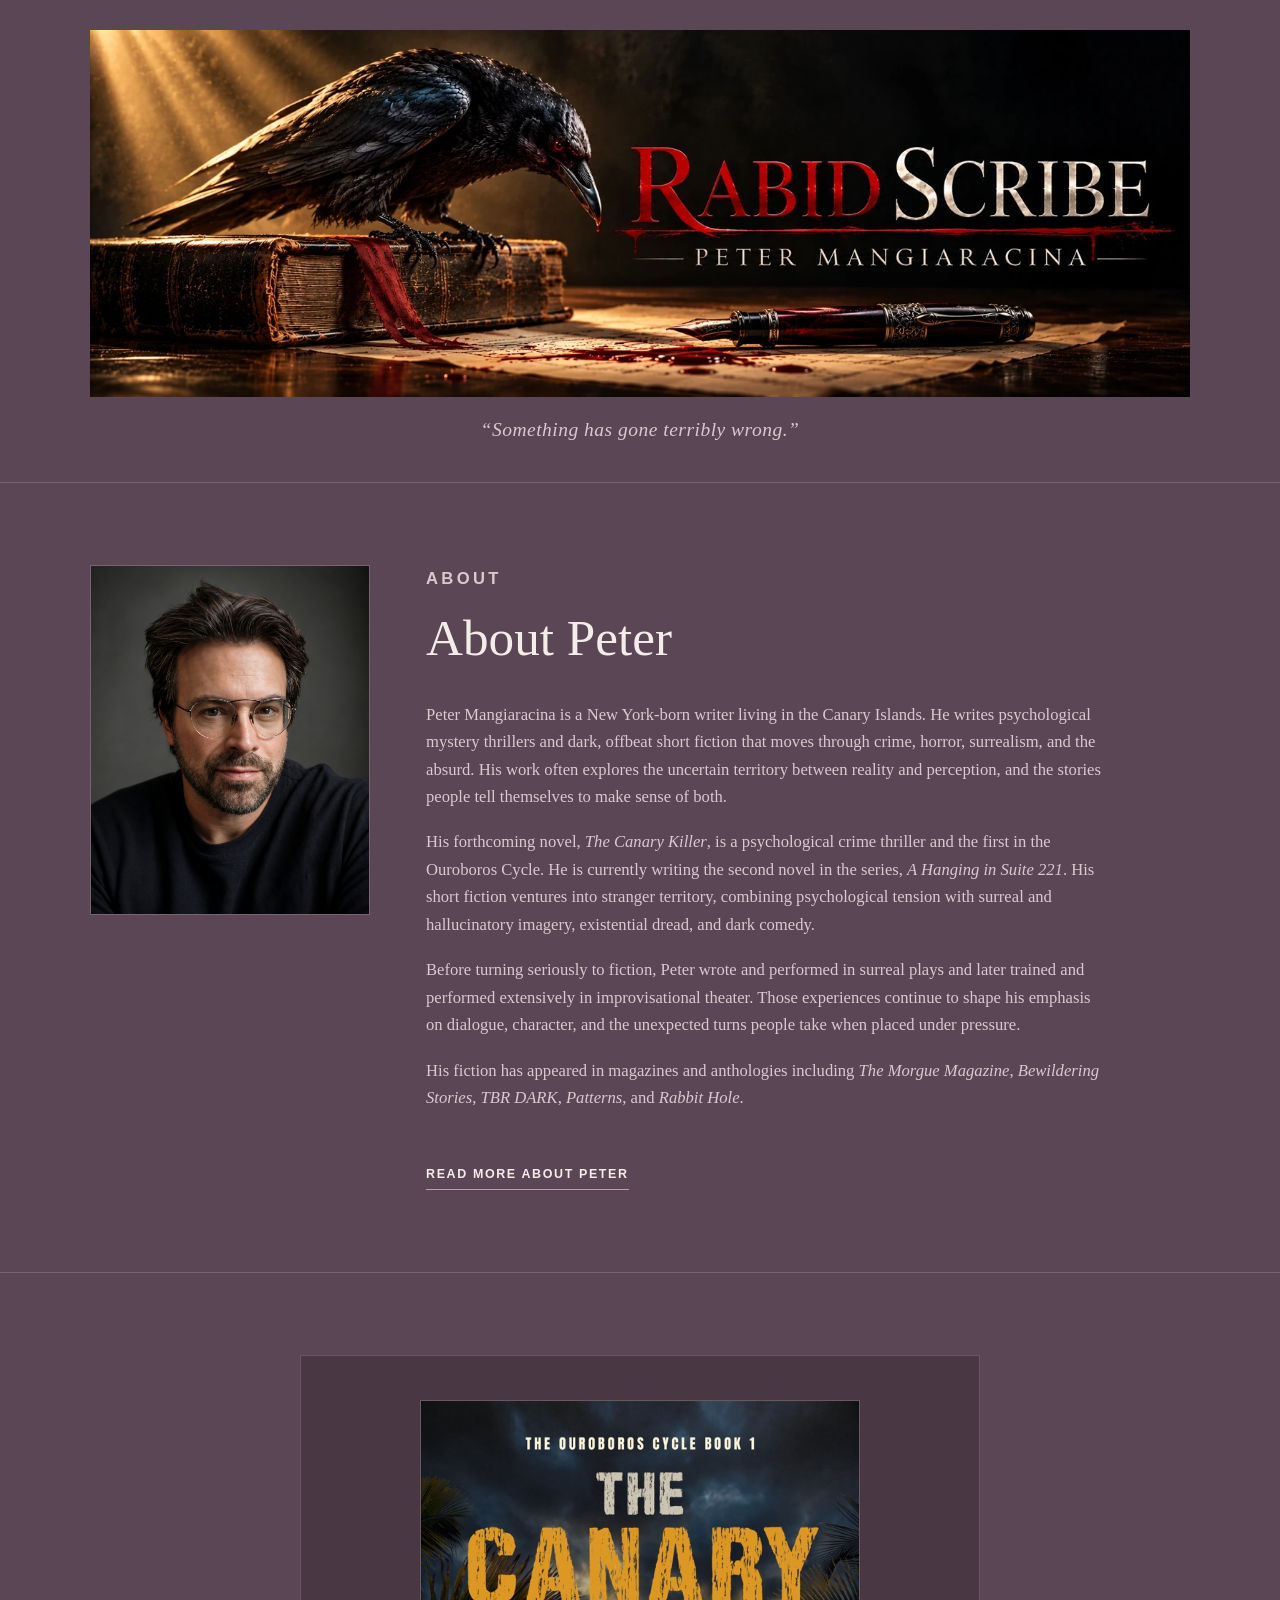
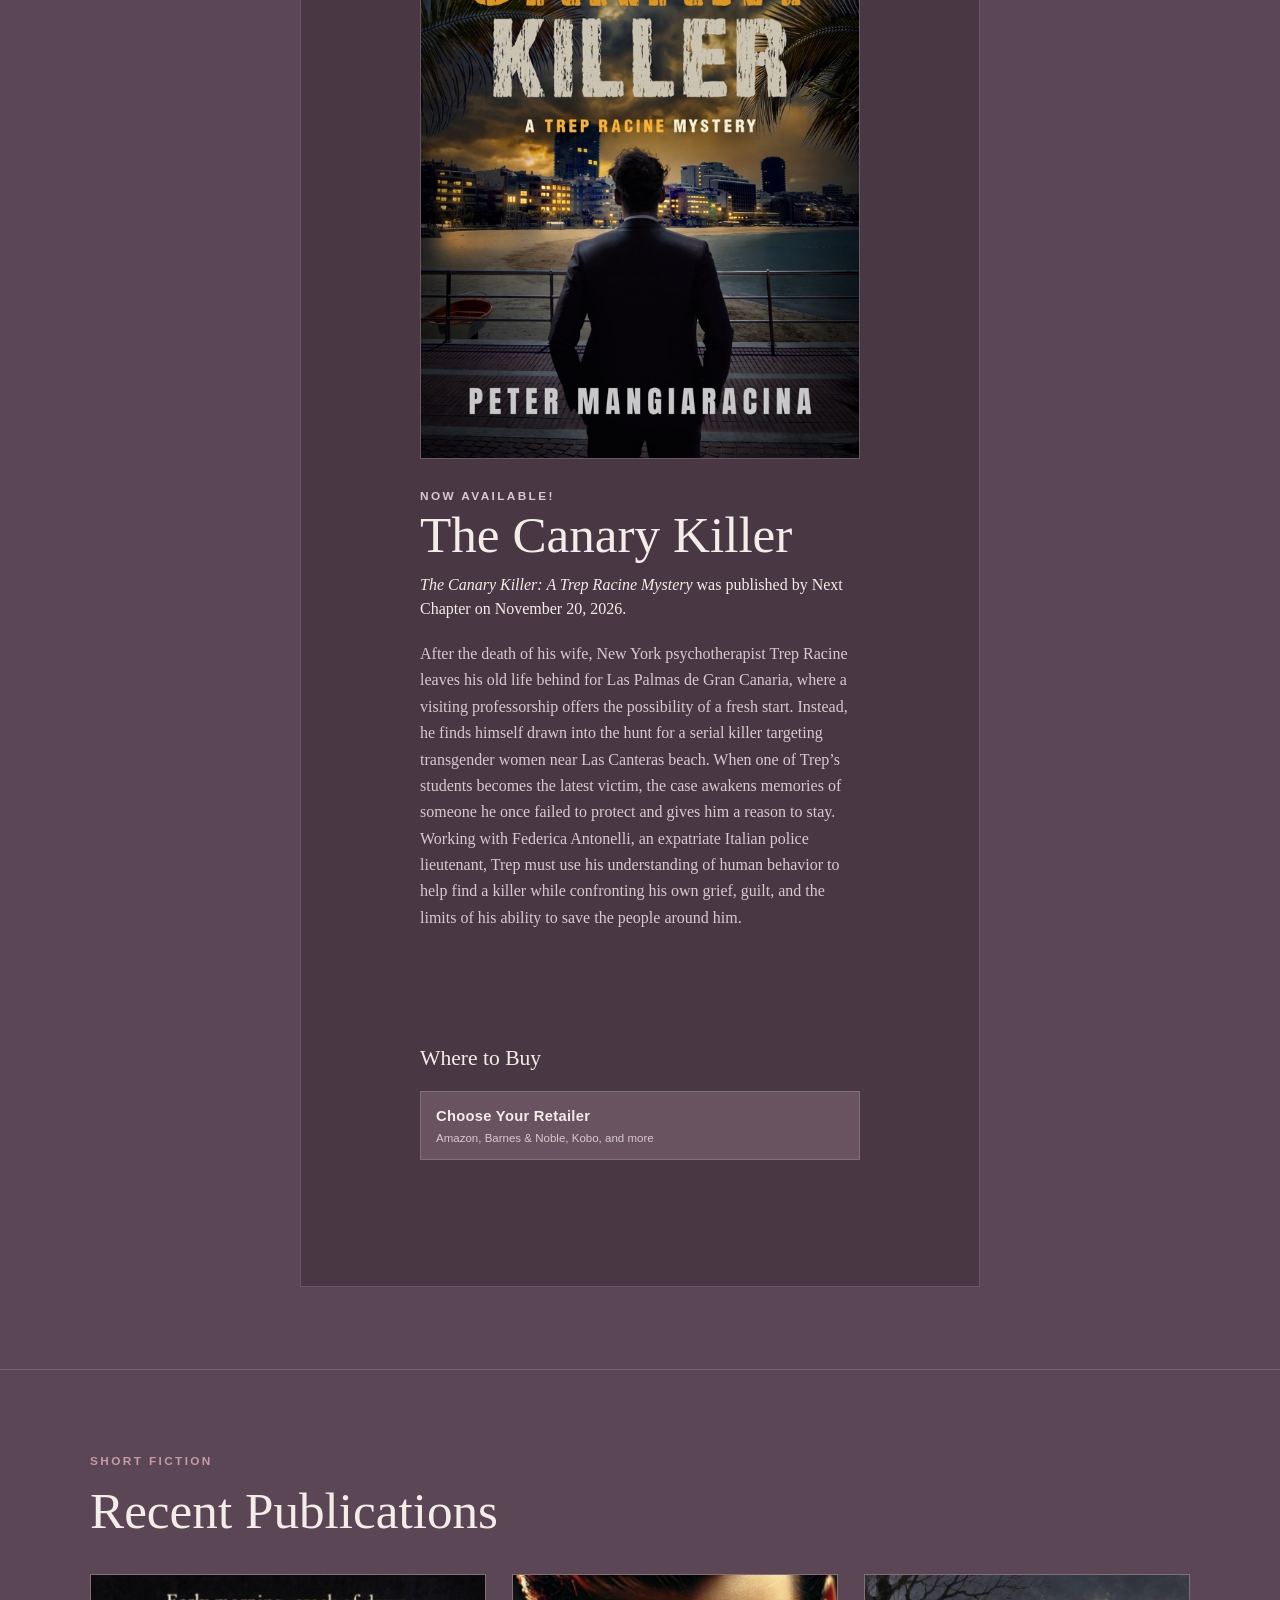
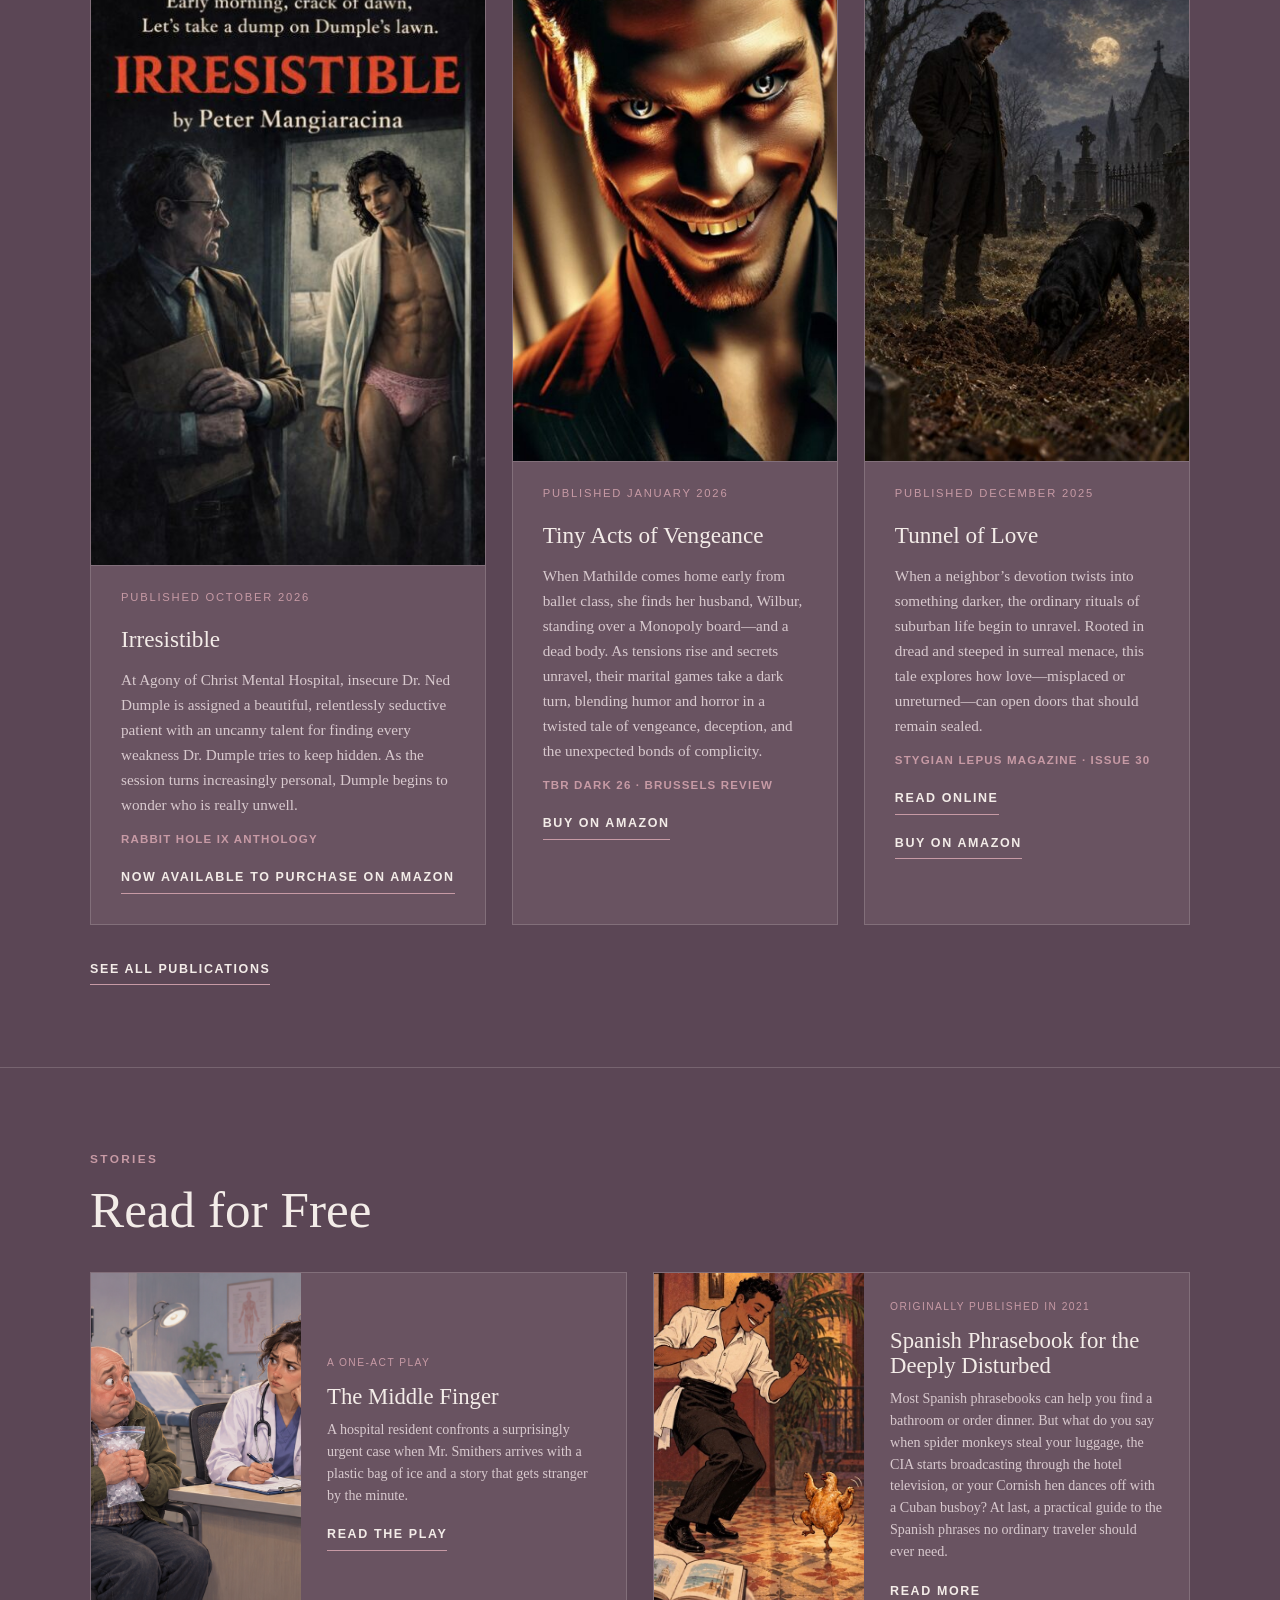
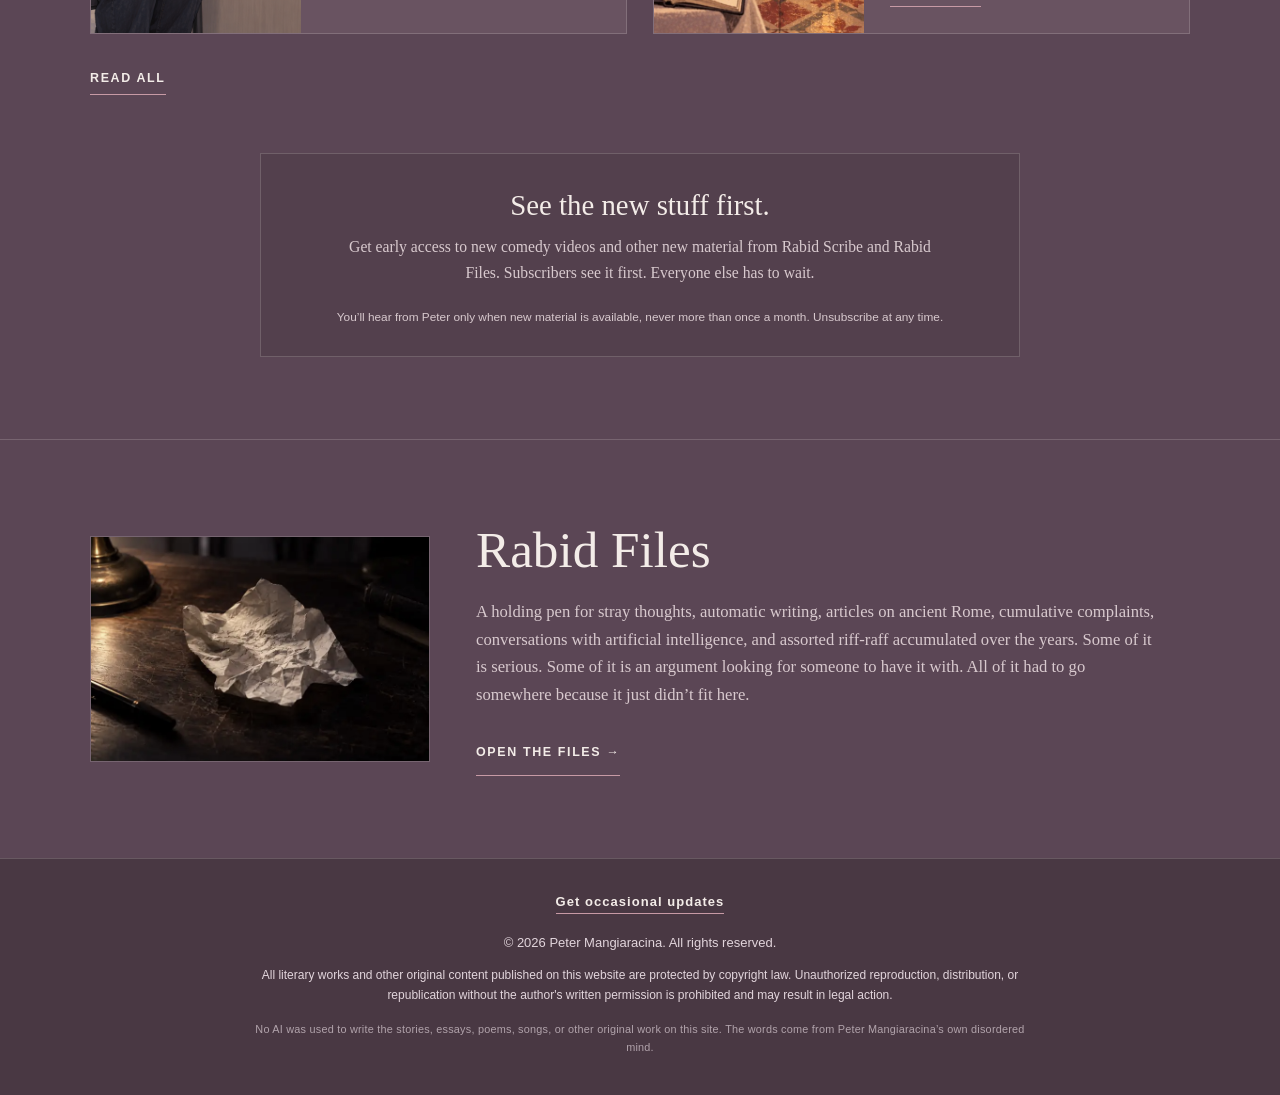
<file: index.html>
<!doctype html>
<html lang="en">
<head>
<!-- Google tag (gtag.js) -->
<script async src="https://www.googletagmanager.com/gtag/js?id=G-Y4BEP2RV5D"></script>
<script>
  window.dataLayer = window.dataLayer || [];
  function gtag(){dataLayer.push(arguments);}
  gtag('js', new Date());
  gtag('config', 'G-Y4BEP2RV5D');
</script>
  <meta charset="utf-8">  <meta name="viewport" content="width=device-width,initial-scale=1">  <title>Rabid Scribe | Peter Mangiaracina</title>  <meta name="description" content="Rabid Scribe, the author website of Peter Mangiaracina.">  <style>    :root{--bg:#5b4655;--panel:#695361;--panel-dark:#493843;--text:#f3ece8;--muted:#d8c9ce;--accent:#c79aa5;--line:rgba(243,236,232,.18)}    *{box-sizing:border-box}html{scroll-behavior:smooth}body{margin:0;background:var(--bg);color:var(--text);font-family:Georgia,'Times New Roman',serif;line-height:1.65}.wrap{width:min(1100px,calc(100% - 40px));margin:0 auto}    header{padding:64px 0 52px;text-align:center;border-bottom:1px solid var(--line)}h1{margin:0;font-size:clamp(2.6rem,7vw,5.4rem);line-height:1;font-weight:500;letter-spacing:.015em}.role{margin:16px 0 0;font-family:Arial,Helvetica,sans-serif;font-size:.82rem;letter-spacing:.28em;text-transform:uppercase;color:var(--muted)}.site-motto{margin:17px 0 0;font-size:clamp(1rem,2vw,1.22rem);font-style:italic;letter-spacing:.025em;color:var(--muted)}    section{padding:82px 0}section+section{border-top:1px solid var(--line)}h2{margin:0 0 34px;font-size:clamp(2rem,4vw,3.2rem);font-weight:500;line-height:1.1}.eyebrow{margin:0 0 12px;font-family:Arial,Helvetica,sans-serif;font-size:.74rem;font-weight:700;letter-spacing:.2em;text-transform:uppercase;color:var(--accent)}    .bio{display:grid;grid-template-columns:280px 1fr;gap:56px;align-items:start}.author-photo{display:block;width:100%;aspect-ratio:4/5;object-fit:cover;border:1px solid var(--line)}.bio-copy p{max-width:680px;margin:0 0 18px;font-size:1.04rem;color:var(--muted)}    .feature{display:grid;grid-template-columns:260px 1fr;gap:46px;align-items:center;background:var(--panel-dark);padding:44px;border:1px solid var(--line)}.book-cover{display:block;width:100%;height:auto;border:1px solid var(--line)}.feature h2{margin-bottom:10px}.pubdate{margin:0 0 20px!important;font-family:Arial,Helvetica,sans-serif;font-size:.78rem;font-weight:700;letter-spacing:.14em;text-transform:uppercase;color:var(--accent)!important}.feature p{margin:0;max-width:650px;color:var(--muted)}.publication-date{margin:0 0 20px!important;color:var(--text)!important;font-size:1rem;line-height:1.5}.where-to-buy{max-width:650px;margin-top:28px}.where-to-buy h3{margin:0 0 14px;font-size:1.35rem;font-weight:500}.retailer-grid{display:grid;grid-template-columns:repeat(auto-fit,minmax(min(100%,210px),1fr));gap:12px}.retailer-link{display:flex;min-height:68px;flex-direction:column;justify-content:center;gap:3px;padding:12px 15px;background:var(--panel);border:1px solid var(--line);color:var(--text);text-decoration:none;transition:background-color .15s ease,border-color .15s ease}.retailer-link:hover{background:var(--panel-dark);border-color:var(--accent)}.retailer-link:focus-visible{outline:2px solid var(--accent);outline-offset:3px}.retailer-link span{font-family:Arial,Helvetica,sans-serif;font-size:.92rem;font-weight:700;letter-spacing:.02em}.retailer-link small{color:var(--muted);font-family:Arial,Helvetica,sans-serif;font-size:.72rem;line-height:1.35}@media(prefers-reduced-motion:reduce){.retailer-link{transition:none}}.publishing-update{max-width:650px;margin-top:26px;padding:20px 22px 21px;background:rgba(105,83,97,.42);border:1px solid var(--line);border-left:3px solid var(--accent)}.feature .publishing-update-label{margin:0 0 8px;font-family:Arial,Helvetica,sans-serif;font-size:.68rem;font-weight:700;letter-spacing:.16em;text-transform:uppercase;color:var(--accent)}.feature .publishing-update-title{margin:0 0 7px;color:var(--text);font-size:1.04rem;line-height:1.4}.feature .publishing-update-copy{margin:0;color:var(--muted);font-size:.9rem;line-height:1.58}    .grid{display:grid;grid-template-columns:repeat(3,1fr);gap:26px}.card{min-height:230px;padding:30px;background:var(--panel);border:1px solid var(--line);display:flex;flex-direction:column;justify-content:flex-end}.card .kind{margin-bottom:auto;font-family:Arial,Helvetica,sans-serif;font-size:.7rem;letter-spacing:.16em;text-transform:uppercase;color:var(--accent)}.card h3{margin:38px 0 8px;font-size:1.45rem;font-weight:500}.card p{margin:0;color:var(--muted);font-size:.95rem}.card-image{display:block;flex:0 0 auto;width:calc(100% + 60px);height:auto;margin:-30px -30px 0;object-fit:contain;border-bottom:1px solid var(--line)}.publication-card{display:block;padding:0 30px 30px}.publication-card .card-image{margin:0 -30px}.publication-card .kind{display:block;margin:22px 0 0}.publication-card h3{margin:14px 0 8px}.publication-card .venue{margin-top:13px;font-family:Arial,Helvetica,sans-serif;font-size:.72rem;font-weight:700;letter-spacing:.1em;text-transform:uppercase;color:var(--accent)}.publication-card .availability{margin-top:10px;font-size:.88rem}.publication-card .more{display:block;width:max-content;margin-top:18px}.free-read-grid{display:grid;grid-template-columns:repeat(2,minmax(0,1fr));gap:26px}.free-read-card{display:grid;grid-template-columns:210px minmax(0,1fr);align-items:stretch;min-height:250px;background:var(--panel);border:1px solid var(--line);overflow:hidden}.free-read-image{display:block;width:100%;height:100%;min-height:100%;object-fit:cover;object-position:center}.free-read-copy{display:flex;flex-direction:column;align-items:flex-start;justify-content:center;padding:26px}.free-read-copy .kind{font-family:Arial,Helvetica,sans-serif;font-size:.64rem;letter-spacing:.14em;text-transform:uppercase;color:var(--accent)}.free-read-copy h3{margin:12px 0 10px;font-size:1.42rem;font-weight:500;line-height:1.1}.free-read-copy p{margin:0;color:var(--muted);font-size:.88rem;line-height:1.55}.free-read-copy .more{margin-top:18px}.more[aria-disabled=true]{pointer-events:none}    .more{display:inline-block;margin-top:34px;color:var(--text);font-family:Arial,Helvetica,sans-serif;font-size:.78rem;font-weight:700;letter-spacing:.13em;text-transform:uppercase;text-decoration:none;border-bottom:1px solid var(--accent);padding-bottom:5px}footer{border-top:1px solid var(--line);padding:40px 0 52px;text-align:center;color:var(--muted);font-family:Arial,Helvetica,sans-serif;font-size:.78rem}.ai-writing-note{max-width:780px;margin:14px auto 0;font-size:.68rem;line-height:1.65;letter-spacing:.02em;opacity:.68}    @media(max-width:820px){.free-read-grid{grid-template-columns:1fr}.free-read-card{grid-template-columns:210px minmax(0,1fr)}}    @media(max-width:720px){.wrap{width:min(100% - 30px,1100px)}header{padding:48px 0 40px}section{padding:62px 0}.bio,.feature{grid-template-columns:1fr;gap:30px}.author-photo{max-width:320px;margin-left:auto;margin-right:auto}.feature{padding:28px}.book-cover{max-width:260px;margin-left:auto;margin-right:auto}.publishing-update{padding:18px 19px 19px}.grid{grid-template-columns:1fr;gap:20px}.card{min-height:190px}}    @media(max-width:480px){.free-read-card{grid-template-columns:1fr}.free-read-image{width:100%;height:auto;aspect-ratio:1}.free-read-copy{padding:26px}}  
    /* Homepage banner: preserve the complete approved artwork at all widths. */
    .home-banner{display:block;width:100%;height:auto;object-fit:contain}
    .visually-hidden{position:absolute;width:1px;height:1px;padding:0;margin:-1px;overflow:hidden;clip:rect(0,0,0,0);white-space:nowrap;border:0}
    header{padding:30px 0 36px}
    @media(max-width:720px){header{padding:18px 0 26px}.site-motto{margin-top:12px}}
    /* Feature book: give the cover the lead, then keep all copy aligned to its width. */
    .feature{max-width:680px;margin-left:auto;margin-right:auto;display:flex;flex-direction:column;align-items:center;gap:28px}
    .feature>.book-cover{width:min(100%,440px);max-width:440px;margin:0 auto}
    .feature>div{width:min(100%,440px);max-width:440px}
    .feature>div>p{max-width:none}
    .feature .where-to-buy,.feature .publishing-update{max-width:none;width:100%}
    /* Rabid Files: keep the homepage typography, palette, and section spacing. */
    .rabid-files{display:grid;grid-template-columns:340px minmax(0,1fr);gap:46px;align-items:center}
    .rabid-files-artwork{display:block;line-height:0}
    .rabid-files-image{display:block;width:100%;height:auto;aspect-ratio:3/2;object-fit:cover;border:1px solid var(--line);filter:saturate(.65)}
    .rabid-files-copy h2{margin-bottom:20px}
    .rabid-files-copy p{max-width:680px;margin:0;color:var(--muted);font-size:1.04rem}
    .rabid-files-copy .more{margin-top:24px;padding-top:10px;padding-bottom:10px;min-height:44px}
    .rabid-files a:focus-visible{outline:2px solid var(--accent);outline-offset:6px}
    .rabid-files-copy .more:hover{color:var(--accent)}
    @media(max-width:820px){.rabid-files{grid-template-columns:1fr;gap:30px}.rabid-files-artwork{width:min(100%,420px);margin-left:auto;margin-right:auto}}
</style>
<style>.middle-finger-home-image{object-position:18% center}</style>
<style>
  .mailing-note{max-width:760px;margin:58px auto 0;padding:34px 38px 30px;border:1px solid var(--line);background:rgba(73,56,67,.42);text-align:center}
  .mailing-note h3{margin:0 0 10px;font-size:clamp(1.35rem,3vw,1.8rem);font-weight:500;line-height:1.25}
  .mailing-note-intro{max-width:620px;margin:0 auto 22px;color:var(--muted);font-size:.98rem}
  .mailing-note-reassurance{max-width:620px;margin:16px auto 0;color:var(--muted);font-family:Arial,Helvetica,sans-serif;font-size:.74rem;line-height:1.55}
  .mailing-note .formkit-form{max-width:560px!important;margin:0 auto!important;padding:0!important;background:transparent!important;border:0!important;box-shadow:none!important}
  .mailing-note .formkit-fields{display:flex!important;flex-wrap:nowrap!important;align-items:stretch!important;gap:10px!important}
  .mailing-note .formkit-field{flex:1 1 auto!important;margin:0!important}
  .mailing-note .formkit-input{width:100%!important;min-height:48px!important;margin:0!important;padding:12px 14px!important;border:1px solid rgba(243,236,232,.34)!important;border-radius:0!important;background:#f6efea!important;color:#342833!important;font:400 .95rem Arial,Helvetica,sans-serif!important}
  .mailing-note .formkit-input:focus{outline:2px solid var(--accent)!important;outline-offset:2px!important}
  .mailing-note .formkit-submit{flex:0 0 auto!important;width:auto!important;min-height:48px!important;margin:0!important;padding:12px 20px!important;border:1px solid var(--accent)!important;border-radius:0!important;background:var(--panel-dark)!important;color:var(--text)!important;font:700 .72rem Arial,Helvetica,sans-serif!important;letter-spacing:.11em!important;text-transform:uppercase!important;cursor:pointer!important}
  .mailing-note .formkit-submit:hover{background:#3e2f39!important}
  .mailing-note .formkit-powered-by-convertkit-container{margin-top:12px!important;opacity:.72!important}
  .mailing-note .formkit-powered-by-convertkit{color:var(--muted)!important}
  @media(max-width:620px){.mailing-note{margin-top:46px;padding:28px 22px 26px}.mailing-note .formkit-fields{display:grid!important;grid-template-columns:1fr!important}.mailing-note .formkit-submit{width:100%!important}}
</style>
<link rel="canonical" href="https://rabidscribe.com/">
<link rel="icon" href="favicon.ico" sizes="any">
<link rel="icon" href="favicon-32x32.png" type="image/png" sizes="32x32">
<link rel="icon" href="favicon-16x16.png" type="image/png" sizes="16x16">
<link rel="apple-touch-icon" href="apple-touch-icon.png">
<link rel="manifest" href="site.webmanifest">
<link rel="stylesheet" href="site-footer.css?v=20261106">
</head>
<body>  <header>
<div class="wrap">
<h1 class="visually-hidden">Rabid Scribe | Peter Mangiaracina</h1>
<img class="home-banner" src="images/rabid-scribe-banner.webp" alt="Rabid Scribe, Peter Mangiaracina. A black raven perched on antique books beside handwritten pages and a fountain pen." width="1536" height="512" fetchpriority="high">
<p class="site-motto">“Something has gone terribly wrong.”</p>
</div>
</header>  <main>    <section>
<div class="wrap bio">      <img class="author-photo" src="images/AI%20Repair-Pro(AI%20Color)-1.jpeg" alt="Peter Mangiaracina">      <div class="bio-copy">
<p class="eyebrow">About</p>
<h2>About Peter</h2>        <p>Peter Mangiaracina is a New York-born writer living in the Canary Islands. He writes psychological mystery thrillers and dark, offbeat short fiction that moves through crime, horror, surrealism, and the absurd. His work often explores the uncertain territory between reality and perception, and the stories people tell themselves to make sense of both.</p>        <p>His forthcoming novel, <em>The Canary Killer</em>, is a psychological crime thriller and the first in the Ouroboros Cycle. He is currently writing the second novel in the series, <em>A Hanging in Suite 221</em>. His short fiction ventures into stranger territory, combining psychological tension with surreal and hallucinatory imagery, existential dread, and dark comedy.</p>        <p>Before turning seriously to fiction, Peter wrote and performed in surreal plays and later trained and performed extensively in improvisational theater. Those experiences continue to shape his emphasis on dialogue, character, and the unexpected turns people take when placed under pressure.</p>        <p>His fiction has appeared in magazines and anthologies including <em>The Morgue Magazine</em>, <em>Bewildering Stories</em>, <em>TBR DARK</em>, <em>Patterns</em>, and <em>Rabbit Hole</em>.</p>
<a class="more" href="biography.html">Read More About Peter</a>      </div>    </div>
</section>    <section>
<div class="wrap">
<div class="feature">      <img class="book-cover" src="images/the-canary-killer-final-cover.jpg" alt="The Canary Killer final cover">      <div>
<p class="eyebrow">NOW AVAILABLE!</p>
<h2>The Canary Killer</h2>
<p class="publication-date"><em>The Canary Killer: A Trep Racine Mystery</em> was published by Next Chapter on November 20, 2026.</p>
<p>After the death of his wife, New York psychotherapist Trep Racine leaves his old life behind for Las Palmas de Gran Canaria, where a visiting professorship offers the possibility of a fresh start. Instead, he finds himself drawn into the hunt for a serial killer targeting transgender women near Las Canteras beach. When one of Trep’s students becomes the latest victim, the case awakens memories of someone he once failed to protect and gives him a reason to stay. Working with Federica Antonelli, an expatriate Italian police lieutenant, Trep must use his understanding of human behavior to help find a killer while confronting his own grief, guilt, and the limits of his ability to save the people around him.</p>
<section class="where-to-buy" aria-labelledby="where-to-buy-title">
<h3 id="where-to-buy-title">Where to Buy</h3>
<div class="retailer-grid">
<a class="retailer-link" href="https://books2read.com/u/kZ81L8" target="_blank" rel="noopener noreferrer"><span>Choose Your Retailer</span><small>Amazon, Barnes &amp; Noble, Kobo, and more</small></a>
</div>
</section>
</div>    </div>
</div>
</section>    <section>
<div class="wrap">
<p class="eyebrow">Short Fiction</p>
<h2>Recent Publications</h2>
<div class="grid">      <article class="card publication-card">
<img class="card-image" src="images/irresistible.jpg?v=2" alt="Artwork for Irresistible">
<span class="kind">Published October 2026</span>
<h3>Irresistible</h3>
<p>At Agony of Christ Mental Hospital, insecure Dr. Ned Dumple is assigned a beautiful, relentlessly seductive patient with an uncanny talent for finding every weakness Dr. Dumple tries to keep hidden. As the session turns increasingly personal, Dumple begins to wonder who is really unwell.</p>
<p class="venue">Rabbit Hole IX Anthology</p>
<a class="more" href="https://www.amazon.com/Rabbit-Hole-Weirdness-Itself/dp/B0HLN7PBGK/ref=mp_s_a_1_1?crid=3OHHHPEMGNQMV&amp;dib=eyJ2IjoiMSJ9.[base64].1HyIuCyafpLo9Z_MULKTwWYlzn9rrlhrMdXEzWkK010&amp;dib_tag=se&amp;keywords=Rabbit+Hole+9&amp;qid=1793446427&amp;s=books&amp;sprefix=Rabbit+Hole+9+%2Cbooks%2C222&amp;sr=1-1" target="_blank" rel="noopener noreferrer">Now available to purchase on Amazon</a>
</article>      <article class="card publication-card">
<img class="card-image" src="images/tiny-acts-of-vengeance.jpg?v=2" alt="Artwork for Tiny Acts of Vengeance">
<span class="kind">Published January 2026</span>
<h3>Tiny Acts of Vengeance</h3>
<p>When Mathilde comes home early from ballet class, she finds her husband, Wilbur, standing over a Monopoly board—and a dead body. As tensions rise and secrets unravel, their marital games take a dark turn, blending humor and horror in a twisted tale of vengeance, deception, and the unexpected bonds of complicity.</p>
<p class="venue">TBR Dark 26 · Brussels Review</p>
<a class="more" href="https://www.amazon.com/TBR-Dark-26-Brussels-Review-ebook/dp/B0GJPTNPHF/" target="_blank" rel="noopener noreferrer">Buy on Amazon</a>
</article>      <article class="card publication-card">
<img class="card-image" src="images/tunnel-of-love.jpg?v=1" alt="Artwork for Tunnel of Love">
<span class="kind">Published December 2025</span>
<h3>Tunnel of Love</h3>
<p>When a neighbor’s devotion twists into something darker, the ordinary rituals of suburban life begin to unravel. Rooted in dread and steeped in surreal menace, this tale explores how love—misplaced or unreturned—can open doors that should remain sealed.</p>
<p class="venue">Stygian Lepus Magazine · Issue 30</p>
<a class="more" href="https://www.stygianlepus.com/edition-30/" target="_blank" rel="noopener noreferrer">Read Online</a>
<a class="more" href="https://www.amazon.com/dp/B0G64Z3NJT?ref=ppx_yo2ov_dt_b_fed_asin_title" target="_blank" rel="noopener noreferrer">Buy on Amazon</a>
</article>    </div>
<a class="more" href="publications.html">See All Publications</a>
</div>
</section>    <section id="read">
<div class="wrap">
<p class="eyebrow">Stories</p>
<h2>Read for Free</h2>
<div class="free-read-grid">      <article class="free-read-card">        <img class="free-read-image middle-finger-home-image" src="the-middle-finger-thumbnail.png" alt="A worried patient holding a bag of ice while a doctor listens in an office" width="1672" height="941">        <div class="free-read-copy">
<span class="kind">A One-Act Play</span>
<h3>The Middle Finger</h3>
<p>A hospital resident confronts a surprisingly urgent case when Mr. Smithers arrives with a plastic bag of ice and a story that gets stranger by the minute.</p>
<a class="more" href="the-middle-finger.html">Read the Play</a>
</div>      </article>
<article class="free-read-card">        <img class="free-read-image" src="images/spanish-phrasebook-thumbnail.jpg" alt="A Cuban busboy dancing with a tiny Cornish hen in a Havana restaurant" width="800" height="800">        <div class="free-read-copy">
<span class="kind">Originally published in 2021</span>
<h3>Spanish Phrasebook for the Deeply Disturbed</h3>
<p>Most Spanish phrasebooks can help you find a bathroom or order dinner. But what do you say when spider monkeys steal your luggage, the CIA starts broadcasting through the hotel television, or your Cornish hen dances off with a Cuban busboy? At last, a practical guide to the Spanish phrases no ordinary traveler should ever need.</p>
<a class="more" href="spanish-phrasebook-for-the-deeply-disturbed.html">Read More</a>
</div>
</article>    </div>
<a class="more" href="free-reads.html">Read All</a>
<aside class="mailing-note" aria-labelledby="mailing-note-title">
<h3 id="mailing-note-title">See the new stuff first.</h3>
<p class="mailing-note-intro">Get early access to new comedy videos and other new material from Rabid Scribe and Rabid Files. Subscribers see it first. Everyone else has to wait.</p>
<script async data-uid="f754d7a945" src="https://rabid-scribe.kit.com/f754d7a945/index.js"></script>
<noscript><p><a class="more" href="https://rabid-scribe.kit.com/f754d7a945">Join the mailing list</a></p></noscript>
<p class="mailing-note-reassurance">You’ll hear from Peter only when new material is available, never more than once a month. Unsubscribe at any time.</p>
</aside>
</div>
</section>  
    <section id="rabid-files" aria-labelledby="rabid-files-title">
      <div class="wrap rabid-files">
        <a class="rabid-files-artwork" href="https://rabidfiles.rabidscribe.com/" aria-label="Open the Rabid Files archive">
          <img class="rabid-files-image" src="images/rabid-files-desk.webp" alt="A crumpled handwritten page on a lamplit wooden desk" width="720" height="480" loading="lazy" decoding="async">
        </a>
        <div class="rabid-files-copy">
          <h2 id="rabid-files-title">Rabid Files</h2>
          <p>A holding pen for stray thoughts, automatic writing, articles on ancient Rome, cumulative complaints, conversations with artificial intelligence, and assorted riff-raff accumulated over the years. Some of it is serious. Some of it is an argument looking for someone to have it with. All of it had to go somewhere because it just didn’t fit here.</p>
          <a class="more" href="https://rabidfiles.rabidscribe.com/">Open the files <span aria-hidden="true">→</span>
</a>
        </div>
      </div>
    </section>
  </main>  <footer class="site-copyright">
  <div class="site-copyright-inner">
    <p class="site-updates"><a href="index.html#mailing-note-title">Get occasional updates</a></p>
    <p class="site-copyright-line">© 2026 Peter Mangiaracina. All rights reserved.</p>
    <p class="site-copyright-terms">All literary works and other original content published on this website are protected by copyright law. Unauthorized reproduction, distribution, or republication without the author's written permission is prohibited and may result in legal action.</p>
    <p class="ai-writing-note">No AI was used to write the stories, essays, poems, songs, or other original work on this site. The words come from Peter Mangiaracina’s own disordered mind.</p>
  </div>
</footer>
</body>
</html>
</file>
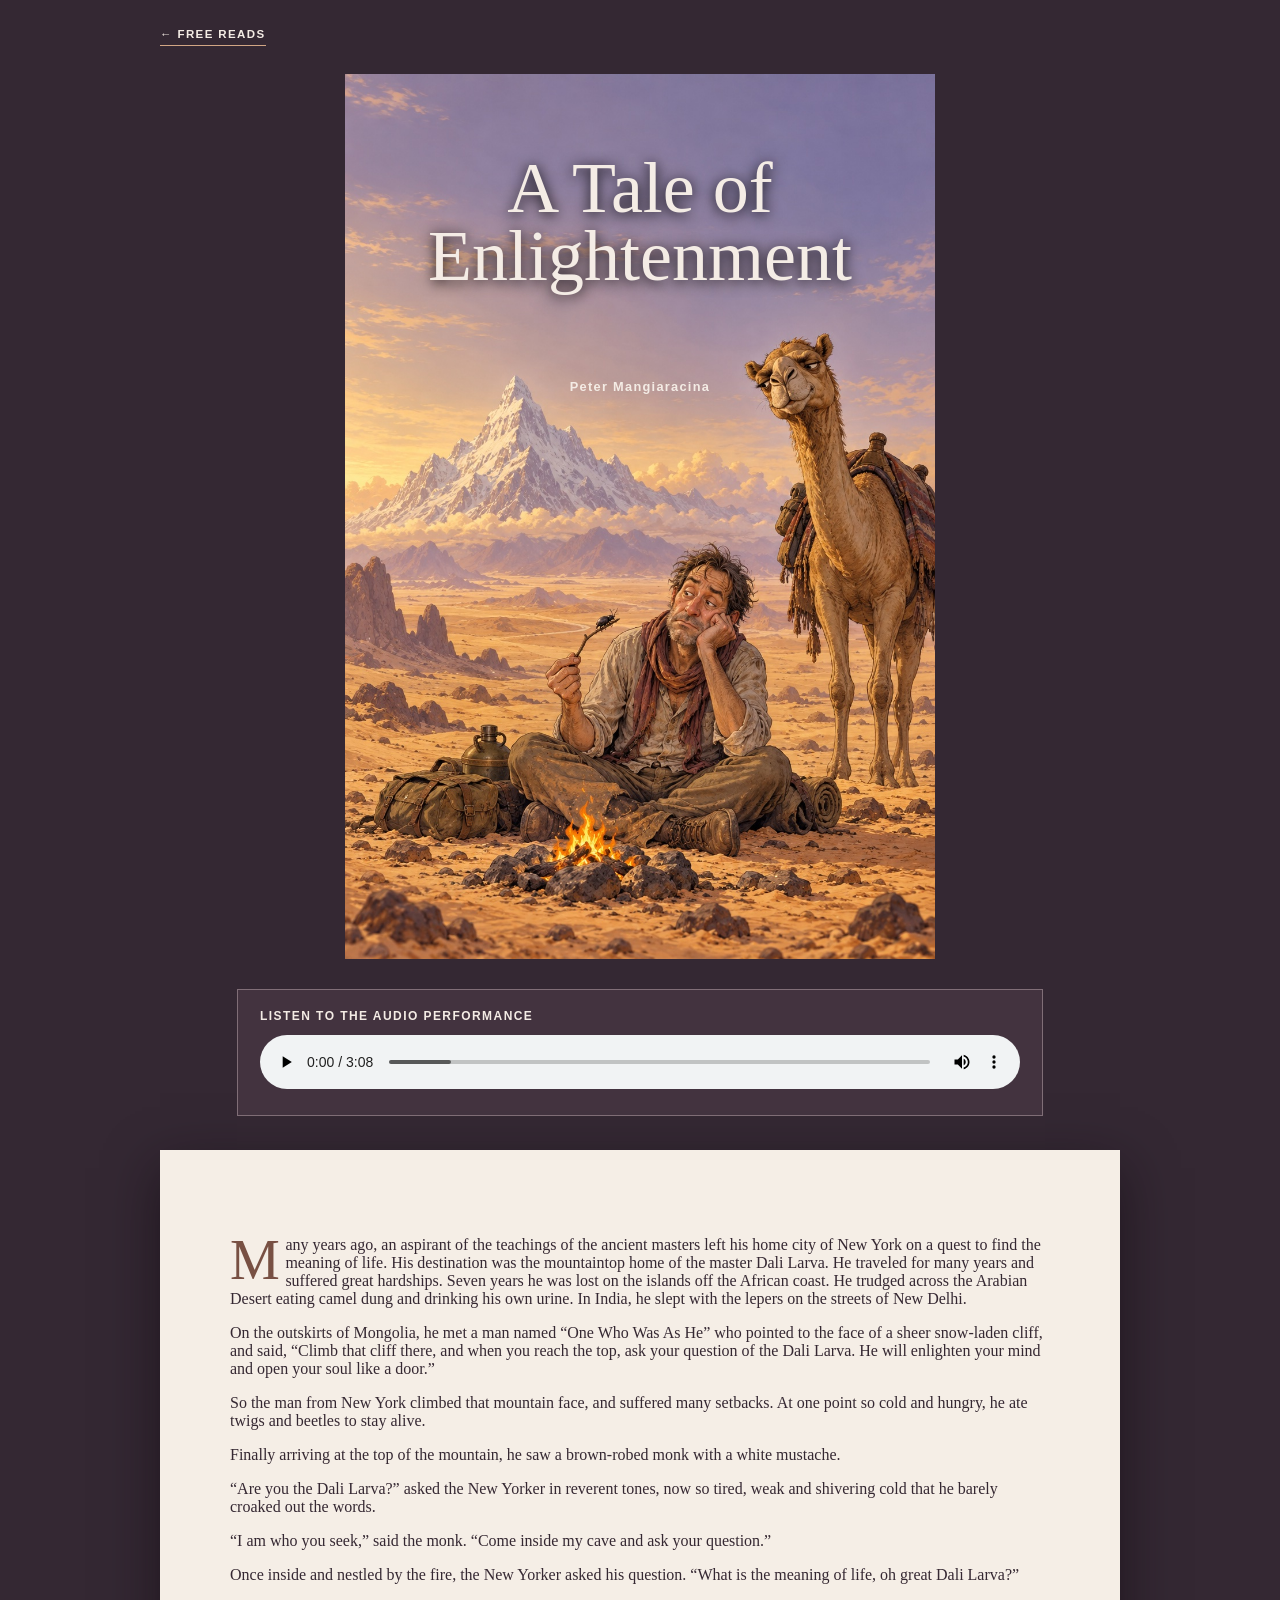
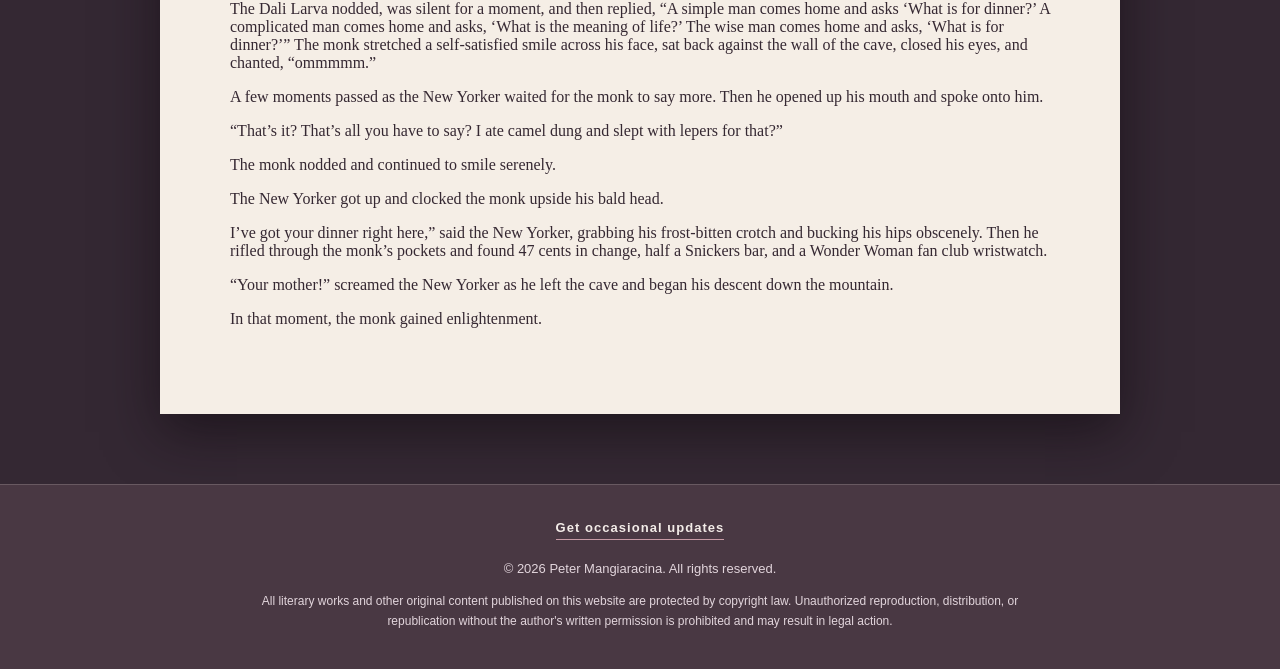
<file: a-tale-of-enlightenment.html>
<!doctype html><html lang="en"><head>
<!-- Google tag (gtag.js) -->
<script async src="https://www.googletagmanager.com/gtag/js?id=G-Y4BEP2RV5D"></script>
<script>
  window.dataLayer = window.dataLayer || [];
  function gtag(){dataLayer.push(arguments);}
  gtag('js', new Date());
  gtag('config', 'G-Y4BEP2RV5D');
</script>
<meta charset="utf-8"><meta name="viewport" content="width=device-width,initial-scale=1"><title>A Tale of Enlightenment | Peter Mangiaracina</title><style>body{margin:0;background:#342833;color:#f4ece5;font-family:Georgia,serif}.w{width:min(960px,calc(100% - 32px));margin:auto}.back{display:inline-block;margin:28px 0;color:#f4ece5;font:700 .72rem Arial,sans-serif;letter-spacing:.12em;text-transform:uppercase;text-decoration:none;border-bottom:1px solid #d1a685;padding-bottom:5px}.cover{position:relative;max-width:590px;margin:0 auto 30px}.cover img{width:100%;display:block}.cover h1{position:absolute;top:9%;left:8%;right:8%;margin:0;text-align:center;text-shadow:0 2px 14px #000;font-size:clamp(2rem,6vw,4.5rem);font-weight:400;line-height:.95}.by{position:absolute;top:33%;left:0;right:0;text-align:center;font:700 .8rem Arial,sans-serif;letter-spacing:.1em}.audio{max-width:760px;margin:0 auto 22px;padding:19px 22px;background:#43333f;border:1px solid #806e77;line-height:1.5}.audio p{margin:0 0 12px;font:700 .75rem Arial,sans-serif;letter-spacing:.12em;text-transform:uppercase}.audio audio{width:100%}.paper{max-width:860px;margin:34px auto 70px;padding:clamp(28px,6vw,70px);background:#f5eee6;color:#352832;box-shadow:0 18px 50px #100a1099}.paper .page{display:block;min-height:0;padding:0;margin:0;background:transparent}.paper .page p{font-size:1.08rem;line-height:1.72;margin:0 0 1em}.paper .lead:first-letter{float:left;margin:.06em .1em 0 0;color:#785043;font-size:3.5em;line-height:.75}.paper .folio{display:none}(max-width:600px){.cover h1{font-size:2.15rem}.paper{padding:26px 22px}.paper .page p{font-size:1rem}}</style><link rel="canonical" href="https://rabidscribe.com/a-tale-of-enlightenment.html">
<link rel="stylesheet" href="site-footer.css?v=20261106">
</head><body><main class="w"><a class="back" href="free-reads.html">← Free Reads</a><section class="cover"><img src="a-tale-of-enlightenment-cover.jpg" alt="Cover art for A Tale of Enlightenment"><h1>A Tale of Enlightenment</h1><p class="by">Peter Mangiaracina</p></section><section class="audio"><p>Listen to the audio performance</p><audio controls preload="metadata"><source src="a-tale-of-enlightenment-audio-performance.wav?v=96c3cbf" type="audio/wav">Your browser does not support audio playback.</audio></section><article class="paper"><p class="lead">Many years ago, an aspirant of the teachings of the ancient masters left his home city of New York on a quest to find the meaning of life. His destination was the mountaintop home of the master Dali Larva. He traveled for many years and suffered great hardships. Seven years he was lost on the islands off the African coast. He trudged across the Arabian Desert eating camel dung and drinking his own urine. In India, he slept with the lepers on the streets of New Delhi.</p>
<p>On the outskirts of Mongolia, he met a man named “One Who Was As He” who pointed to the face of a sheer snow-laden cliff, and said, “Climb that cliff there, and when you reach the top, ask your question of the Dali Larva. He will enlighten your mind and open your soul like a door.”</p><p>So the man from New York climbed that mountain face, and suffered many setbacks. At one point so cold and hungry, he ate twigs and beetles to stay alive.</p>
<p>Finally arriving at the top of the mountain, he saw a brown-robed monk with a white mustache.</p><p>“Are you the Dali Larva?” asked the New Yorker in reverent tones, now so tired, weak and shivering cold that he barely croaked out the words.</p><p>“I am who you seek,” said the monk. “Come inside my cave and ask your question.”</p><p>Once inside and nestled by the fire, the New Yorker asked his question. “What is the meaning of life, oh great Dali Larva?”</p>
<p>The Dali Larva nodded, was silent for a moment, and then replied, “A simple man comes home and asks ‘What is for dinner?’ A complicated man comes home and asks, ‘What is the meaning of life?’ The wise man comes home and asks, ‘What is for dinner?’” The monk stretched a self-satisfied smile across his face, sat back against the wall of the cave, closed his eyes, and chanted, “ommmmm.”</p><p>A few moments passed as the New Yorker waited for the monk to say more. Then he opened up his mouth and spoke onto him.</p>
<p>“That’s it? That’s all you have to say? I ate camel dung and slept with lepers for that?”</p><p>The monk nodded and continued to smile serenely.</p><p>The New Yorker got up and clocked the monk upside his bald head.</p><p>I’ve got your dinner right here,” said the New Yorker, grabbing his frost-bitten crotch and bucking his hips obscenely. Then he rifled through the monk’s pockets and found 47 cents in change, half a Snickers bar, and a Wonder Woman fan club wristwatch.</p>
<p>“Your mother!” screamed the New Yorker as he left the cave and began his descent down the mountain.</p><p>In that moment, the monk gained enlightenment.</p></article></main><footer class="site-copyright">
  <div class="site-copyright-inner">
    <p class="site-updates"><a href="index.html#mailing-note-title">Get occasional updates</a></p>
    <p class="site-copyright-line">© 2026 Peter Mangiaracina. All rights reserved.</p>
    <p class="site-copyright-terms">All literary works and other original content published on this website are protected by copyright law. Unauthorized reproduction, distribution, or republication without the author's written permission is prohibited and may result in legal action.</p>
  </div>
</footer>
</body></html>
</file>
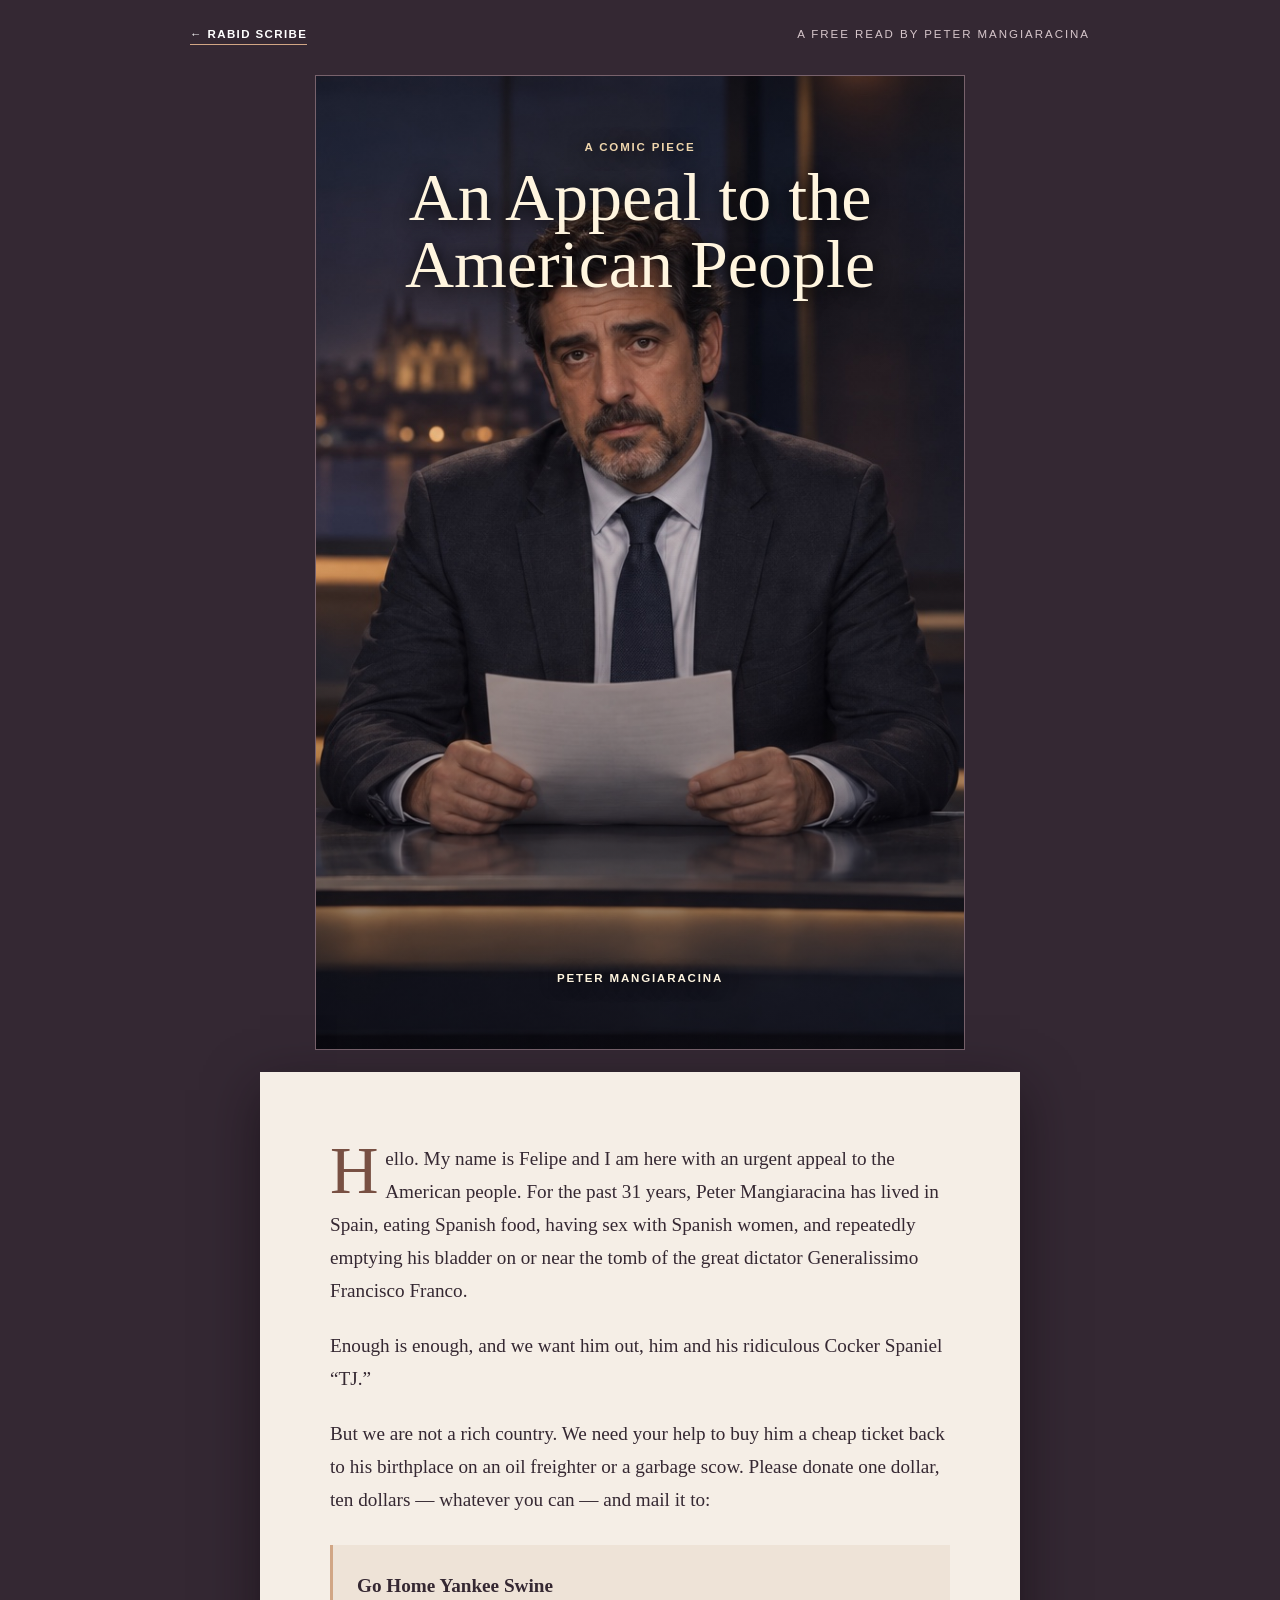
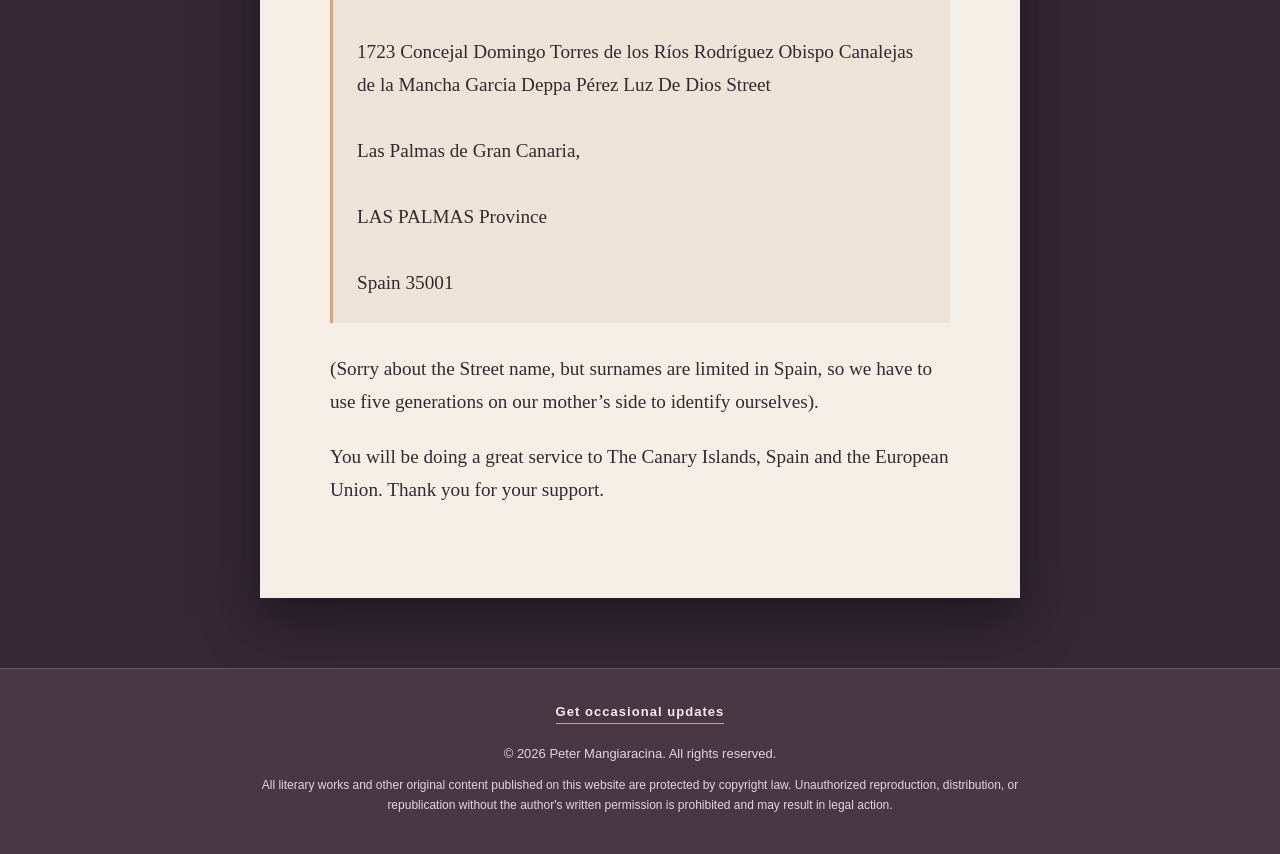
<file: an-appeal-to-the-american-people.html>
<!doctype html>
<html lang="en">
<head>
<!-- Google tag (gtag.js) -->
<script async src="https://www.googletagmanager.com/gtag/js?id=G-Y4BEP2RV5D"></script>
<script>
  window.dataLayer = window.dataLayer || [];
  function gtag(){dataLayer.push(arguments);}
  gtag('js', new Date());
  gtag('config', 'G-Y4BEP2RV5D');
</script>

<meta charset="utf-8"><meta name="viewport" content="width=device-width,initial-scale=1"><meta name="description" content="Read An Appeal to the American People by Peter Mangiaracina."><title>An Appeal to the American People | Peter Mangiaracina</title>
<style>
:root{--plum:#382b35;--plum-light:#5b4655;--paper:#f3ead8;--ink:#302924;--muted:#7e6d63;--gold:#b78d5a;--shadow:rgba(15,10,13,.42)}*{box-sizing:border-box}html{background:var(--plum);scroll-behavior:smooth}body{margin:0;min-height:100vh;color:#f4ede8;background:radial-gradient(circle at 50% 12%,#684f61 0,var(--plum-light) 34%,var(--plum) 100%);font-family:Georgia,'Times New Roman',serif}button,a{font:inherit}.reader-shell{width:min(1240px,calc(100% - 32px));margin:auto;padding:24px 0 40px}.reader-bar{display:flex;justify-content:space-between;gap:20px;margin-bottom:24px;font-family:Arial,Helvetica,sans-serif}.back{color:#e7d9dc;font-size:.72rem;font-weight:700;letter-spacing:.12em;text-decoration:none;text-transform:uppercase;border-bottom:1px solid rgba(231,217,220,.55);padding-bottom:4px}.byline{margin:0;color:#d6c6cb;font-size:.72rem;letter-spacing:.17em;text-transform:uppercase}.book-stage{display:grid;place-items:center;min-height:calc(100vh - 155px)}.book{width:100%}.cover-view{width:min(430px,88vw);margin:auto;filter:drop-shadow(0 28px 30px var(--shadow))}.cover{position:relative;aspect-ratio:2/3;overflow:hidden;background:#2b201e;border:1px solid rgba(255,255,255,.16)}.cover img{width:100%;height:100%;display:block;object-fit:cover}.cover:after{content:'';position:absolute;inset:0;background:linear-gradient(90deg,rgba(18,10,15,.58),rgba(18,10,15,.1) 68%,rgba(18,10,15,.42))}.cover-copy{position:absolute;z-index:1;inset:0;padding:9%;display:flex;flex-direction:column;align-items:center;text-align:center;text-shadow:0 2px 18px #000}.cover-kicker{margin:0 0 4%;font-family:Arial,Helvetica,sans-serif;font-size:clamp(.62rem,1.6vw,.78rem);font-weight:700;letter-spacing:.2em;text-transform:uppercase;color:#efd6ad}.cover h1{max-width:350px;margin:0;color:#fff5df;font-size:clamp(2rem,6.4vw,3.25rem);font-weight:500;line-height:.98}.cover-author{margin:auto 0 0;font-family:Arial,Helvetica,sans-serif;font-size:clamp(.7rem,1.8vw,.9rem);font-weight:700;letter-spacing:.18em;text-transform:uppercase;color:#fff5df}.open-book{display:block;margin:22px auto 0;padding:10px 0 7px;color:#f7eeea;background:none;border:0;border-bottom:1px solid var(--gold);font-family:Arial,Helvetica,sans-serif;font-size:.75rem;font-weight:700;letter-spacing:.15em;text-transform:uppercase;cursor:pointer}.spread-view{display:none}.book.is-open .cover-view{display:none}.book.is-open .spread-view{display:block;animation:reveal .42s ease both}@keyframes reveal{from{opacity:0;transform:translateY(10px)}to{opacity:1;transform:none}}.spread{position:relative;display:grid;grid-template-columns:1fr 1fr;max-width:1160px;margin:auto;background:var(--paper);color:var(--ink);box-shadow:0 30px 55px var(--shadow)}.spread:before{content:'';position:absolute;z-index:2;inset:0 auto 0 50%;width:34px;transform:translateX(-50%);pointer-events:none;background:linear-gradient(90deg,transparent,rgba(71,51,40,.18) 50%,transparent)}.page{position:relative;min-height:650px;padding:58px 64px 54px;background:linear-gradient(90deg,var(--paper),#f6eedf 96%);overflow:hidden}.page[hidden]{display:none!important}.page:nth-child(even){background:linear-gradient(90deg,#f6eedf 4%,var(--paper))}.page-inner{max-width:490px;margin:auto}.page p{margin:0 0 1em;font-size:clamp(.92rem,1.25vw,1.04rem);line-height:1.55}.lead:first-letter{float:left;margin:.06em .1em 0 0;color:#785043;font-size:3.5em;line-height:.75}.title-page{display:flex;align-items:center;text-align:center}.title-page h2{margin:0;color:#46332e;font-size:clamp(2.1rem,4vw,3.2rem);font-weight:500;line-height:1.02}.ornament{width:50px;height:1px;margin:30px auto;background:var(--gold)}.author{margin:24px 0 0!important;color:#5f463d;font-family:Arial,Helvetica,sans-serif;font-size:.72rem!important;font-weight:700;letter-spacing:.16em;text-transform:uppercase}.address{margin:1.25em 0;padding:1em 1.2em;background:rgba(126,109,99,.08);border-left:2px solid var(--gold);font-style:normal}.folio{position:absolute;bottom:22px;left:0;width:100%;text-align:center;color:#8b796d;font-family:Arial,Helvetica,sans-serif;font-size:.66rem;letter-spacing:.12em}.reader-controls{display:flex;justify-content:center;align-items:center;gap:24px;margin-top:24px;font-family:Arial,Helvetica,sans-serif}.nav-button{min-width:112px;padding:9px 14px;color:#f3e9e5;background:transparent;border:1px solid rgba(243,233,229,.38);font-size:.7rem;font-weight:700;letter-spacing:.13em;text-transform:uppercase;cursor:pointer}.nav-button:disabled{opacity:.35;cursor:default}.progress{min-width:120px;margin:0;color:#d8c9ce;font-size:.68rem;letter-spacing:.12em;text-align:center;text-transform:uppercase}.hint{margin:12px 0 0;color:#baaab0;font-family:Arial,Helvetica,sans-serif;font-size:.66rem;letter-spacing:.08em;text-align:center}:focus-visible{outline:2px solid #e7bb7d;outline-offset:5px}@media(max-width:900px){.page{padding:46px 42px 50px}}@media(max-width:700px){.reader-shell{width:min(100% - 22px,620px);padding-top:16px}.byline{display:none}.book-stage{min-height:0}.spread{display:block}.spread:before{display:none}.page{display:none;min-height:calc(100vh - 190px);padding:38px 30px 52px}.page.is-mobile-page{display:block}.title-page.is-mobile-page{display:flex}.page p{font-size:clamp(.94rem,3.7vw,1.04rem);line-height:1.58}.reader-controls{gap:12px}.nav-button{min-width:90px}.hint{display:none}}@media(prefers-reduced-motion:reduce){*{scroll-behavior:auto!important;animation:none!important;transition:none!important}}
</style><link rel="stylesheet" href="free-read-scroll.css"><link rel="canonical" href="https://rabidscribe.com/an-appeal-to-the-american-people.html">
<link rel="stylesheet" href="site-footer.css?v=20261106">
</head><body class="portrait-cover"><main class="reader-shell"><nav class="reader-bar" aria-label="Story navigation"><a class="back" href="index.html#read">← Rabid Scribe</a><p class="byline">A free read by Peter Mangiaracina</p></nav><div class="book-stage"><article class="book" id="book"><div class="cover-view"><div class="cover"><img src="images/an-appeal-to-the-american-people.jpg" alt="A somber fictional television news commentator at a studio desk"><div class="cover-copy"><p class="cover-kicker">A Comic Piece</p><h1>An Appeal to the American People</h1><p class="cover-author">Peter Mangiaracina</p></div></div><button class="open-book" id="openBook" type="button">Open Book</button></div><div class="spread-view"><div class="spread" id="spread" aria-live="polite"><section class="page" data-page="1"><div class="page-inner"><p class="lead">Hello. My name is Felipe and I am here with an urgent appeal to the American people. For the past 31 years, Peter Mangiaracina has lived in Spain, eating Spanish food, having sex with Spanish women, and repeatedly emptying his bladder on or near the tomb of the great dictator Generalissimo Francisco Franco.</p><p>Enough is enough, and we want him out, him and his ridiculous Cocker Spaniel &ldquo;TJ.&rdquo;</p></div><span class="folio">1</span></section><section class="page" data-page="2"><div class="page-inner"><p>But we are not a rich country. We need your help to buy him a cheap ticket back to his birthplace on an oil freighter or a garbage scow. Please donate one dollar, ten dollars &mdash; whatever you can &mdash; and mail it to:</p><p class="address"><strong>Go Home Yankee Swine</strong><br><br>1723 Concejal Domingo Torres de los Ríos Rodríguez Obispo Canalejas de la Mancha Garcia Deppa Pérez Luz De Dios Street<br><br>Las Palmas de Gran Canaria,<br><br>LAS PALMAS Province<br><br>Spain 35001</p></div><span class="folio">2</span></section><section class="page" data-page="3"><div class="page-inner"><p>(Sorry about the Street name, but surnames are limited in Spain, so we have to use five generations on our mother&rsquo;s side to identify ourselves).</p><p>You will be doing a great service to The Canary Islands, Spain and the European Union. Thank you for your support.</p></div><span class="folio">3</span></section></div><div class="reader-controls"><button class="nav-button" id="previous" type="button">Previous</button><p class="progress" id="progress">Pages 1–2 of 4</p><button class="nav-button" id="next" type="button">Next</button></div><p class="hint">Use the arrows or swipe to turn pages.</p></div></article></div></main><script>const book=document.getElementById('book'),pages=[...document.querySelectorAll('.page')],open=document.getElementById('openBook'),prev=document.getElementById('previous'),next=document.getElementById('next'),progress=document.getElementById('progress');let start=0,touchX=null;function mobile(){return matchMedia('(max-width:700px)').matches}function render(){const n=mobile()?1:2;pages.forEach((p,i)=>{p.hidden=!(i>=start&&i<start+n);p.classList.toggle('is-mobile-page',i>=start&&i<start+n)});const end=Math.min(start+n,pages.length);progress.textContent=mobile()?`Page ${start+1} of ${pages.length}`:`Pages ${start+1}–${end} of ${pages.length}`;prev.disabled=start===0;next.disabled=end>=pages.length}function turn(dir){const step=mobile()?1:2;start=Math.max(0,Math.min(start+dir*step,pages.length-1));render();document.getElementById('spread').scrollIntoView({block:'start',behavior:'smooth'})}open.addEventListener('click',()=>{book.classList.add('is-open');render()});prev.addEventListener('click',()=>turn(-1));next.addEventListener('click',()=>turn(1));addEventListener('resize',()=>{start=mobile()?Math.min(start,pages.length-1):start-start%2;render()});addEventListener('keydown',e=>{if(book.classList.contains('is-open')&&e.key==='ArrowRight')turn(1);if(book.classList.contains('is-open')&&e.key==='ArrowLeft')turn(-1)});document.getElementById('spread').addEventListener('touchstart',e=>touchX=e.changedTouches[0].screenX,{passive:true});document.getElementById('spread').addEventListener('touchend',e=>{if(touchX===null)return;const d=e.changedTouches[0].screenX-touchX;if(Math.abs(d)>45)turn(d<0?1:-1);touchX=null},{passive:true});render();</script><footer class="site-copyright">
  <div class="site-copyright-inner">
    <p class="site-updates"><a href="index.html#mailing-note-title">Get occasional updates</a></p>
    <p class="site-copyright-line">© 2026 Peter Mangiaracina. All rights reserved.</p>
    <p class="site-copyright-terms">All literary works and other original content published on this website are protected by copyright law. Unauthorized reproduction, distribution, or republication without the author's written permission is prohibited and may result in legal action.</p>
  </div>
</footer>
</body></html>
</file>
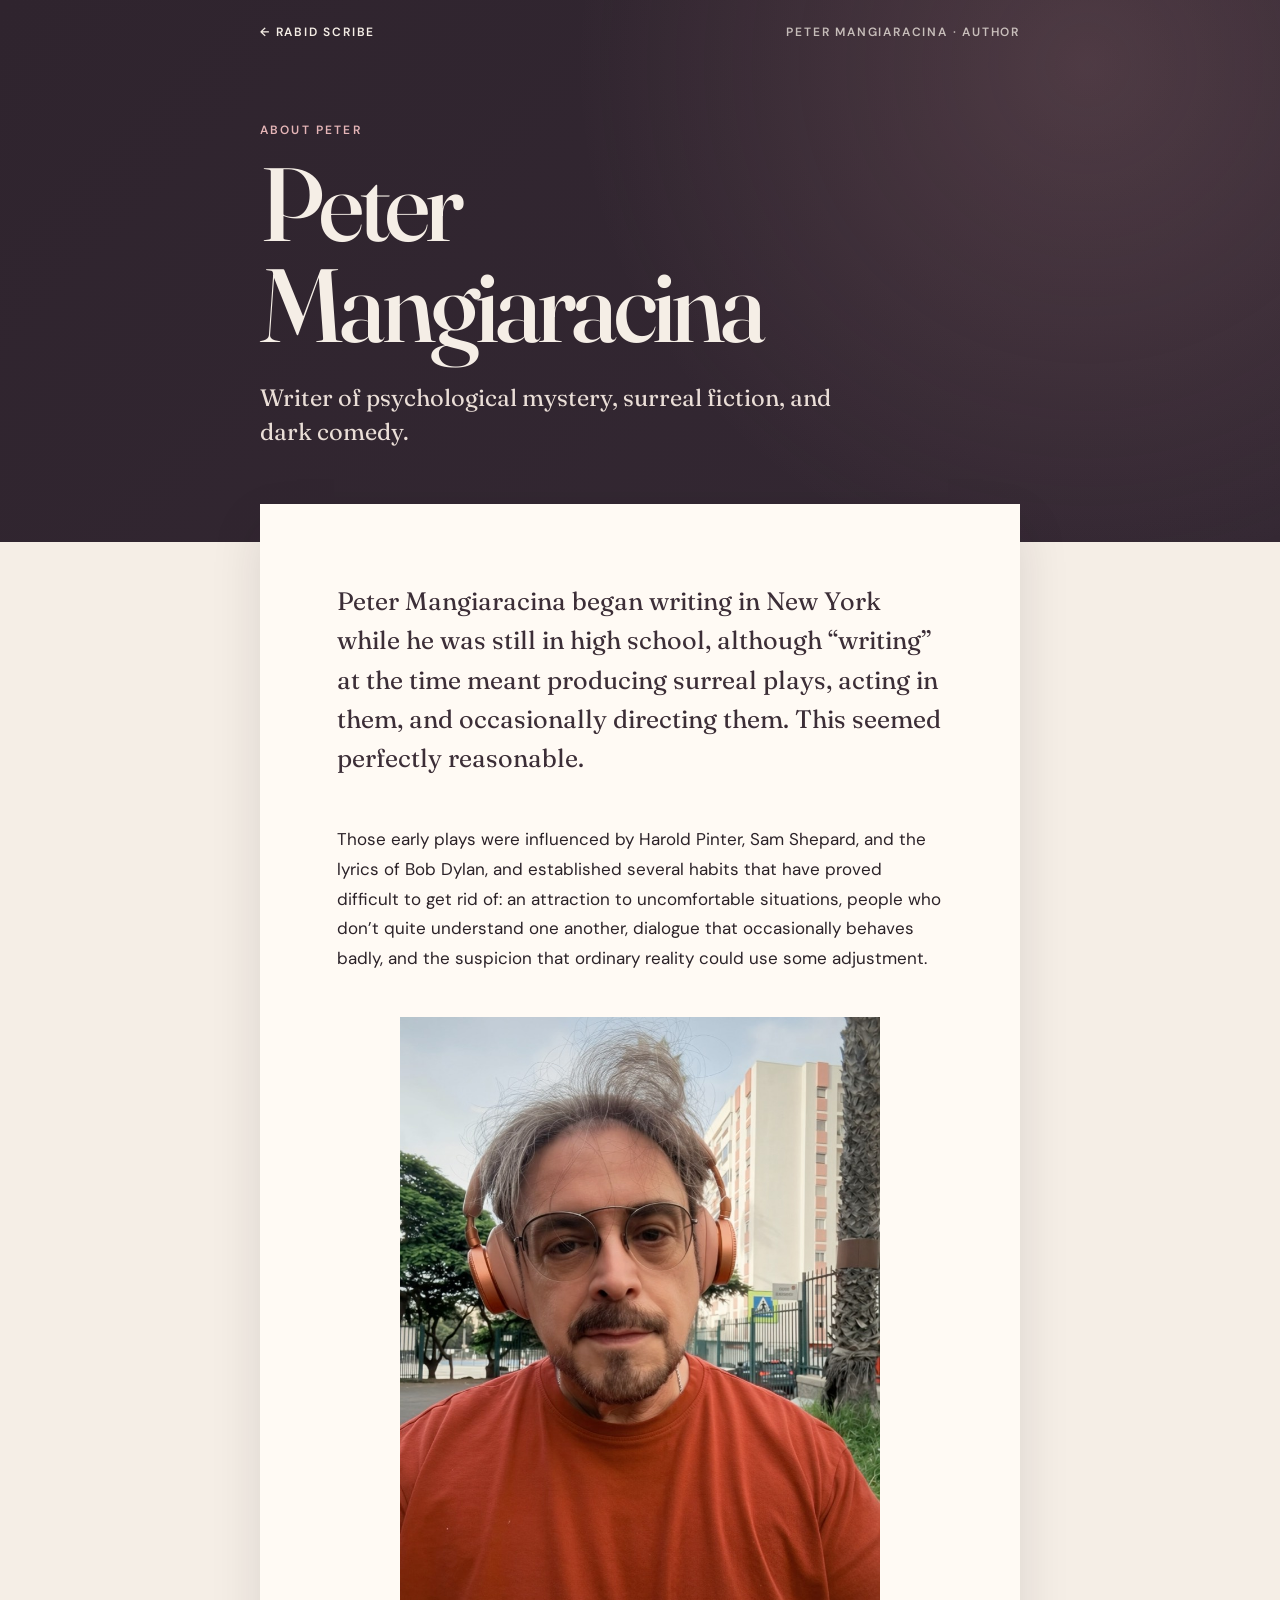
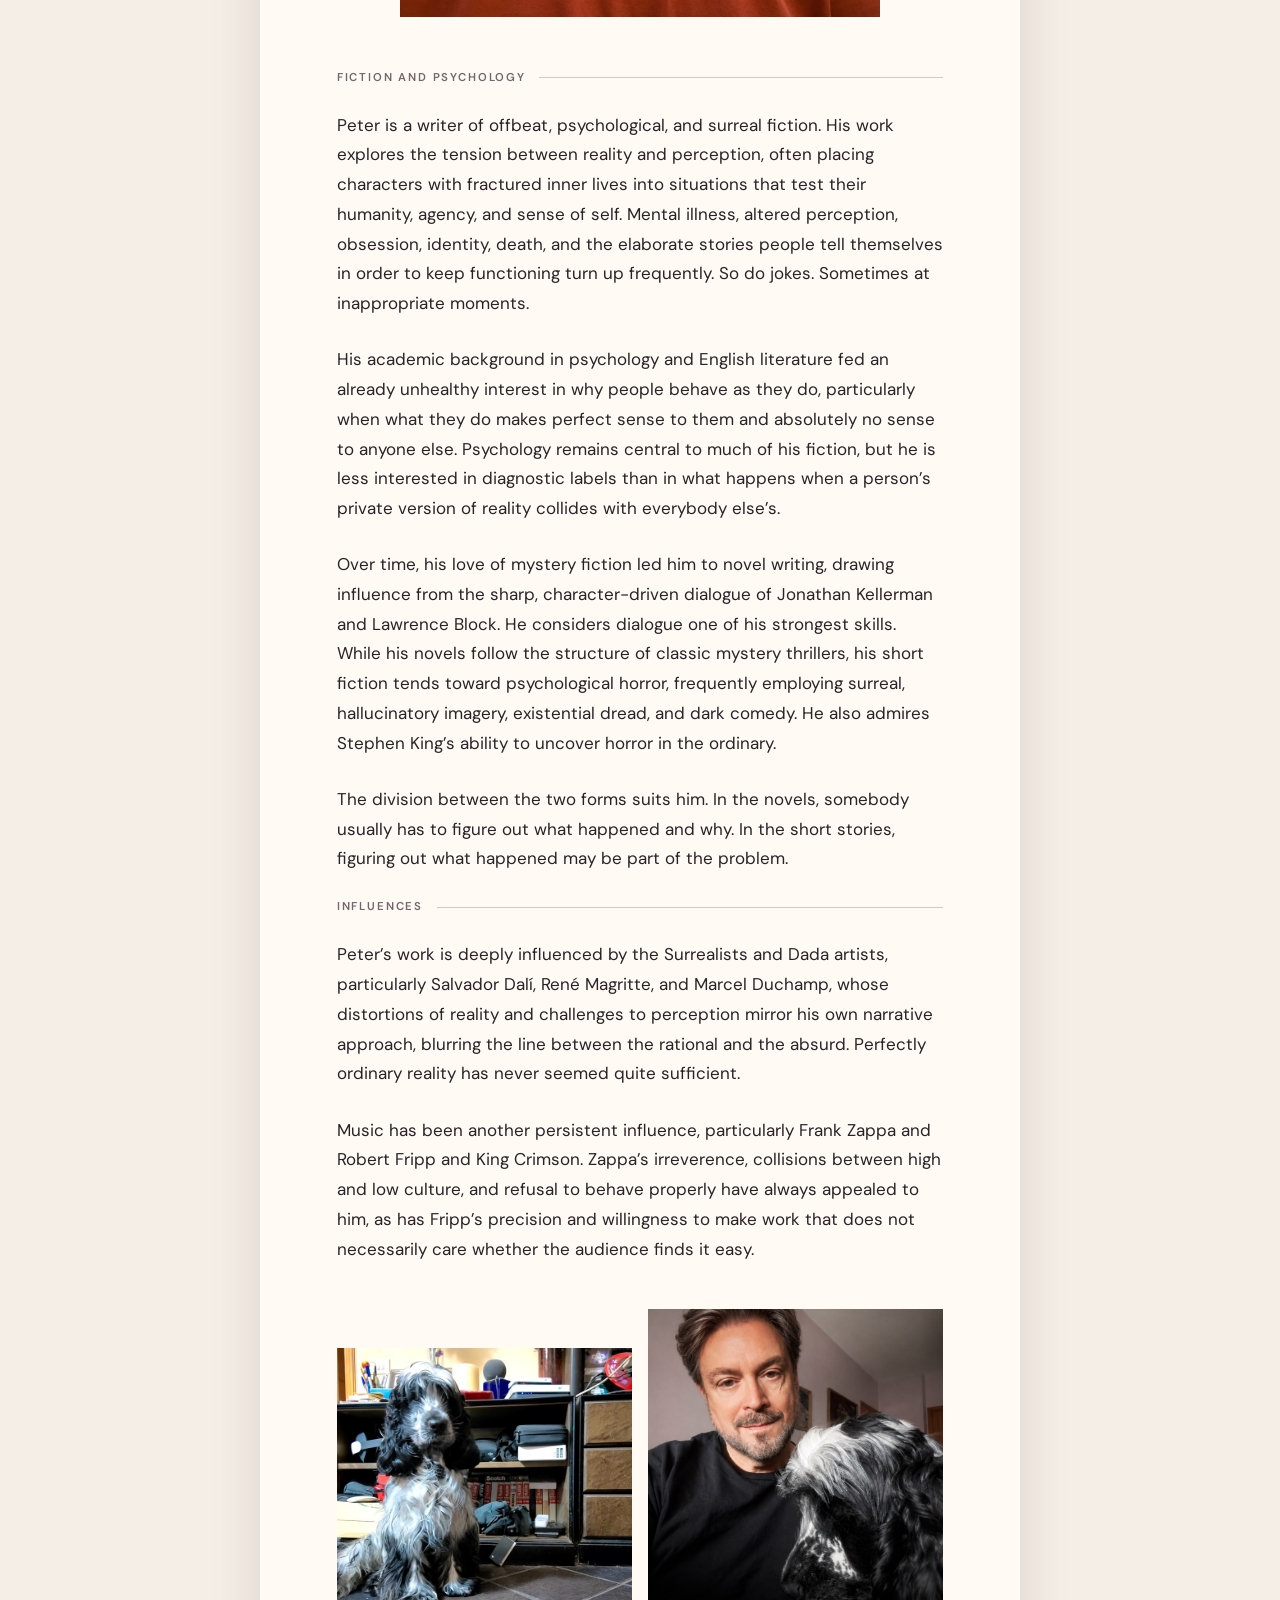
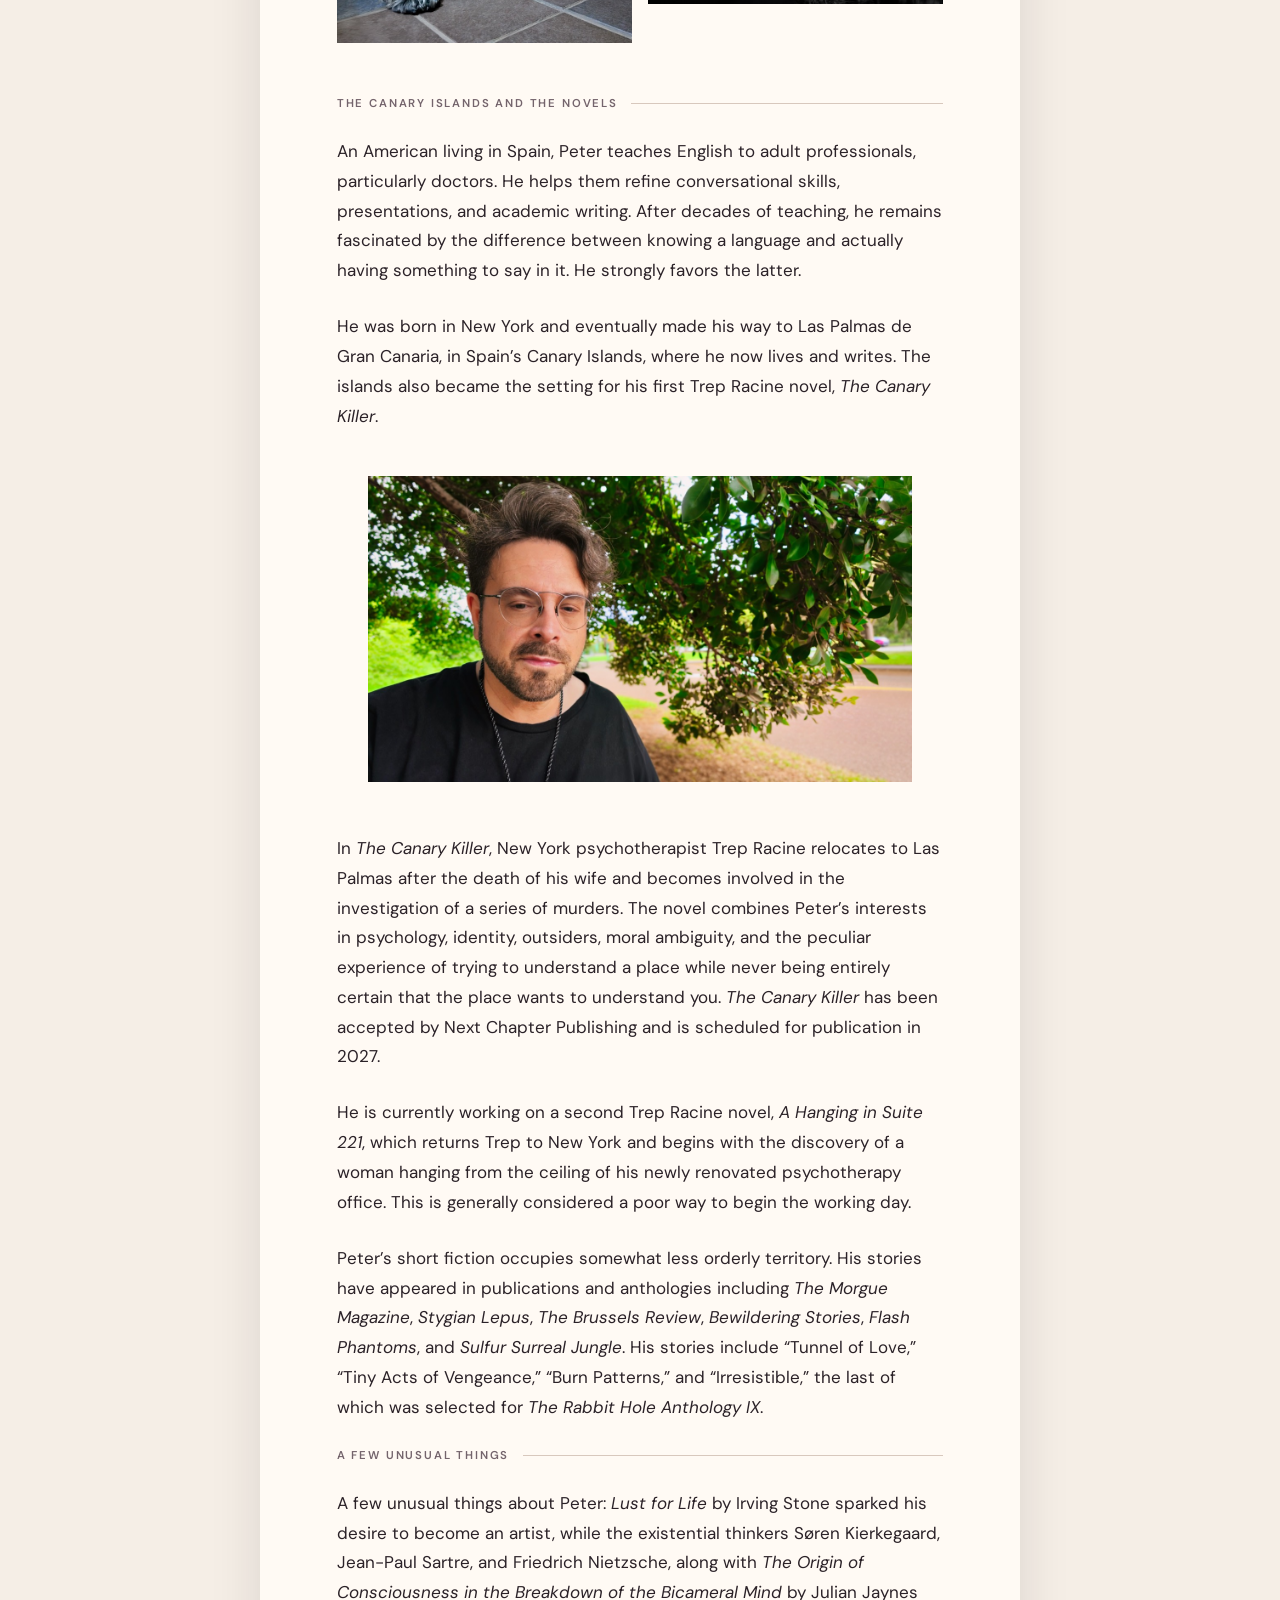
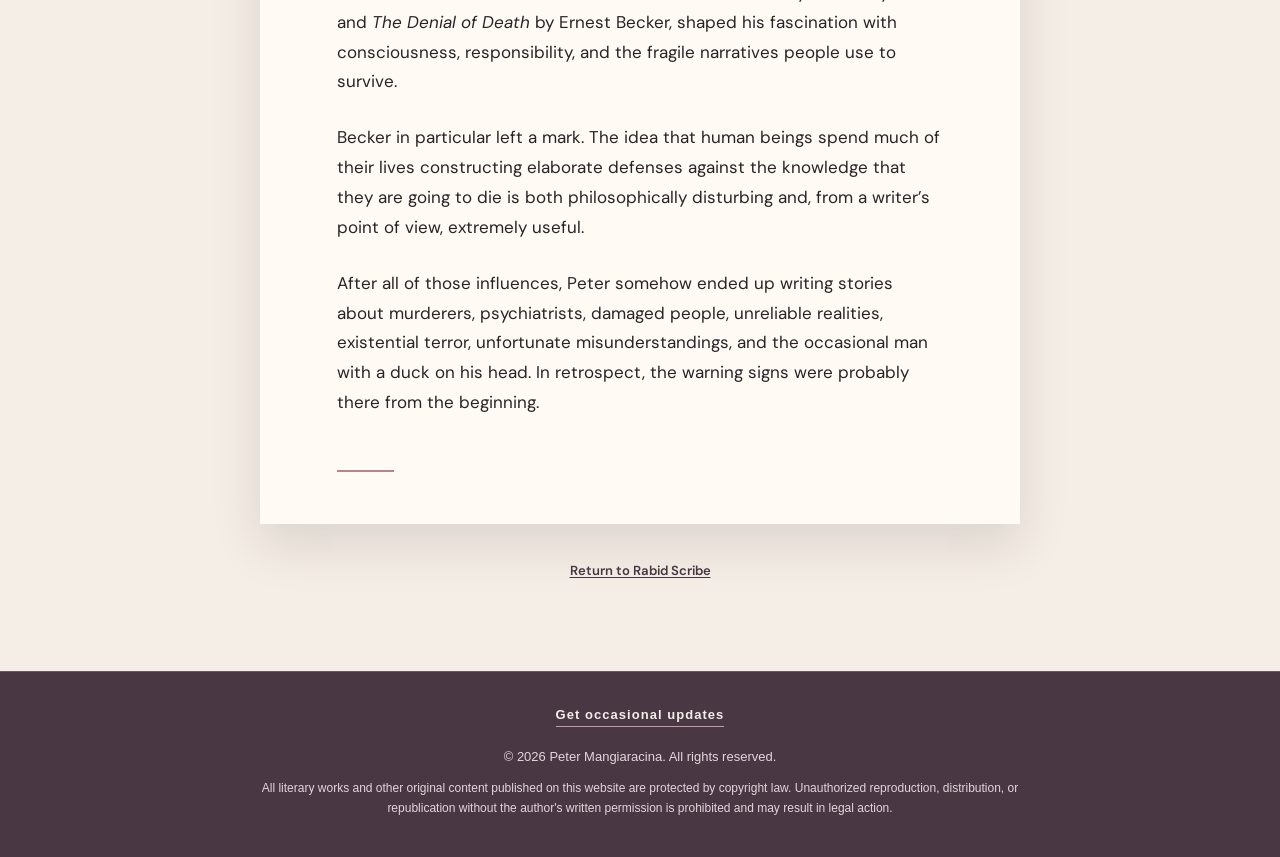
<file: biography.html>
<!doctype html>
<html lang="en">
<head>
<!-- Google tag (gtag.js) -->
<script async src="https://www.googletagmanager.com/gtag/js?id=G-Y4BEP2RV5D"></script>
<script>
  window.dataLayer = window.dataLayer || [];
  function gtag(){dataLayer.push(arguments);}
  gtag('js', new Date());
  gtag('config', 'G-Y4BEP2RV5D');
</script>

  <meta charset="utf-8">
  <meta name="viewport" content="width=device-width, initial-scale=1">
  <meta name="description" content="Biography of Peter Mangiaracina, author of psychological mystery, surreal fiction, and dark comedy.">
  <title>About Peter Mangiaracina | Rabid Scribe</title>
  <link rel="icon" href="favicon.ico" sizes="any">
  <link rel="icon" href="favicon-32x32.png" type="image/png" sizes="32x32">
  <link rel="apple-touch-icon" href="apple-touch-icon.png">
  <link rel="manifest" href="site.webmanifest">
  <link rel="preconnect" href="https://fonts.googleapis.com">
  <link rel="preconnect" href="https://fonts.gstatic.com" crossorigin>
  <link href="https://fonts.googleapis.com/css2?family=DM+Sans:wght@400;500;600&family=Fraunces:opsz,wght@9..144,400;9..144,500;9..144,600&display=swap" rel="stylesheet">
  <style>
    :root {
      --plum: #342833;
      --plum-soft: #493744;
      --paper: #f5eee6;
      --ink: #2b2228;
      --muted: #74646c;
      --line: #d8c8bd;
      --accent: #b78589;
    }
    * { box-sizing: border-box; }
    html { scroll-behavior: smooth; }
    body {
      margin: 0;
      color: var(--ink);
      background: var(--paper);
      font-family: "DM Sans", system-ui, sans-serif;
      font-size: 17px;
      line-height: 1.75;
    }
    .hero {
      color: var(--paper);
      background:
        radial-gradient(circle at 85% 12%, rgba(183, 133, 137, .21), transparent 32rem),
        linear-gradient(135deg, #2f242e, var(--plum));
      padding: 1.4rem 1.5rem 5.8rem;
    }
    .topline, .hero-inner, .essay { max-width: 760px; margin: 0 auto; }
    .topline {
      display: flex;
      justify-content: space-between;
      align-items: center;
      padding-bottom: 4.8rem;
      font-size: .75rem;
      font-weight: 600;
      letter-spacing: .15em;
      text-transform: uppercase;
    }
    .topline a { color: inherit; text-decoration: none; }
    .topline a:hover, .topline a:focus-visible { color: #efc9ca; }
    .site-name { opacity: .74; }
    .eyebrow {
      margin: 0 0 .8rem;
      color: #e5b5b7;
      font-size: .75rem;
      font-weight: 600;
      letter-spacing: .18em;
      text-transform: uppercase;
    }
    h1, h2 { font-family: "Fraunces", Georgia, serif; font-weight: 500; }
    h1 {
      max-width: 680px;
      margin: 0;
      font-size: clamp(3.2rem, 10vw, 6.5rem);
      line-height: .97;
      letter-spacing: -.045em;
    }
    .dek {
      max-width: 36rem;
      margin: 1.55rem 0 0;
      color: #eaded7;
      font-family: "Fraunces", Georgia, serif;
      font-size: clamp(1.12rem, 2.6vw, 1.48rem);
      line-height: 1.45;
    }
    main { padding: 0 1.5rem 5.5rem; }
    .essay {
      position: relative;
      margin-top: -2.35rem;
      padding: clamp(2rem, 6vw, 4.8rem) clamp(1.25rem, 6vw, 5.5rem) 3.25rem;
      background: #fffaf4;
      box-shadow: 0 1.3rem 3rem rgba(32, 21, 30, .12);
    }
    .essay p { margin: 0 0 1.65rem; }
    .essay .lead {
      margin-bottom: 3rem;
      color: #3c2e37;
      font-family: "Fraunces", Georgia, serif;
      font-size: clamp(1.24rem, 2.8vw, 1.58rem);
      line-height: 1.55;
    }
    figure { margin: 0; }
    .photo-break {
      width: min(100%, 30rem);
      margin: 2.7rem auto 3.35rem;
    }
    .photo-break img, .photo-pair img {
      display: block;
      width: 100%;
      object-fit: cover;
      background: #e4d8cf;
    }
    .photo-break img { aspect-ratio: 4 / 5; }
    .photo-break figcaption, .photo-pair figcaption {
      margin-top: .6rem;
      color: var(--muted);
      font-size: .72rem;
      font-style: italic;
      line-height: 1.4;
    }
    .photo-pair {
      display: grid;
      grid-template-columns: 1fr 1fr;
      gap: 1rem;
      margin: 2.8rem 0 3.4rem;
    }
    .photo-pair figure:nth-child(1) { margin-top: 2.4rem; }
    .photo-pair img { aspect-ratio: 1 / 1; }
    .photo-wide {
      width: min(100%, 34rem);
      margin: 2.8rem auto 3.25rem;
    }
    .photo-wide img {
      display: block;
      width: 100%;
      aspect-ratio: 16 / 9;
      object-fit: cover;
      background: #e4d8cf;
    }
    .section-label {
      display: flex;
      align-items: center;
      gap: .85rem;
      margin: 3.5rem 0 1.15rem;
      color: var(--muted);
      font-size: .71rem;
      font-weight: 600;
      letter-spacing: .16em;
      line-height: 1.2;
      text-transform: uppercase;
    }
    .section-label::after { content: ""; flex: 1; height: 1px; background: var(--line); }
    em { font-style: italic; }
    .end-rule { width: 3.6rem; height: 2px; margin: 3.3rem 0 0; background: var(--accent); }
    .footer {
      max-width: 760px;
      margin: 2.25rem auto 0;
      color: var(--muted);
      font-size: .82rem;
      text-align: center;
    }
    .footer a { color: var(--plum-soft); font-weight: 600; text-decoration-thickness: 1px; text-underline-offset: .18em; }
    @media (max-width: 560px) {
      body { font-size: 16px; }
      .hero { padding: 1.1rem 1.15rem 4.7rem; }
      .topline { padding-bottom: 3.8rem; letter-spacing: .1em; }
      .site-name { display: none; }
      main { padding: 0 1rem 3.5rem; }
      .essay { margin-top: -1.65rem; padding: 1.75rem 1.25rem 2.4rem; }
      .essay .lead { margin-bottom: 2.5rem; }
      .section-label { margin-top: 2.9rem; }
      .photo-break { margin: 2.1rem auto 2.8rem; }
      .photo-pair { gap: .7rem; margin: 2.3rem 0 2.9rem; }
      .photo-pair figure:nth-child(1) { margin-top: 1.5rem; }
    }
  </style>
<link rel="canonical" href="https://rabidscribe.com/biography.html">
<link rel="stylesheet" href="site-footer.css?v=20261106">
</head>
<body>
  <header class="hero">
    <div class="topline">
      <a href="index.html">← Rabid Scribe</a>
      <span class="site-name">Peter Mangiaracina · Author</span>
    </div>
    <div class="hero-inner">
      <p class="eyebrow">About Peter</p>
      <h1>Peter Mangiaracina</h1>
      <p class="dek">Writer of psychological mystery, surreal fiction, and dark comedy.</p>
    </div>
  </header>
  <main>
    <article class="essay">
      <p class="lead">Peter Mangiaracina began writing in New York while he was still in high school, although “writing” at the time meant producing surreal plays, acting in them, and occasionally directing them. This seemed perfectly reasonable.</p>

      <p>Those early plays were influenced by Harold Pinter, Sam Shepard, and the lyrics of Bob Dylan, and established several habits that have proved difficult to get rid of: an attraction to uncomfortable situations, people who don’t quite understand one another, dialogue that occasionally behaves badly, and the suspicion that ordinary reality could use some adjustment.</p>

      <figure class="photo-break">
        <img src="images/biography/peter-orange.jpg" alt="Peter Mangiaracina">
      </figure>

      <p class="section-label">Fiction and psychology</p>
      <p>Peter is a writer of offbeat, psychological, and surreal fiction. His work explores the tension between reality and perception, often placing characters with fractured inner lives into situations that test their humanity, agency, and sense of self. Mental illness, altered perception, obsession, identity, death, and the elaborate stories people tell themselves in order to keep functioning turn up frequently. So do jokes. Sometimes at inappropriate moments.</p>

      <p>His academic background in psychology and English literature fed an already unhealthy interest in why people behave as they do, particularly when what they do makes perfect sense to them and absolutely no sense to anyone else. Psychology remains central to much of his fiction, but he is less interested in diagnostic labels than in what happens when a person’s private version of reality collides with everybody else’s.</p>

      <p>Over time, his love of mystery fiction led him to novel writing, drawing influence from the sharp, character-driven dialogue of Jonathan Kellerman and Lawrence Block. He considers dialogue one of his strongest skills. While his novels follow the structure of classic mystery thrillers, his short fiction tends toward psychological horror, frequently employing surreal, hallucinatory imagery, existential dread, and dark comedy. He also admires Stephen King’s ability to uncover horror in the ordinary.</p>

      <p>The division between the two forms suits him. In the novels, somebody usually has to figure out what happened and why. In the short stories, figuring out what happened may be part of the problem.</p>

      <p class="section-label">Influences</p>
      <p>Peter’s work is deeply influenced by the Surrealists and Dada artists, particularly Salvador Dalí, René Magritte, and Marcel Duchamp, whose distortions of reality and challenges to perception mirror his own narrative approach, blurring the line between the rational and the absurd. Perfectly ordinary reality has never seemed quite sufficient.</p>

      <p>Music has been another persistent influence, particularly Frank Zappa and Robert Fripp and King Crimson. Zappa’s irreverence, collisions between high and low culture, and refusal to behave properly have always appealed to him, as has Fripp’s precision and willingness to make work that does not necessarily care whether the audience finds it easy.</p>

      <div class="photo-pair" aria-label="Photographs">
        <figure>
          <img src="images/biography/dog-at-home.jpg" alt="Black-and-white dog at home">
        </figure>
        <figure>
          <img src="images/biography/peter-and-dog.jpg" alt="Peter Mangiaracina with a black-and-white dog">
        </figure>
      </div>

      <p class="section-label">The Canary Islands and the novels</p>
      <p>An American living in Spain, Peter teaches English to adult professionals, particularly doctors. He helps them refine conversational skills, presentations, and academic writing. After decades of teaching, he remains fascinated by the difference between knowing a language and actually having something to say in it. He strongly favors the latter.</p>

      <p>He was born in New York and eventually made his way to Las Palmas de Gran Canaria, in Spain’s Canary Islands, where he now lives and writes. The islands also became the setting for his first Trep Racine novel, <em>The Canary Killer</em>.</p>

      <figure class="photo-wide">
        <img src="images/biography/peter-under-tree.jpg" alt="Peter Mangiaracina outdoors beneath a tree">
      </figure>

      <p>In <em>The Canary Killer</em>, New York psychotherapist Trep Racine relocates to Las Palmas after the death of his wife and becomes involved in the investigation of a series of murders. The novel combines Peter’s interests in psychology, identity, outsiders, moral ambiguity, and the peculiar experience of trying to understand a place while never being entirely certain that the place wants to understand you. <em>The Canary Killer</em> has been accepted by Next Chapter Publishing and is scheduled for publication in 2027.</p>

      <p>He is currently working on a second Trep Racine novel, <em>A Hanging in Suite 221</em>, which returns Trep to New York and begins with the discovery of a woman hanging from the ceiling of his newly renovated psychotherapy office. This is generally considered a poor way to begin the working day.</p>

      <p>Peter’s short fiction occupies somewhat less orderly territory. His stories have appeared in publications and anthologies including <em>The Morgue Magazine</em>, <em>Stygian Lepus</em>, <em>The Brussels Review</em>, <em>Bewildering Stories</em>, <em>Flash Phantoms</em>, and <em>Sulfur Surreal Jungle</em>. His stories include “Tunnel of Love,” “Tiny Acts of Vengeance,” “Burn Patterns,” and “Irresistible,” the last of which was selected for <em>The Rabbit Hole Anthology IX</em>.</p>

      <p class="section-label">A few unusual things</p>
      <p>A few unusual things about Peter: <em>Lust for Life</em> by Irving Stone sparked his desire to become an artist, while the existential thinkers Søren Kierkegaard, Jean-Paul Sartre, and Friedrich Nietzsche, along with <em>The Origin of Consciousness in the Breakdown of the Bicameral Mind</em> by Julian Jaynes and <em>The Denial of Death</em> by Ernest Becker, shaped his fascination with consciousness, responsibility, and the fragile narratives people use to survive.</p>

      <p>Becker in particular left a mark. The idea that human beings spend much of their lives constructing elaborate defenses against the knowledge that they are going to die is both philosophically disturbing and, from a writer’s point of view, extremely useful.</p>

      <p>After all of those influences, Peter somehow ended up writing stories about murderers, psychiatrists, damaged people, unreliable realities, existential terror, unfortunate misunderstandings, and the occasional man with a duck on his head. In retrospect, the warning signs were probably there from the beginning.</p>
      <div class="end-rule" aria-hidden="true"></div>
    </article>
    <p class="footer"><a href="index.html">Return to Rabid Scribe</a></p>
  </main>
<footer class="site-copyright">
  <div class="site-copyright-inner">
    <p class="site-updates"><a href="index.html#mailing-note-title">Get occasional updates</a></p>
    <p class="site-copyright-line">© 2026 Peter Mangiaracina. All rights reserved.</p>
    <p class="site-copyright-terms">All literary works and other original content published on this website are protected by copyright law. Unauthorized reproduction, distribution, or republication without the author's written permission is prohibited and may result in legal action.</p>
  </div>
</footer>
</body>
</html>
</file>
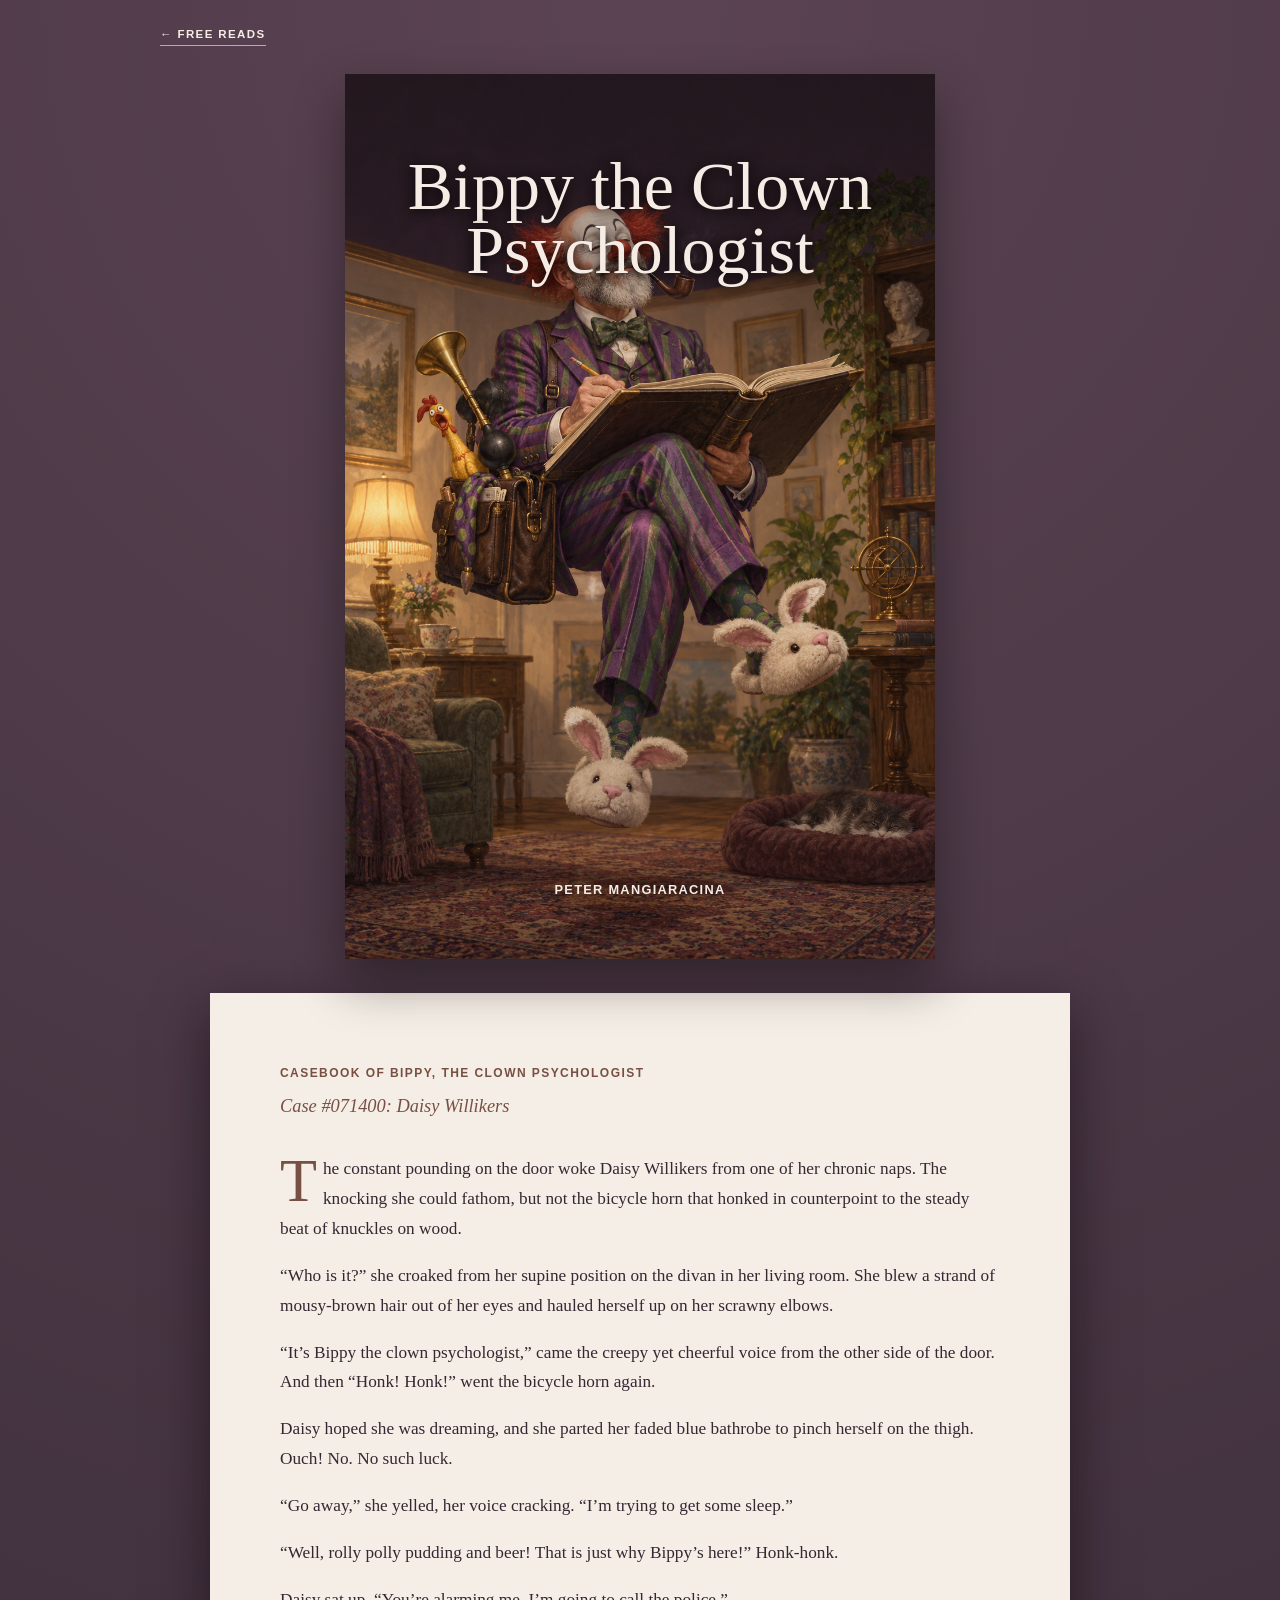
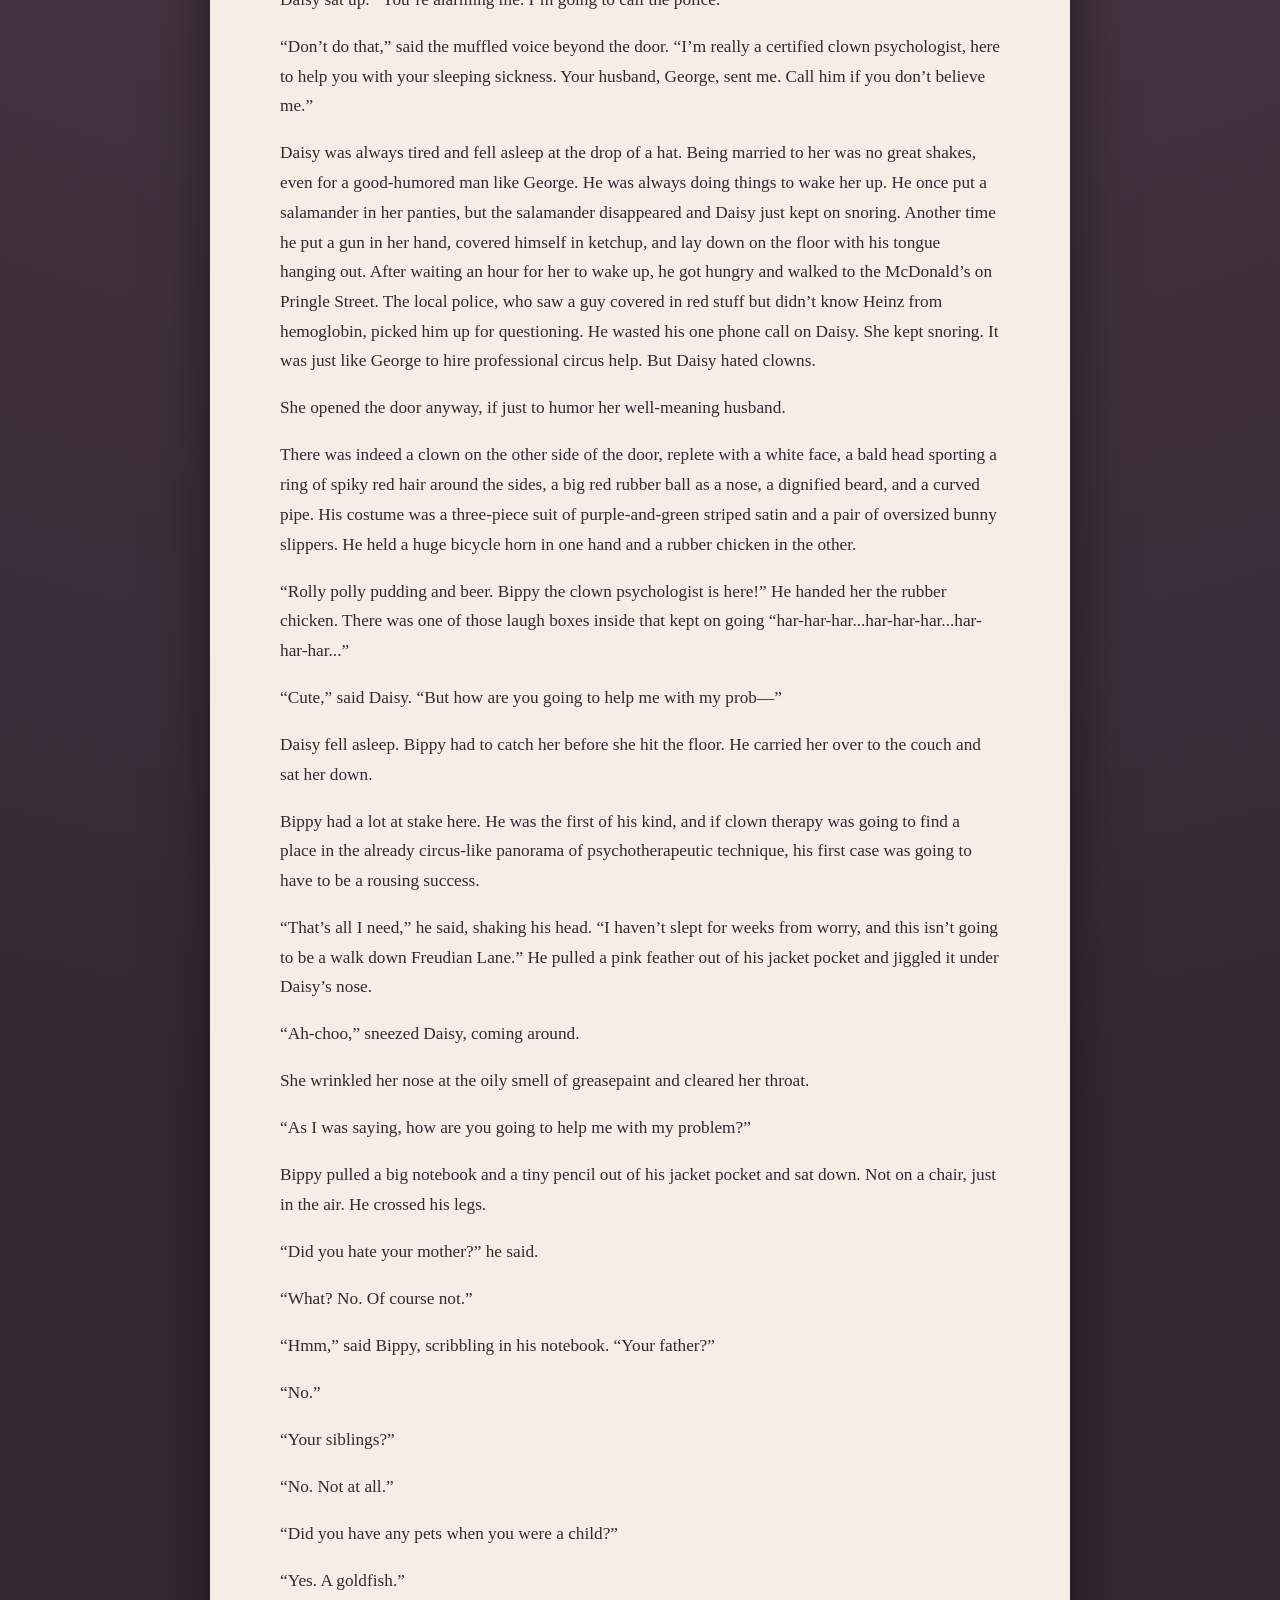
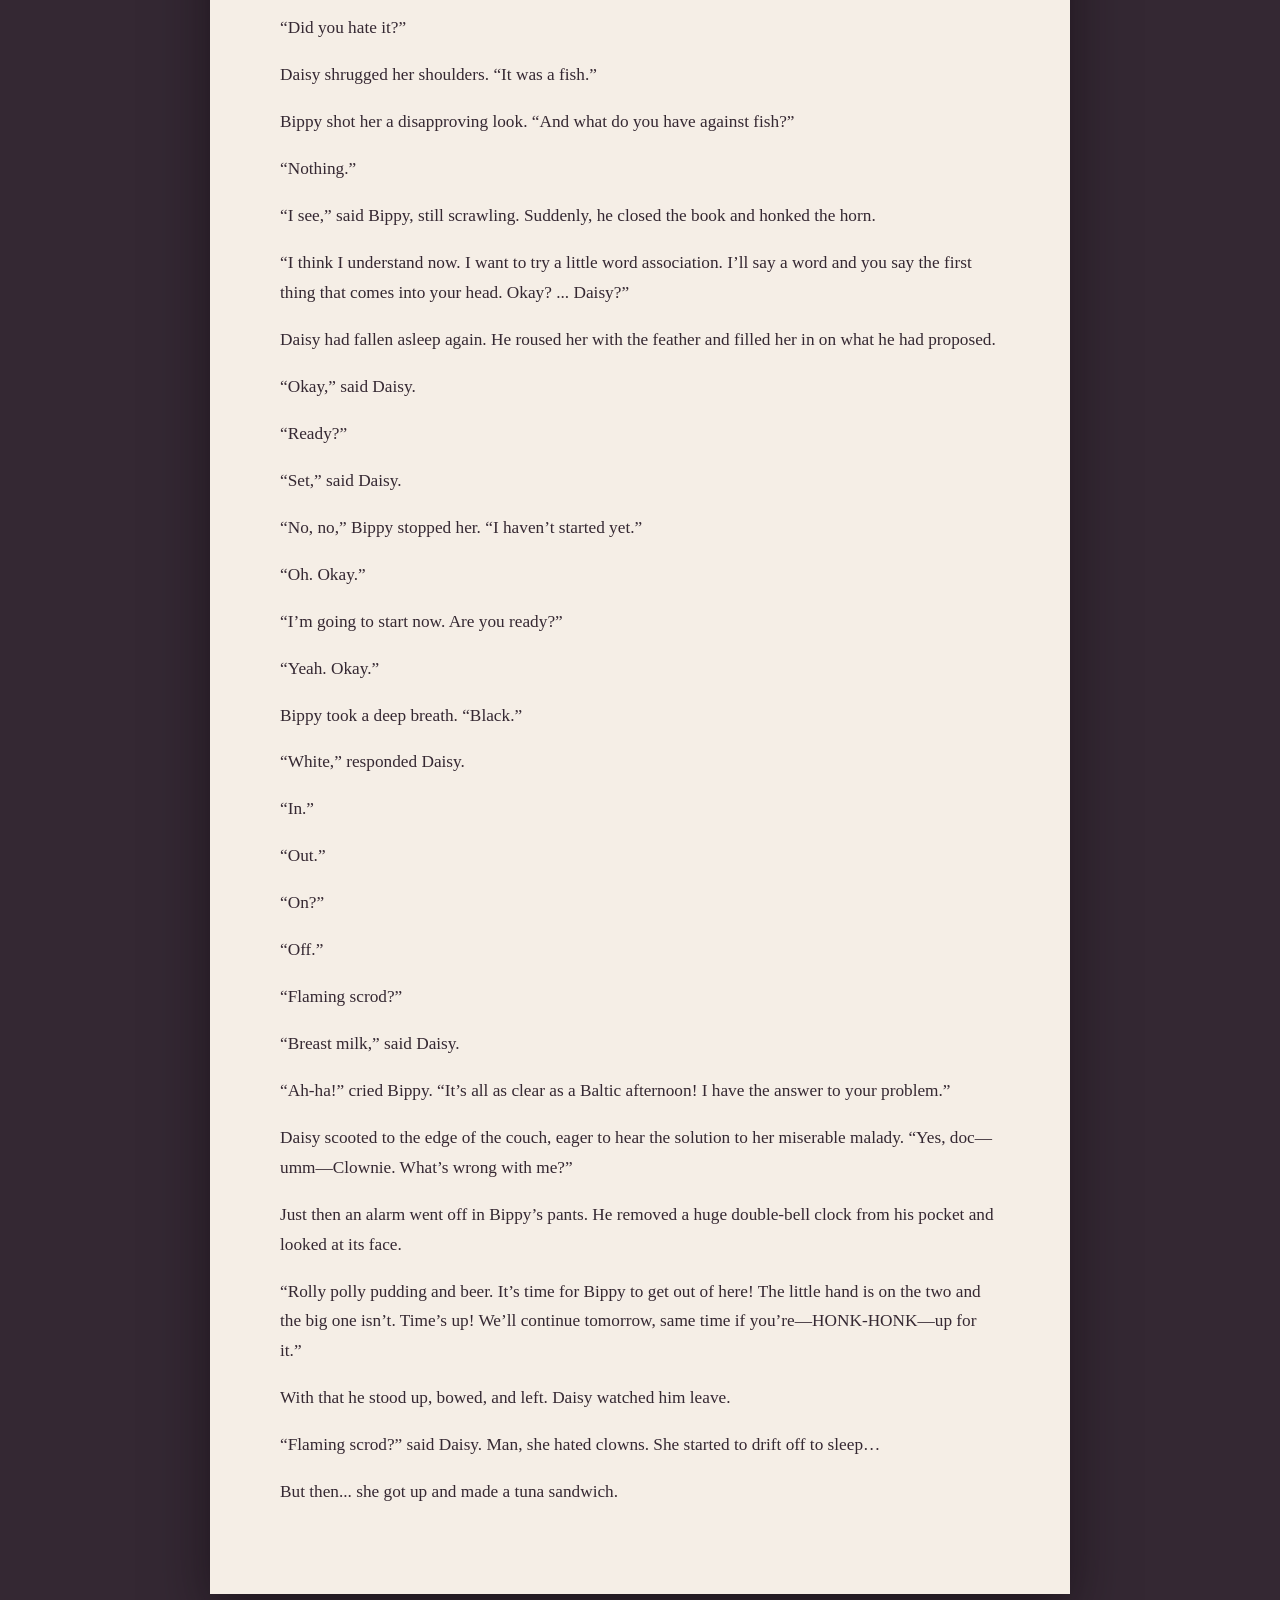
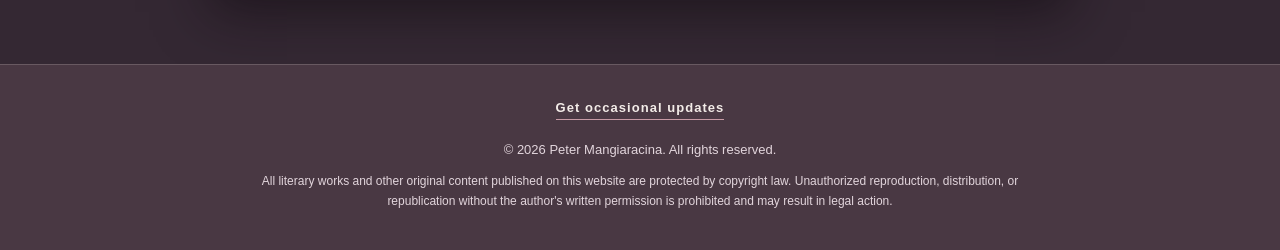
<file: bippy-the-clown-psychologist.html>
<!doctype html>
<html lang="en">
<head>
<!-- Google tag (gtag.js) -->
<script async src="https://www.googletagmanager.com/gtag/js?id=G-Y4BEP2RV5D"></script>
<script>
window.dataLayer=window.dataLayer||[]; function gtag(){dataLayer.push(arguments);} gtag('js',new Date()); gtag('config','G-Y4BEP2RV5D');
</script>

  <meta charset="utf-8">
  <meta name="viewport" content="width=device-width,initial-scale=1">
  <meta name="description" content="Read Bippy the Clown Psychologist by Peter Mangiaracina.">
  <title>Bippy the Clown Psychologist | Peter Mangiaracina</title>
  <style>
    :root{--plum:#342833;--paper:#f5eee6;--ink:#352832;--accent:#d1a685}*{box-sizing:border-box}body{margin:0;background:radial-gradient(circle at 50% 0,#5b4353 0,var(--plum) 54%);color:#f4ece5;font-family:Georgia,'Times New Roman',serif}.w{width:min(960px,calc(100% - 32px));margin:auto}.back{display:inline-block;margin:28px 0;color:#f4ece5;font:700 .72rem Arial,Helvetica,sans-serif;letter-spacing:.12em;text-transform:uppercase;text-decoration:none;border-bottom:1px solid var(--accent);padding-bottom:5px}.cover{position:relative;max-width:590px;margin:0 auto 30px;box-shadow:0 22px 46px rgba(15,10,13,.45)}.cover img{width:100%;display:block}.cover:after{content:"";position:absolute;inset:0;background:linear-gradient(180deg,rgba(18,13,17,.45),transparent 44%,rgba(18,13,17,.32))}.cover h1,.by{position:absolute;z-index:1;left:8%;right:8%;text-align:center;text-shadow:0 2px 14px #000}.cover h1{top:9%;margin:0;font-size:clamp(2rem,6vw,4.25rem);font-weight:400;line-height:.95}.by{bottom:7%;margin:0;font:700 .8rem Arial,Helvetica,sans-serif;letter-spacing:.1em;text-transform:uppercase}.paper{max-width:860px;margin:34px auto 70px;padding:clamp(28px,6vw,70px);background:var(--paper);color:var(--ink);box-shadow:0 18px 50px rgba(16,10,16,.6)}.paper .case{margin:0 0 .45rem;color:#785043;font-family:Arial,Helvetica,sans-serif;font-size:.75rem;font-weight:700;letter-spacing:.12em;text-transform:uppercase}.paper .case-name{margin:0 0 2rem;color:#785043;font-size:1.15rem;font-style:italic}.paper p{font-size:1.08rem;line-height:1.72;margin:0 0 1em}.paper .lead:first-letter{float:left;margin:.06em .1em 0 0;color:#785043;font-size:3.5em;line-height:.75}@media(max-width:600px){.cover h1{font-size:2.1rem}.paper{padding:26px 22px}.paper p{font-size:1rem}}
  </style>
<link rel="canonical" href="https://rabidscribe.com/bippy-the-clown-psychologist.html">
<link rel="stylesheet" href="site-footer.css?v=20261106">
</head>
<body>
  <main class="w">
    <a class="back" href="free-reads.html">← Free Reads</a>
    <section class="cover">
      <img src="bippy-the-clown-psychologist-cover.png" alt="Bippy the clown psychologist sitting in midair while writing in a notebook">
      <h1>Bippy the Clown Psychologist</h1>
      <p class="by">Peter Mangiaracina</p>
    </section>
    <article class="paper">
      <p class="case">Casebook of Bippy, the Clown Psychologist</p>
      <p class="case-name">Case #071400: Daisy Willikers</p>
      <p class="lead">The constant pounding on the door woke Daisy Willikers from one of her chronic naps. The knocking she could fathom, but not the bicycle horn that honked in counterpoint to the steady beat of knuckles on wood.</p>
      <p>“Who is it?” she croaked from her supine position on the divan in her living room. She blew a strand of mousy-brown hair out of her eyes and hauled herself up on her scrawny elbows.</p>
      <p>“It’s Bippy the clown psychologist,” came the creepy yet cheerful voice from the other side of the door. And then “Honk! Honk!” went the bicycle horn again.</p>
      <p>Daisy hoped she was dreaming, and she parted her faded blue bathrobe to pinch herself on the thigh. Ouch! No. No such luck.</p>
      <p>“Go away,” she yelled, her voice cracking. “I’m trying to get some sleep.”</p>
      <p>“Well, rolly polly pudding and beer! That is just why Bippy’s here!” Honk-honk.</p>
      <p>Daisy sat up. “You’re alarming me. I’m going to call the police.”</p>
      <p>“Don’t do that,” said the muffled voice beyond the door. “I’m really a certified clown psychologist, here to help you with your sleeping sickness. Your husband, George, sent me. Call him if you don’t believe me.”</p>
      <p>Daisy was always tired and fell asleep at the drop of a hat. Being married to her was no great shakes, even for a good-humored man like George. He was always doing things to wake her up. He once put a salamander in her panties, but the salamander disappeared and Daisy just kept on snoring. Another time he put a gun in her hand, covered himself in ketchup, and lay down on the floor with his tongue hanging out. After waiting an hour for her to wake up, he got hungry and walked to the McDonald’s on Pringle Street. The local police, who saw a guy covered in red stuff but didn’t know Heinz from hemoglobin, picked him up for questioning. He wasted his one phone call on Daisy. She kept snoring. It was just like George to hire professional circus help. But Daisy hated clowns.</p>
      <p>She opened the door anyway, if just to humor her well-meaning husband.</p>
      <p>There was indeed a clown on the other side of the door, replete with a white face, a bald head sporting a ring of spiky red hair around the sides, a big red rubber ball as a nose, a dignified beard, and a curved pipe. His costume was a three-piece suit of purple-and-green striped satin and a pair of oversized bunny slippers. He held a huge bicycle horn in one hand and a rubber chicken in the other.</p>
      <p>“Rolly polly pudding and beer. Bippy the clown psychologist is here!” He handed her the rubber chicken. There was one of those laugh boxes inside that kept on going “har-har-har...har-har-har...har-har-har...”</p>
      <p>“Cute,” said Daisy. “But how are you going to help me with my prob—”</p>
      <p>Daisy fell asleep. Bippy had to catch her before she hit the floor. He carried her over to the couch and sat her down.</p>
      <p>Bippy had a lot at stake here. He was the first of his kind, and if clown therapy was going to find a place in the already circus-like panorama of psychotherapeutic technique, his first case was going to have to be a rousing success.</p>
      <p>“That’s all I need,” he said, shaking his head. “I haven’t slept for weeks from worry, and this isn’t going to be a walk down Freudian Lane.” He pulled a pink feather out of his jacket pocket and jiggled it under Daisy’s nose.</p>
      <p>“Ah-choo,” sneezed Daisy, coming around.</p>
      <p>She wrinkled her nose at the oily smell of greasepaint and cleared her throat.</p>
      <p>“As I was saying, how are you going to help me with my problem?”</p>
      <p>Bippy pulled a big notebook and a tiny pencil out of his jacket pocket and sat down. Not on a chair, just in the air. He crossed his legs.</p>
      <p>“Did you hate your mother?” he said.</p>
      <p>“What? No. Of course not.”</p>
      <p>“Hmm,” said Bippy, scribbling in his notebook. “Your father?”</p>
      <p>“No.”</p>
      <p>“Your siblings?”</p>
      <p>“No. Not at all.”</p>
      <p>“Did you have any pets when you were a child?”</p>
      <p>“Yes. A goldfish.”</p>
      <p>“Did you hate it?”</p>
      <p>Daisy shrugged her shoulders. “It was a fish.”</p>
      <p>Bippy shot her a disapproving look. “And what do you have against fish?”</p>
      <p>“Nothing.”</p>
      <p>“I see,” said Bippy, still scrawling. Suddenly, he closed the book and honked the horn.</p>
      <p>“I think I understand now. I want to try a little word association. I’ll say a word and you say the first thing that comes into your head. Okay? ... Daisy?”</p>
      <p>Daisy had fallen asleep again. He roused her with the feather and filled her in on what he had proposed.</p>
      <p>“Okay,” said Daisy.</p>
      <p>“Ready?”</p>
      <p>“Set,” said Daisy.</p>
      <p>“No, no,” Bippy stopped her. “I haven’t started yet.”</p>
      <p>“Oh. Okay.”</p>
      <p>“I’m going to start now. Are you ready?”</p>
      <p>“Yeah. Okay.”</p>
      <p>Bippy took a deep breath. “Black.”</p>
      <p>“White,” responded Daisy.</p>
      <p>“In.”</p>
      <p>“Out.”</p>
      <p>“On?”</p>
      <p>“Off.”</p>
      <p>“Flaming scrod?”</p>
      <p>“Breast milk,” said Daisy.</p>
      <p>“Ah-ha!” cried Bippy. “It’s all as clear as a Baltic afternoon! I have the answer to your problem.”</p>
      <p>Daisy scooted to the edge of the couch, eager to hear the solution to her miserable malady. “Yes, doc—umm—Clownie. What’s wrong with me?”</p>
      <p>Just then an alarm went off in Bippy’s pants. He removed a huge double-bell clock from his pocket and looked at its face.</p>
      <p>“Rolly polly pudding and beer. It’s time for Bippy to get out of here! The little hand is on the two and the big one isn’t. Time’s up! We’ll continue tomorrow, same time if you’re—HONK-HONK—up for it.”</p>
      <p>With that he stood up, bowed, and left. Daisy watched him leave.</p>
      <p>“Flaming scrod?” said Daisy. Man, she hated clowns. She started to drift off to sleep…</p>
      <p>But then... she got up and made a tuna sandwich.</p>
    </article>
  </main>
<footer class="site-copyright">
  <div class="site-copyright-inner">
    <p class="site-updates"><a href="index.html#mailing-note-title">Get occasional updates</a></p>
    <p class="site-copyright-line">© 2026 Peter Mangiaracina. All rights reserved.</p>
    <p class="site-copyright-terms">All literary works and other original content published on this website are protected by copyright law. Unauthorized reproduction, distribution, or republication without the author's written permission is prohibited and may result in legal action.</p>
  </div>
</footer>
</body>
</html>
</file>
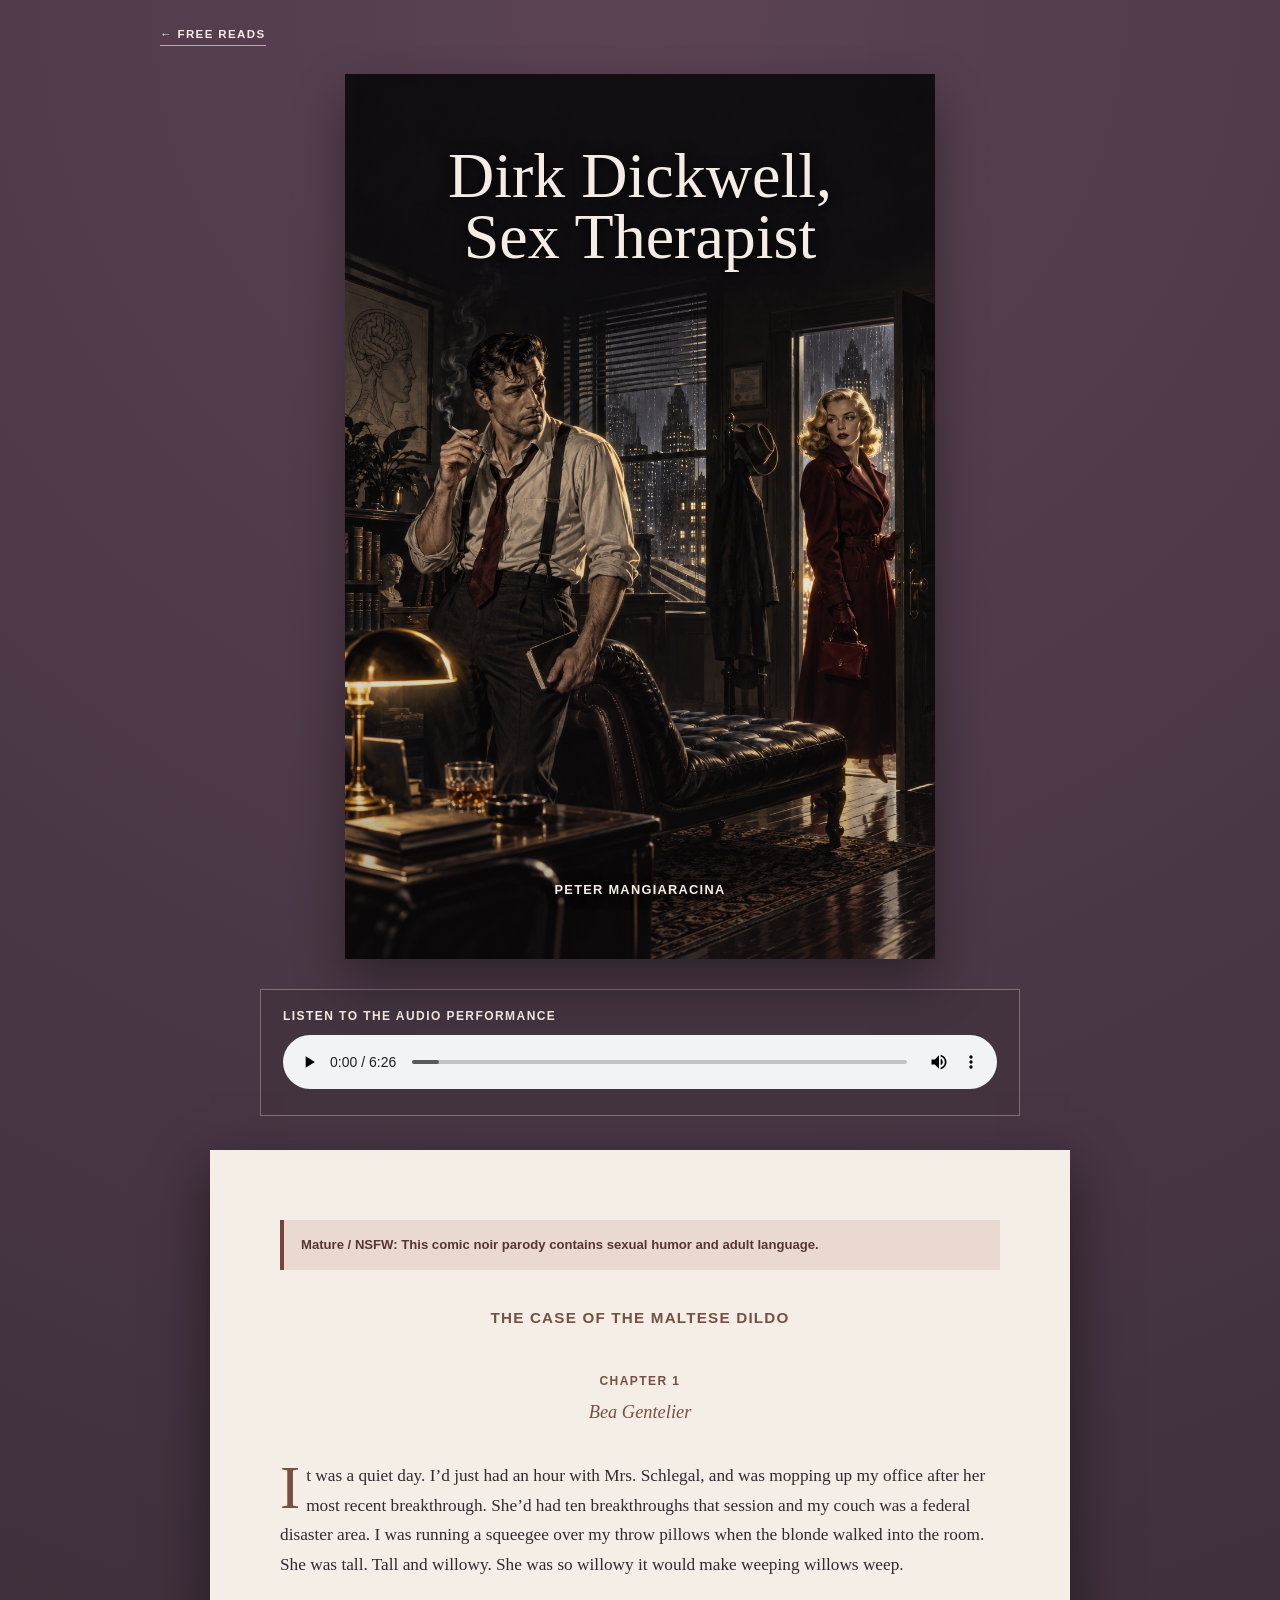
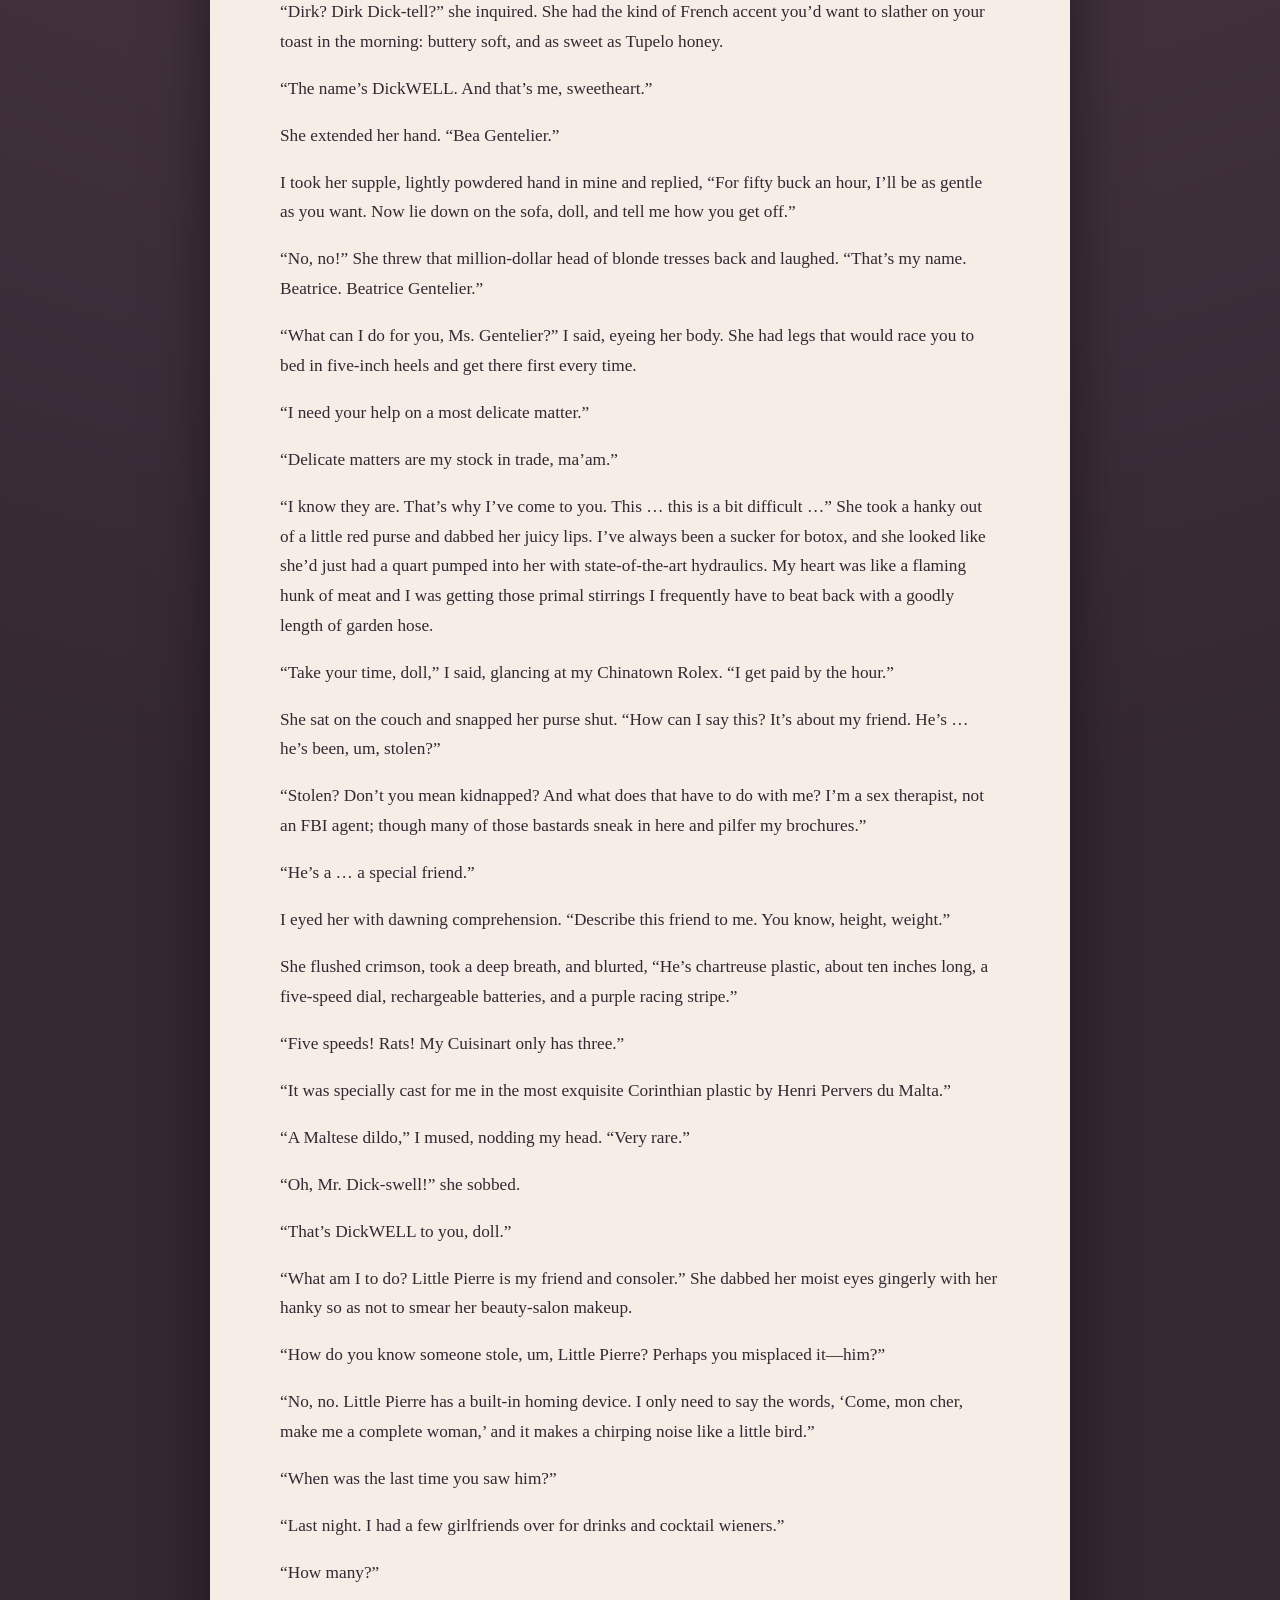
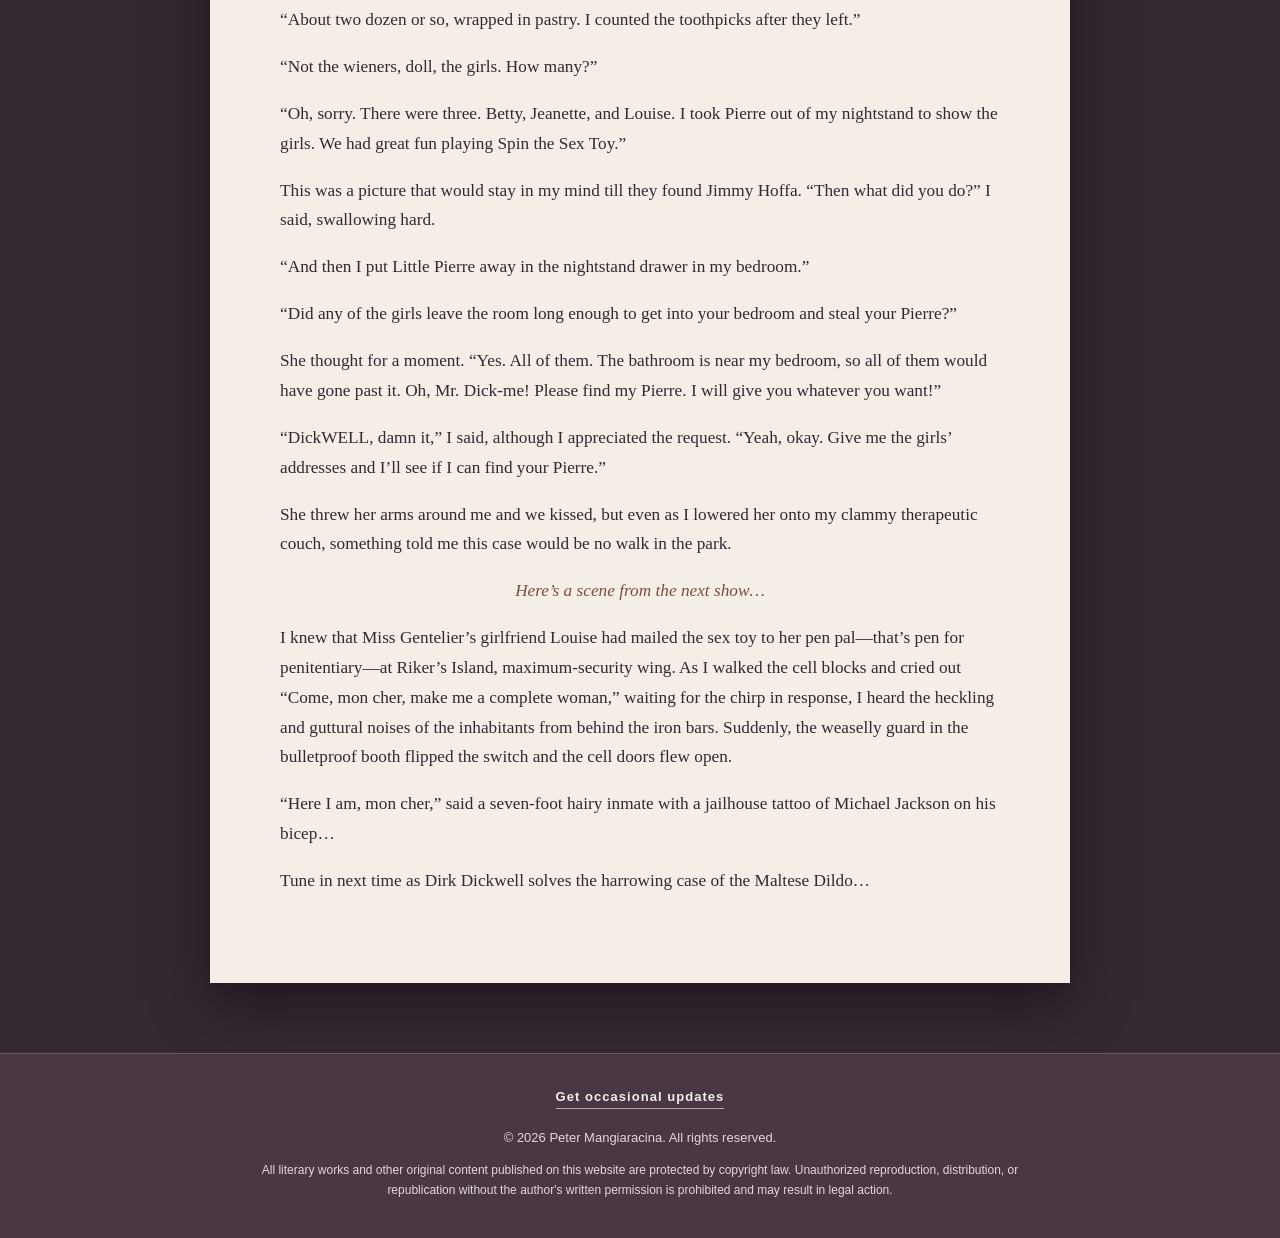
<file: dirk-dickwell-sex-therapist.html>
<!doctype html>
<html lang="en">
<head>
<!-- Google tag (gtag.js) -->
<script async src="https://www.googletagmanager.com/gtag/js?id=G-Y4BEP2RV5D"></script>
<script>
window.dataLayer=window.dataLayer||[]; function gtag(){dataLayer.push(arguments);} gtag('js',new Date()); gtag('config','G-Y4BEP2RV5D');
</script>

  <meta charset="utf-8">
  <meta name="viewport" content="width=device-width,initial-scale=1">
  <meta name="description" content="Read Dirk Dickwell, Sex Therapist by Peter Mangiaracina.">
  <title>Dirk Dickwell, Sex Therapist | Peter Mangiaracina</title>
  <style>
    :root{--plum:#342833;--paper:#f5eee6;--ink:#352832;--accent:#d1a685;--warning:#75423f}*{box-sizing:border-box}body{margin:0;background:radial-gradient(circle at 50% 0,#5b4353 0,var(--plum) 54%);color:#f4ece5;font-family:Georgia,'Times New Roman',serif}.w{width:min(960px,calc(100% - 32px));margin:auto}.back{display:inline-block;margin:28px 0;color:#f4ece5;font:700 .72rem Arial,Helvetica,sans-serif;letter-spacing:.12em;text-transform:uppercase;text-decoration:none;border-bottom:1px solid var(--accent);padding-bottom:5px}.cover{position:relative;max-width:590px;margin:0 auto 30px;box-shadow:0 22px 46px rgba(15,10,13,.45)}.cover img{width:100%;display:block}.cover:after{content:"";position:absolute;inset:0;background:linear-gradient(180deg,rgba(18,13,17,.5),transparent 44%,rgba(18,13,17,.38))}.cover h1,.by{position:absolute;z-index:1;left:8%;right:8%;text-align:center;text-shadow:0 2px 14px #000}.cover h1{top:8%;margin:0;font-size:clamp(1.85rem,5.7vw,4rem);font-weight:400;line-height:.96}.by{bottom:7%;margin:0;font:700 .8rem Arial,Helvetica,sans-serif;letter-spacing:.1em;text-transform:uppercase}.audio{max-width:760px;margin:0 auto 22px;padding:19px 22px;background:#43333f;border:1px solid #806e77;line-height:1.5}.audio p{margin:0 0 12px;font:700 .75rem Arial,Helvetica,sans-serif;letter-spacing:.12em;text-transform:uppercase}.audio audio{width:100%}.paper{max-width:860px;margin:34px auto 70px;padding:clamp(28px,6vw,70px);background:var(--paper);color:var(--ink);box-shadow:0 18px 50px rgba(16,10,16,.6)}.advisory{margin:0 0 2.2rem;padding:15px 17px;border-left:4px solid var(--warning);background:#ead9d0;color:#573532;font:700 .82rem/1.5 Arial,Helvetica,sans-serif}.paper .subtitle,.paper .chapter{font-family:Arial,Helvetica,sans-serif;text-align:center}.paper .subtitle{margin:0 0 2.5rem;color:#785043;font-size:.95rem;font-weight:700;letter-spacing:.08em;text-transform:uppercase}.paper .chapter{margin:0 0 .35rem;color:#785043;font-size:.75rem;font-weight:700;letter-spacing:.12em;text-transform:uppercase}.paper .chapter-name{margin:0 0 2rem;color:#785043;text-align:center;font-size:1.15rem;font-style:italic}.paper p{font-size:1.08rem;line-height:1.72;margin:0 0 1em}.paper .lead:first-letter{float:left;margin:.06em .1em 0 0;color:#785043;font-size:3.5em;line-height:.75}.scene{margin:2.6rem 0 1.2rem;color:#785043;font-size:1.15rem;font-style:italic;text-align:center}@media(max-width:600px){.cover h1{font-size:2rem}.paper{padding:26px 22px}.paper p{font-size:1rem}}
  </style>
<link rel="canonical" href="https://rabidscribe.com/dirk-dickwell-sex-therapist.html">
<link rel="stylesheet" href="site-footer.css?v=20261106">
</head>
<body>
  <main class="w">
    <a class="back" href="free-reads.html">← Free Reads</a>
    <section class="cover">
      <img src="dirk-dickwell-sex-therapist-cover.png" alt="A noir-style therapist and glamorous client in a rain-shadowed office">
      <h1>Dirk Dickwell,<br>Sex Therapist</h1>
      <p class="by">Peter Mangiaracina</p>
    </section>
    <section class="audio">
      <p>Listen to the audio performance</p>
      <audio controls preload="metadata">
        <source src="dirk-dickwell-maltese-dildo-audio-performance.wav?v=d1773ea" type="audio/wav">
        Your browser does not support audio playback.
      </audio>
    </section>
    <article class="paper">
      <aside class="advisory"><strong>Mature / NSFW:</strong> This comic noir parody contains sexual humor and adult language.</aside>
      <p class="subtitle">The Case of the Maltese Dildo</p>
      <p class="chapter">Chapter 1</p>
      <p class="chapter-name">Bea Gentelier</p>
      <p class="lead">It was a quiet day. I’d just had an hour with Mrs. Schlegal, and was mopping up my office after her most recent breakthrough. She’d had ten breakthroughs that session and my couch was a federal disaster area. I was running a squeegee over my throw pillows when the blonde walked into the room. She was tall. Tall and willowy. She was so willowy it would make weeping willows weep.</p>
      <p>“Dirk? Dirk Dick-tell?” she inquired. She had the kind of French accent you’d want to slather on your toast in the morning: buttery soft, and as sweet as Tupelo honey.</p>
      <p>“The name’s DickWELL. And that’s me, sweetheart.”</p>
      <p>She extended her hand. “Bea Gentelier.”</p>
      <p>I took her supple, lightly powdered hand in mine and replied, “For fifty buck an hour, I’ll be as gentle as you want. Now lie down on the sofa, doll, and tell me how you get off.”</p>
      <p>“No, no!” She threw that million-dollar head of blonde tresses back and laughed. “That’s my name. Beatrice. Beatrice Gentelier.”</p>
      <p>“What can I do for you, Ms. Gentelier?” I said, eyeing her body. She had legs that would race you to bed in five-inch heels and get there first every time.</p>
      <p>“I need your help on a most delicate matter.”</p>
      <p>“Delicate matters are my stock in trade, ma’am.”</p>
      <p>“I know they are. That’s why I’ve come to you. This … this is a bit difficult …” She took a hanky out of a little red purse and dabbed her juicy lips. I’ve always been a sucker for botox, and she looked like she’d just had a quart pumped into her with state-of-the-art hydraulics. My heart was like a flaming hunk of meat and I was getting those primal stirrings I frequently have to beat back with a goodly length of garden hose.</p>
      <p>“Take your time, doll,” I said, glancing at my Chinatown Rolex. “I get paid by the hour.”</p>
      <p>She sat on the couch and snapped her purse shut. “How can I say this? It’s about my friend. He’s … he’s been, um, stolen?”</p>
      <p>“Stolen? Don’t you mean kidnapped? And what does that have to do with me? I’m a sex therapist, not an FBI agent; though many of those bastards sneak in here and pilfer my brochures.”</p>
      <p>“He’s a … a special friend.”</p>
      <p>I eyed her with dawning comprehension. “Describe this friend to me. You know, height, weight.”</p>
      <p>She flushed crimson, took a deep breath, and blurted, “He’s chartreuse plastic, about ten inches long, a five-speed dial, rechargeable batteries, and a purple racing stripe.”</p>
      <p>“Five speeds! Rats! My Cuisinart only has three.”</p>
      <p>“It was specially cast for me in the most exquisite Corinthian plastic by Henri Pervers du Malta.”</p>
      <p>“A Maltese dildo,” I mused, nodding my head. “Very rare.”</p>
      <p>“Oh, Mr. Dick-swell!” she sobbed.</p>
      <p>“That’s DickWELL to you, doll.”</p>
      <p>“What am I to do? Little Pierre is my friend and consoler.” She dabbed her moist eyes gingerly with her hanky so as not to smear her beauty-salon makeup.</p>
      <p>“How do you know someone stole, um, Little Pierre? Perhaps you misplaced it—him?”</p>
      <p>“No, no. Little Pierre has a built-in homing device. I only need to say the words, ‘Come, mon cher, make me a complete woman,’ and it makes a chirping noise like a little bird.”</p>
      <p>“When was the last time you saw him?”</p>
      <p>“Last night. I had a few girlfriends over for drinks and cocktail wieners.”</p>
      <p>“How many?”</p>
      <p>“About two dozen or so, wrapped in pastry. I counted the toothpicks after they left.”</p>
      <p>“Not the wieners, doll, the girls. How many?”</p>
      <p>“Oh, sorry. There were three. Betty, Jeanette, and Louise. I took Pierre out of my nightstand to show the girls. We had great fun playing Spin the Sex Toy.”</p>
      <p>This was a picture that would stay in my mind till they found Jimmy Hoffa. “Then what did you do?” I said, swallowing hard.</p>
      <p>“And then I put Little Pierre away in the nightstand drawer in my bedroom.”</p>
      <p>“Did any of the girls leave the room long enough to get into your bedroom and steal your Pierre?”</p>
      <p>She thought for a moment. “Yes. All of them. The bathroom is near my bedroom, so all of them would have gone past it. Oh, Mr. Dick-me! Please find my Pierre. I will give you whatever you want!”</p>
      <p>“DickWELL, damn it,” I said, although I appreciated the request. “Yeah, okay. Give me the girls’ addresses and I’ll see if I can find your Pierre.”</p>
      <p>She threw her arms around me and we kissed, but even as I lowered her onto my clammy therapeutic couch, something told me this case would be no walk in the park.</p>
      <p class="scene">Here’s a scene from the next show…</p>
      <p>I knew that Miss Gentelier’s girlfriend Louise had mailed the sex toy to her pen pal—that’s pen for penitentiary—at Riker’s Island, maximum-security wing. As I walked the cell blocks and cried out “Come, mon cher, make me a complete woman,” waiting for the chirp in response, I heard the heckling and guttural noises of the inhabitants from behind the iron bars. Suddenly, the weaselly guard in the bulletproof booth flipped the switch and the cell doors flew open.</p>
      <p>“Here I am, mon cher,” said a seven-foot hairy inmate with a jailhouse tattoo of Michael Jackson on his bicep…</p>
      <p>Tune in next time as Dirk Dickwell solves the harrowing case of the Maltese Dildo…</p>
    </article>
  </main>
<footer class="site-copyright">
  <div class="site-copyright-inner">
    <p class="site-updates"><a href="index.html#mailing-note-title">Get occasional updates</a></p>
    <p class="site-copyright-line">© 2026 Peter Mangiaracina. All rights reserved.</p>
    <p class="site-copyright-terms">All literary works and other original content published on this website are protected by copyright law. Unauthorized reproduction, distribution, or republication without the author's written permission is prohibited and may result in legal action.</p>
  </div>
</footer>
</body>
</html>
</file>
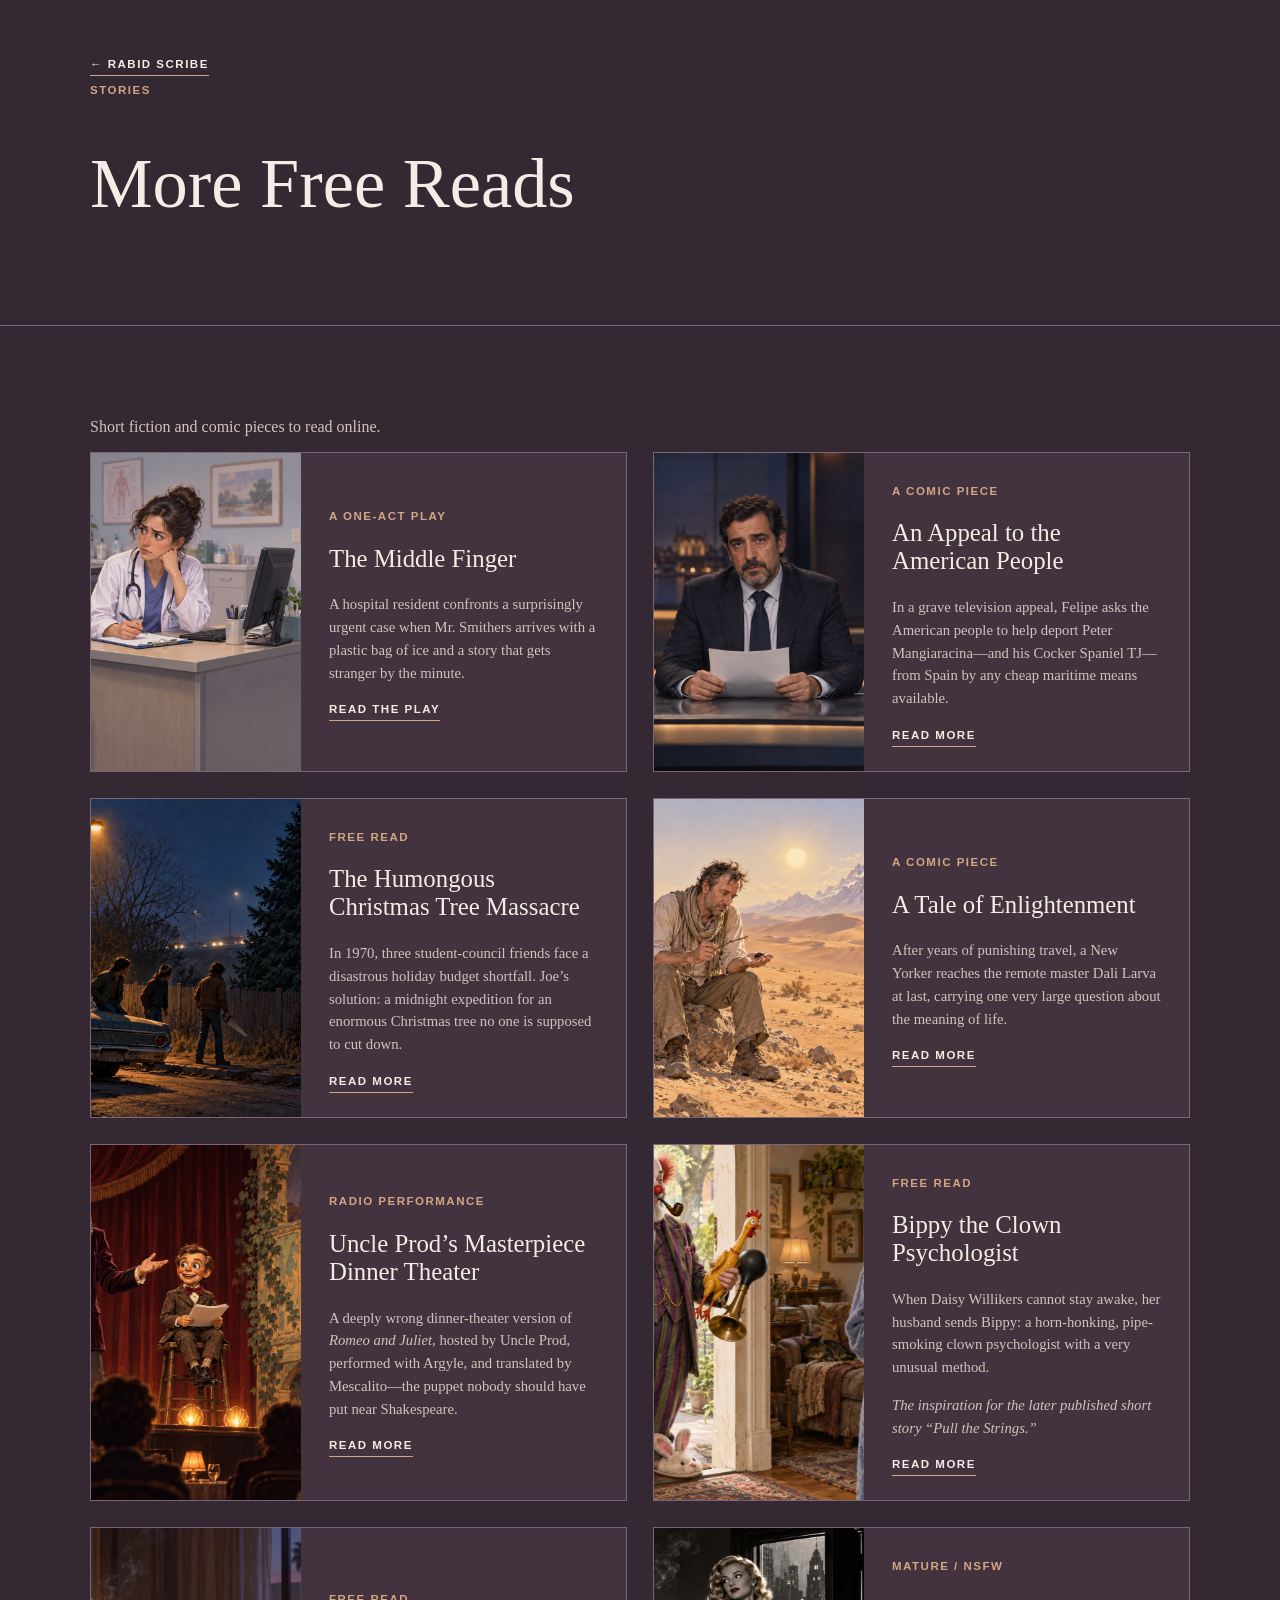
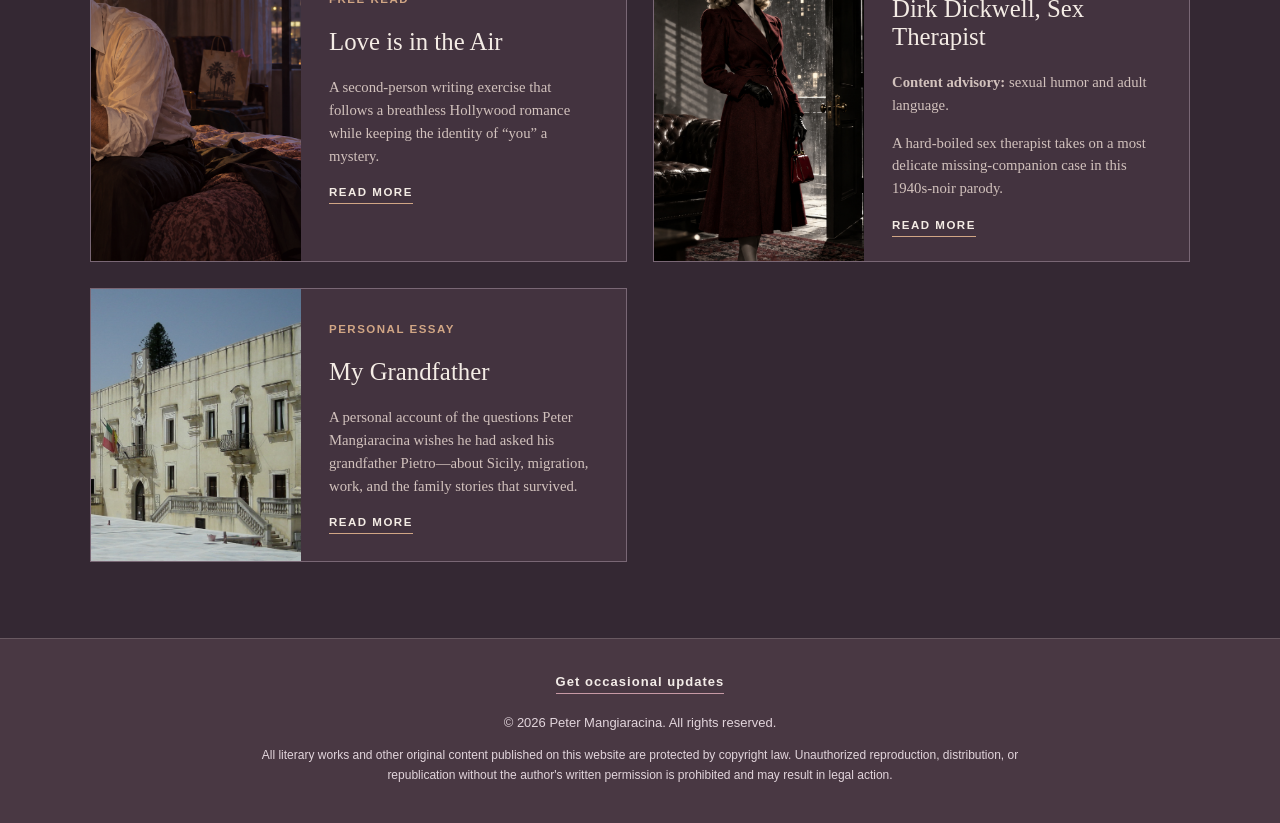
<file: free-reads.html>
<!doctype html>
<meta charset="utf-8">
<meta name="viewport" content="width=device-width,initial-scale=1">
<title>Free Reads | Peter Mangiaracina</title>
<link rel="canonical" href="https://rabidscribe.com/free-reads.html">
<link rel="icon" href="favicon.ico" sizes="any">
<link rel="icon" href="favicon-32x32.png" type="image/png" sizes="32x32">
<link rel="apple-touch-icon" href="apple-touch-icon.png">
<link rel="manifest" href="site.webmanifest">
<link rel="stylesheet" href="site-footer.css?v=20261106">
<style>body{margin:0;background:#342833;color:#f4ece5;font-family:Georgia,serif}.w{width:min(1100px,calc(100% - 48px));margin:auto}header{padding:54px 0;border-bottom:1px solid #796775}a{color:#f4ece5}.back,.kind,.more{font:700 .72rem Arial,sans-serif;letter-spacing:.13em;text-transform:uppercase}.back,.more{text-decoration:none;border-bottom:1px solid #d1a685;padding-bottom:5px}.kind{color:#d1a685}h1{font-size:clamp(2.35rem,6vw,4.4rem);font-weight:400}main{padding:76px 0}.intro{color:#d2c2bd}.grid{display:grid;grid-template-columns:repeat(2,minmax(0,1fr));gap:26px}.card{display:grid;grid-template-columns:210px 1fr;min-height:272px;background:#43333f;border:1px solid #796775;overflow:hidden}.card img{width:100%;height:100%;object-fit:cover}.copy{padding:28px;align-self:center}.copy h2{font-size:1.55rem;font-weight:400}.copy p{color:#d2c2bd;line-height:1.55;font-size:.92rem}footer{padding:38px;text-align:center}@media(max-width:760px){.grid{grid-template-columns:1fr}.card{grid-template-columns:190px 1fr}}@media(max-width:520px){.card{grid-template-columns:1fr}.card img{height:auto;aspect-ratio:3/2}}</style>
<header>
<div class="w">
<a class="back" href="index.html#read">← Rabid Scribe</a>
<p class="kind">Stories</p>
<h1>More Free Reads</h1>
</div>
</header>
<main>
<div class="w">
<p class="intro">Short fiction and comic pieces to read online.</p>
<div class="grid">
<article class="card">
<img src="the-middle-finger-thumbnail.png" alt="A worried patient holding a bag of ice while a doctor listens in an office">
<div class="copy">
<span class="kind">A One-Act Play</span>
<h2>The Middle Finger</h2>
<p>A hospital resident confronts a surprisingly urgent case when Mr. Smithers arrives with a plastic bag of ice and a story that gets stranger by the minute.</p>
<a class="more" href="the-middle-finger.html">Read the Play</a>
</div>
</article>
<article class="card">
<img src="images/an-appeal-to-the-american-people.jpg" alt="A somber fictional television news commentator at a studio desk">
<div class="copy">
<span class="kind">A Comic Piece</span>
<h2>An Appeal to the American People</h2>
<p>In a grave television appeal, Felipe asks the American people to help deport Peter Mangiaracina—and his Cocker Spaniel TJ—from Spain by any cheap maritime means available.</p>
<a class="more" href="an-appeal-to-the-american-people.html">Read More</a>
</div>
</article>
<article class="card">
<img src="the-humongous-christmas-tree-massacre-thumbnail.jpg" alt="Three teenagers facing an enormous evergreen near a parkway at night">
<div class="copy">
<span class="kind">Free Read</span>
<h2>The Humongous Christmas Tree Massacre</h2>
<p>In 1970, three student-council friends face a disastrous holiday budget shortfall. Joe’s solution: a midnight expedition for an enormous Christmas tree no one is supposed to cut down.</p>
<a class="more" href="the-humongous-christmas-tree-massacre.html">Read More</a>
</div>
</article>
<article class="card">
<img src="a-tale-of-enlightenment-thumbnail.jpg" alt="An exhausted traveler in the desert with a camel in the distance">
<div class="copy">
<span class="kind">A Comic Piece</span>
<h2>A Tale of Enlightenment</h2>
<p>After years of punishing travel, a New Yorker reaches the remote master Dali Larva at last, carrying one very large question about the meaning of life.</p>
<a class="more" href="a-tale-of-enlightenment.html">Read More</a>
</div>
</article>
<article class="card">
<img src="uncle-prods-masterpiece-dinner-theater-thumbnail.jpg" alt="A comic dinner theater stage with Uncle Prod, Argyle, and the Mescalito puppet">
<div class="copy">
<span class="kind">Radio Performance</span>
<h2>Uncle Prod’s Masterpiece Dinner Theater</h2>
<p>A deeply wrong dinner-theater version of <em>Romeo and Juliet</em>, hosted by Uncle Prod, performed with Argyle, and translated by Mescalito—the puppet nobody should have put near Shakespeare.</p>
<a class="more" href="uncle-prods-masterpiece-dinner-theater.html">Read More</a>
</div>
</article>
<article class="card">
<img src="bippy-the-clown-psychologist-thumbnail.png" alt="Bippy, a bearded clown psychologist, at a sleepy woman's doorway">
<div class="copy">
<span class="kind">Free Read</span>
<h2>Bippy the Clown Psychologist</h2>
<p>When Daisy Willikers cannot stay awake, her husband sends Bippy: a horn-honking, pipe-smoking clown psychologist with a very unusual method.</p>
<p><em>The inspiration for the later published short story “Pull the Strings.”</em></p>
<a class="more" href="bippy-the-clown-psychologist.html">Read More</a>
</div>
</article>
<article class="card">
<img src="love-is-in-the-air-thumbnail.png" alt="A man smoking in a warmly lit Hollywood bedroom while speaking to someone unseen">
<div class="copy">
<span class="kind">Free Read</span>
<h2>Love is in the Air</h2>
<p>A second-person writing exercise that follows a breathless Hollywood romance while keeping the identity of “you” a mystery.</p>
<a class="more" href="love-is-in-the-air.html">Read More</a>
</div>
</article>
<article class="card">
<img src="dirk-dickwell-sex-therapist-thumbnail.png" alt="A noir-style therapist with a glamorous client in a rain-shadowed office">
<div class="copy">
<span class="kind">Mature / NSFW</span>
<h2>Dirk Dickwell, Sex Therapist</h2>
<p><strong>Content advisory:</strong> sexual humor and adult language.</p>
<p>A hard-boiled sex therapist takes on a most delicate missing-companion case in this 1940s-noir parody.</p>
<a class="more" href="dirk-dickwell-sex-therapist.html">Read More</a>
</div>
</article>
<article class="card">
<img src="my-grandfather-thumbnail.jpg" alt="Palazzo Filangeri di Cutò in Santa Margherita di Belice, Sicily">
<div class="copy">
<span class="kind">Personal Essay</span>
<h2>My Grandfather</h2>
<p>A personal account of the questions Peter Mangiaracina wishes he had asked his grandfather Pietro—about Sicily, migration, work, and the family stories that survived.</p>
<a class="more" href="my-grandfather.html">Read More</a>
</div>
</article>
</div>
</div>
</main>
<footer class="site-copyright">
  <div class="site-copyright-inner">
    <p class="site-updates"><a href="index.html#mailing-note-title">Get occasional updates</a></p>
    <p class="site-copyright-line">© 2026 Peter Mangiaracina. All rights reserved.</p>
    <p class="site-copyright-terms">All literary works and other original content published on this website are protected by copyright law. Unauthorized reproduction, distribution, or republication without the author's written permission is prohibited and may result in legal action.</p>
  </div>
</footer>
</file>
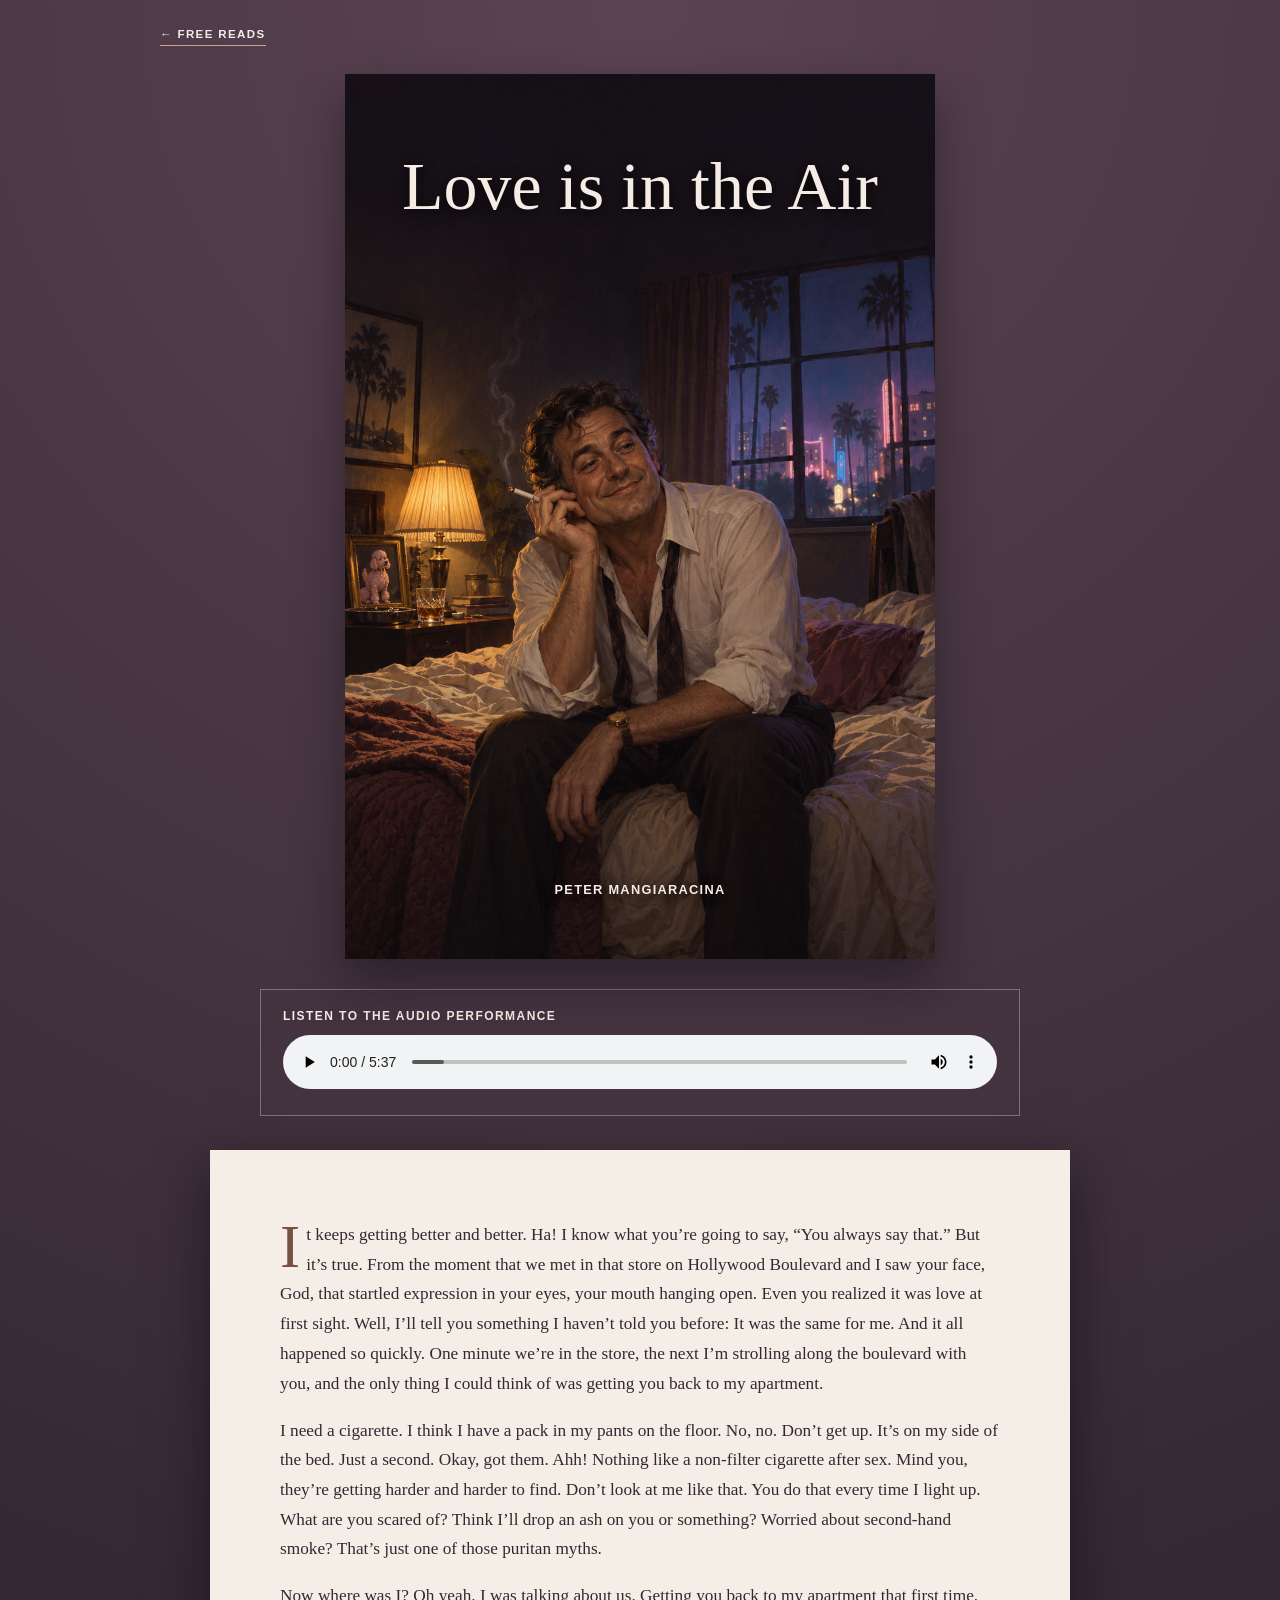
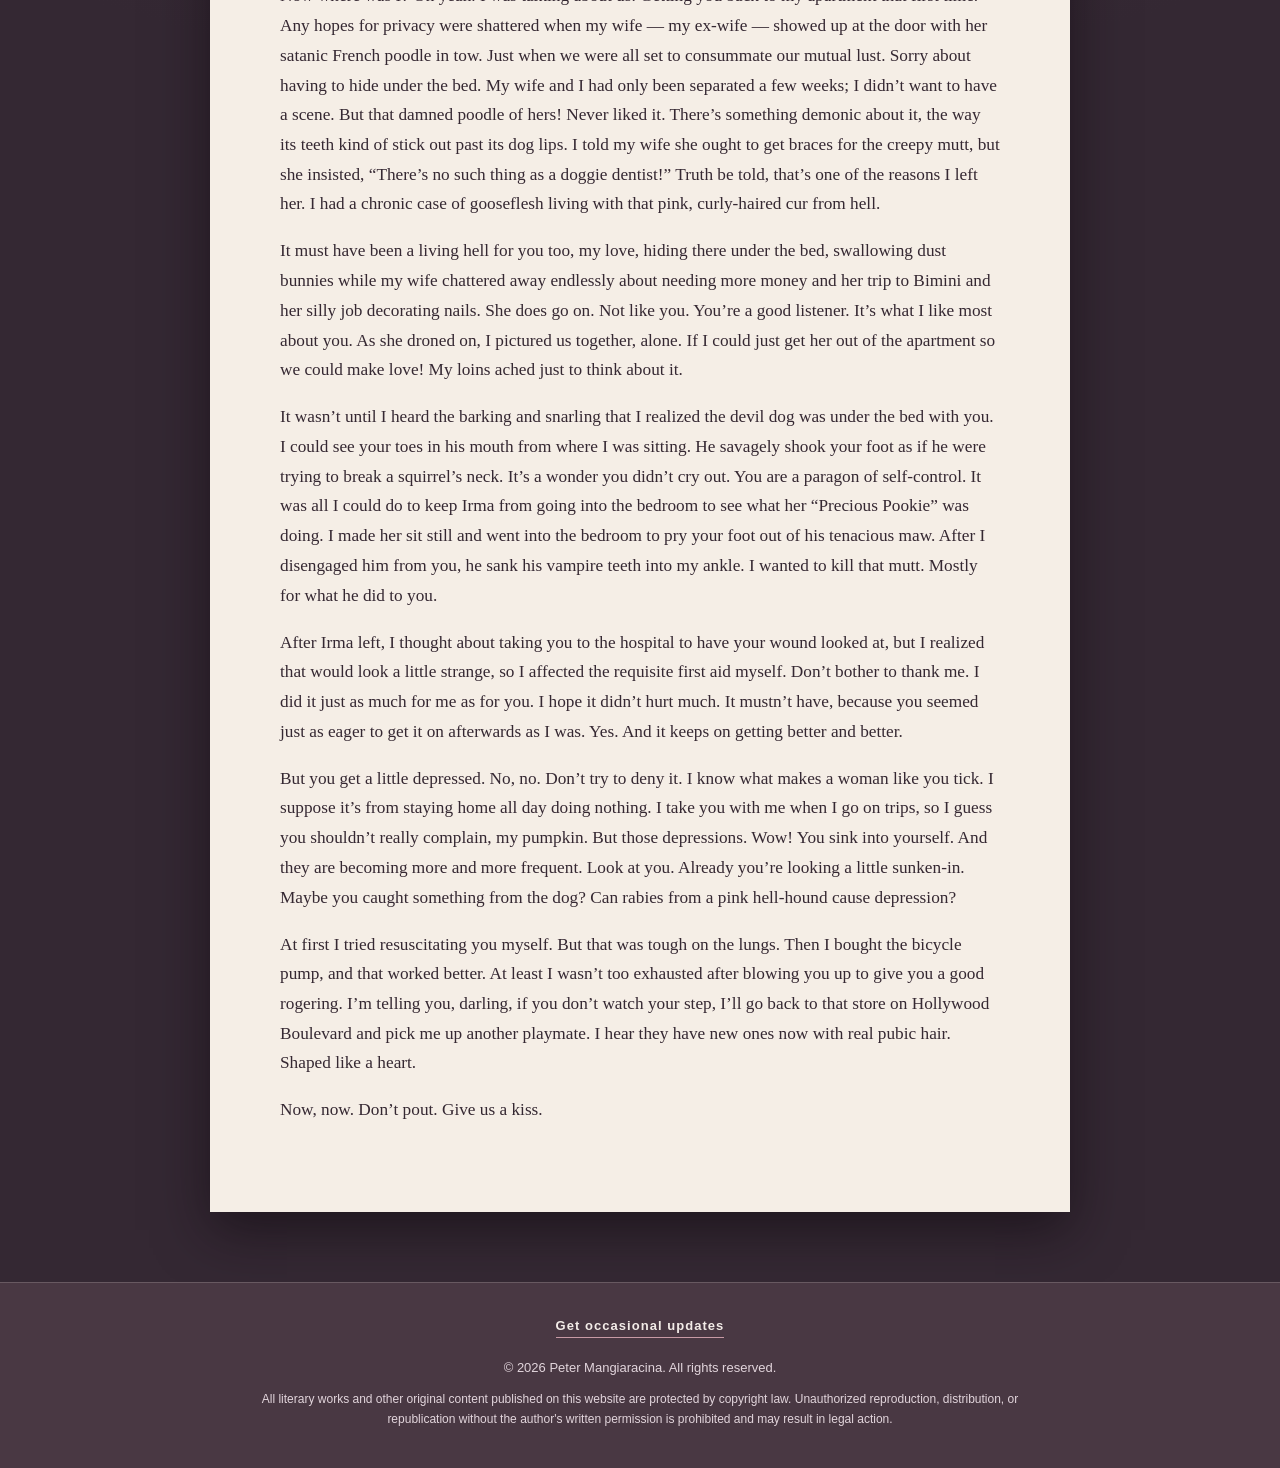
<file: love-is-in-the-air.html>
<!doctype html>
<html lang="en">
<head>
<!-- Google tag (gtag.js) -->
<script async src="https://www.googletagmanager.com/gtag/js?id=G-Y4BEP2RV5D"></script>
<script>
window.dataLayer=window.dataLayer||[]; function gtag(){dataLayer.push(arguments);} gtag('js',new Date()); gtag('config','G-Y4BEP2RV5D');
</script>

  <meta charset="utf-8">
  <meta name="viewport" content="width=device-width,initial-scale=1">
  <meta name="description" content="Read Love is in the Air by Peter Mangiaracina.">
  <title>Love is in the Air | Peter Mangiaracina</title>
  <style>
    :root{--plum:#342833;--paper:#f5eee6;--ink:#352832;--accent:#d1a685}*{box-sizing:border-box}body{margin:0;background:radial-gradient(circle at 50% 0,#5b4353 0,var(--plum) 54%);color:#f4ece5;font-family:Georgia,'Times New Roman',serif}.w{width:min(960px,calc(100% - 32px));margin:auto}.back{display:inline-block;margin:28px 0;color:#f4ece5;font:700 .72rem Arial,Helvetica,sans-serif;letter-spacing:.12em;text-transform:uppercase;text-decoration:none;border-bottom:1px solid var(--accent);padding-bottom:5px}.cover{position:relative;max-width:590px;margin:0 auto 30px;box-shadow:0 22px 46px rgba(15,10,13,.45)}.cover img{width:100%;display:block}.cover:after{content:"";position:absolute;inset:0;background:linear-gradient(180deg,rgba(18,13,17,.45),transparent 44%,rgba(18,13,17,.32))}.cover h1,.by{position:absolute;z-index:1;left:8%;right:8%;text-align:center;text-shadow:0 2px 14px #000}.cover h1{top:9%;margin:0;font-size:clamp(2rem,6vw,4.25rem);font-weight:400;line-height:.95}.by{bottom:7%;margin:0;font:700 .8rem Arial,Helvetica,sans-serif;letter-spacing:.1em;text-transform:uppercase}.audio{max-width:760px;margin:0 auto 22px;padding:19px 22px;background:#43333f;border:1px solid #806e77;line-height:1.5}.audio p{margin:0 0 12px;font:700 .75rem Arial,Helvetica,sans-serif;letter-spacing:.12em;text-transform:uppercase}.audio audio{width:100%}.paper{max-width:860px;margin:34px auto 70px;padding:clamp(28px,6vw,70px);background:var(--paper);color:var(--ink);box-shadow:0 18px 50px rgba(16,10,16,.6)}.paper p{font-size:1.08rem;line-height:1.72;margin:0 0 1em}.paper .lead:first-letter{float:left;margin:.06em .1em 0 0;color:#785043;font-size:3.5em;line-height:.75}@media(max-width:600px){.cover h1{font-size:2.1rem}.paper{padding:26px 22px}.paper p{font-size:1rem}}
  </style>
<link rel="canonical" href="https://rabidscribe.com/love-is-in-the-air.html">
<link rel="stylesheet" href="site-footer.css?v=20261106">
</head>
<body>
  <main class="w">
    <a class="back" href="free-reads.html">← Free Reads</a>
    <section class="cover">
      <img src="love-is-in-the-air-cover.png" alt="A man smoking in a warmly lit Hollywood bedroom while speaking to someone unseen">
      <h1>Love is in the Air</h1>
      <p class="by">Peter Mangiaracina</p>
    </section>
    <section class="audio">
      <p>Listen to the audio performance</p>
      <audio controls preload="metadata">
        <source src="love-is-in-the-air-audio-performance.wav?v=972fdb2" type="audio/wav">
        Your browser does not support audio playback.
      </audio>
    </section>
    <article class="paper">
      <p class="lead">It keeps getting better and better. Ha! I know what you’re going to say, “You always say that.” But it’s true. From the moment that we met in that store on Hollywood Boulevard and I saw your face, God, that startled expression in your eyes, your mouth hanging open. Even you realized it was love at first sight. Well, I’ll tell you something I haven’t told you before: It was the same for me. And it all happened so quickly. One minute we’re in the store, the next I’m strolling along the boulevard with you, and the only thing I could think of was getting you back to my apartment.</p>
      <p>I need a cigarette. I think I have a pack in my pants on the floor. No, no. Don’t get up. It’s on my side of the bed. Just a second. Okay, got them. Ahh! Nothing like a non-filter cigarette after sex. Mind you, they’re getting harder and harder to find. Don’t look at me like that. You do that every time I light up. What are you scared of? Think I’ll drop an ash on you or something? Worried about second-hand smoke? That’s just one of those puritan myths.</p>
      <p>Now where was I? Oh yeah. I was talking about us. Getting you back to my apartment that first time. Any hopes for privacy were shattered when my wife — my ex-wife — showed up at the door with her satanic French poodle in tow. Just when we were all set to consummate our mutual lust. Sorry about having to hide under the bed. My wife and I had only been separated a few weeks; I didn’t want to have a scene. But that damned poodle of hers! Never liked it. There’s something demonic about it, the way its teeth kind of stick out past its dog lips. I told my wife she ought to get braces for the creepy mutt, but she insisted, “There’s no such thing as a doggie dentist!” Truth be told, that’s one of the reasons I left her. I had a chronic case of gooseflesh living with that pink, curly-haired cur from hell.</p>
      <p>It must have been a living hell for you too, my love, hiding there under the bed, swallowing dust bunnies while my wife chattered away endlessly about needing more money and her trip to Bimini and her silly job decorating nails. She does go on. Not like you. You’re a good listener. It’s what I like most about you. As she droned on, I pictured us together, alone. If I could just get her out of the apartment so we could make love! My loins ached just to think about it.</p>
      <p>It wasn’t until I heard the barking and snarling that I realized the devil dog was under the bed with you. I could see your toes in his mouth from where I was sitting. He savagely shook your foot as if he were trying to break a squirrel’s neck. It’s a wonder you didn’t cry out. You are a paragon of self-control. It was all I could do to keep Irma from going into the bedroom to see what her “Precious Pookie” was doing. I made her sit still and went into the bedroom to pry your foot out of his tenacious maw. After I disengaged him from you, he sank his vampire teeth into my ankle. I wanted to kill that mutt. Mostly for what he did to you.</p>
      <p>After Irma left, I thought about taking you to the hospital to have your wound looked at, but I realized that would look a little strange, so I affected the requisite first aid myself. Don’t bother to thank me. I did it just as much for me as for you. I hope it didn’t hurt much. It mustn’t have, because you seemed just as eager to get it on afterwards as I was. Yes. And it keeps on getting better and better.</p>
      <p>But you get a little depressed. No, no. Don’t try to deny it. I know what makes a woman like you tick. I suppose it’s from staying home all day doing nothing. I take you with me when I go on trips, so I guess you shouldn’t really complain, my pumpkin. But those depressions. Wow! You sink into yourself. And they are becoming more and more frequent. Look at you. Already you’re looking a little sunken-in. Maybe you caught something from the dog? Can rabies from a pink hell-hound cause depression?</p>
      <p>At first I tried resuscitating you myself. But that was tough on the lungs. Then I bought the bicycle pump, and that worked better. At least I wasn’t too exhausted after blowing you up to give you a good rogering. I’m telling you, darling, if you don’t watch your step, I’ll go back to that store on Hollywood Boulevard and pick me up another playmate. I hear they have new ones now with real pubic hair. Shaped like a heart.</p>
      <p>Now, now. Don’t pout. Give us a kiss.</p>
    </article>
  </main>
<footer class="site-copyright">
  <div class="site-copyright-inner">
    <p class="site-updates"><a href="index.html#mailing-note-title">Get occasional updates</a></p>
    <p class="site-copyright-line">© 2026 Peter Mangiaracina. All rights reserved.</p>
    <p class="site-copyright-terms">All literary works and other original content published on this website are protected by copyright law. Unauthorized reproduction, distribution, or republication without the author's written permission is prohibited and may result in legal action.</p>
  </div>
</footer>
</body>
</html>
</file>
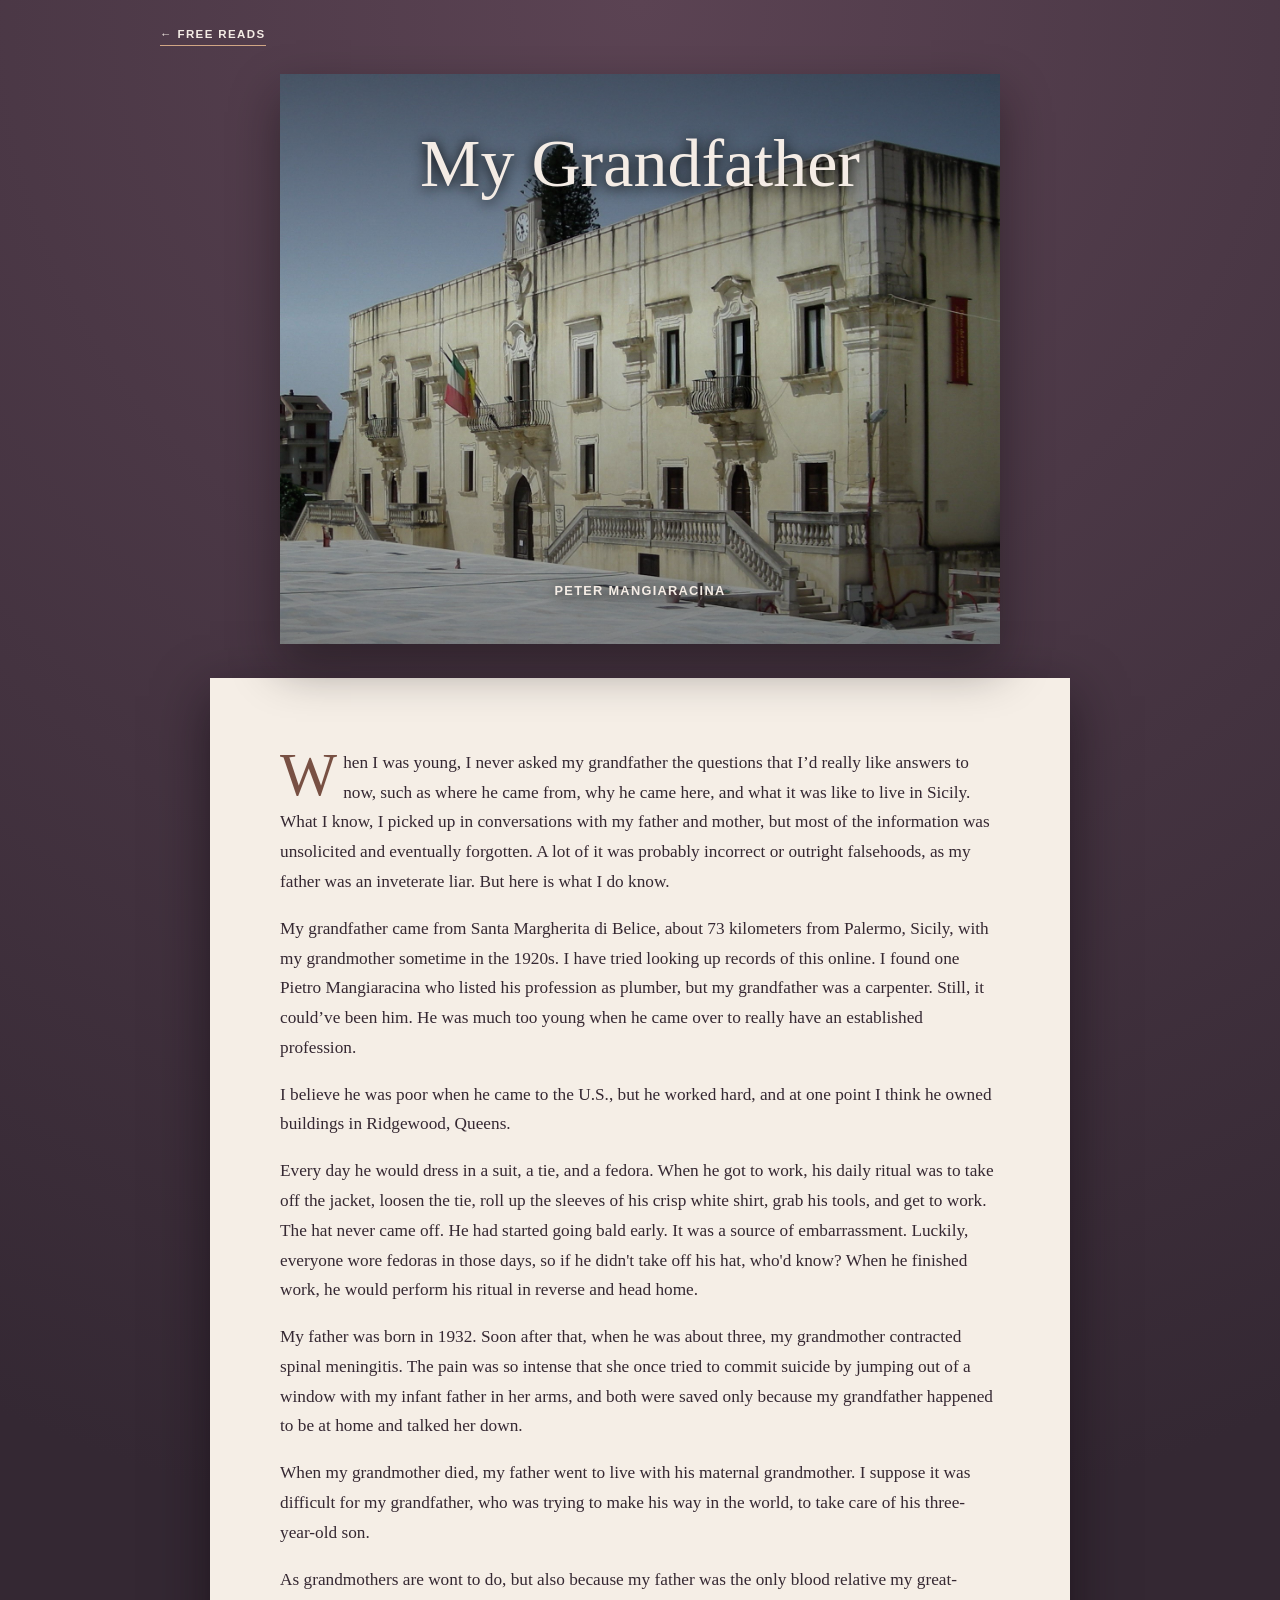
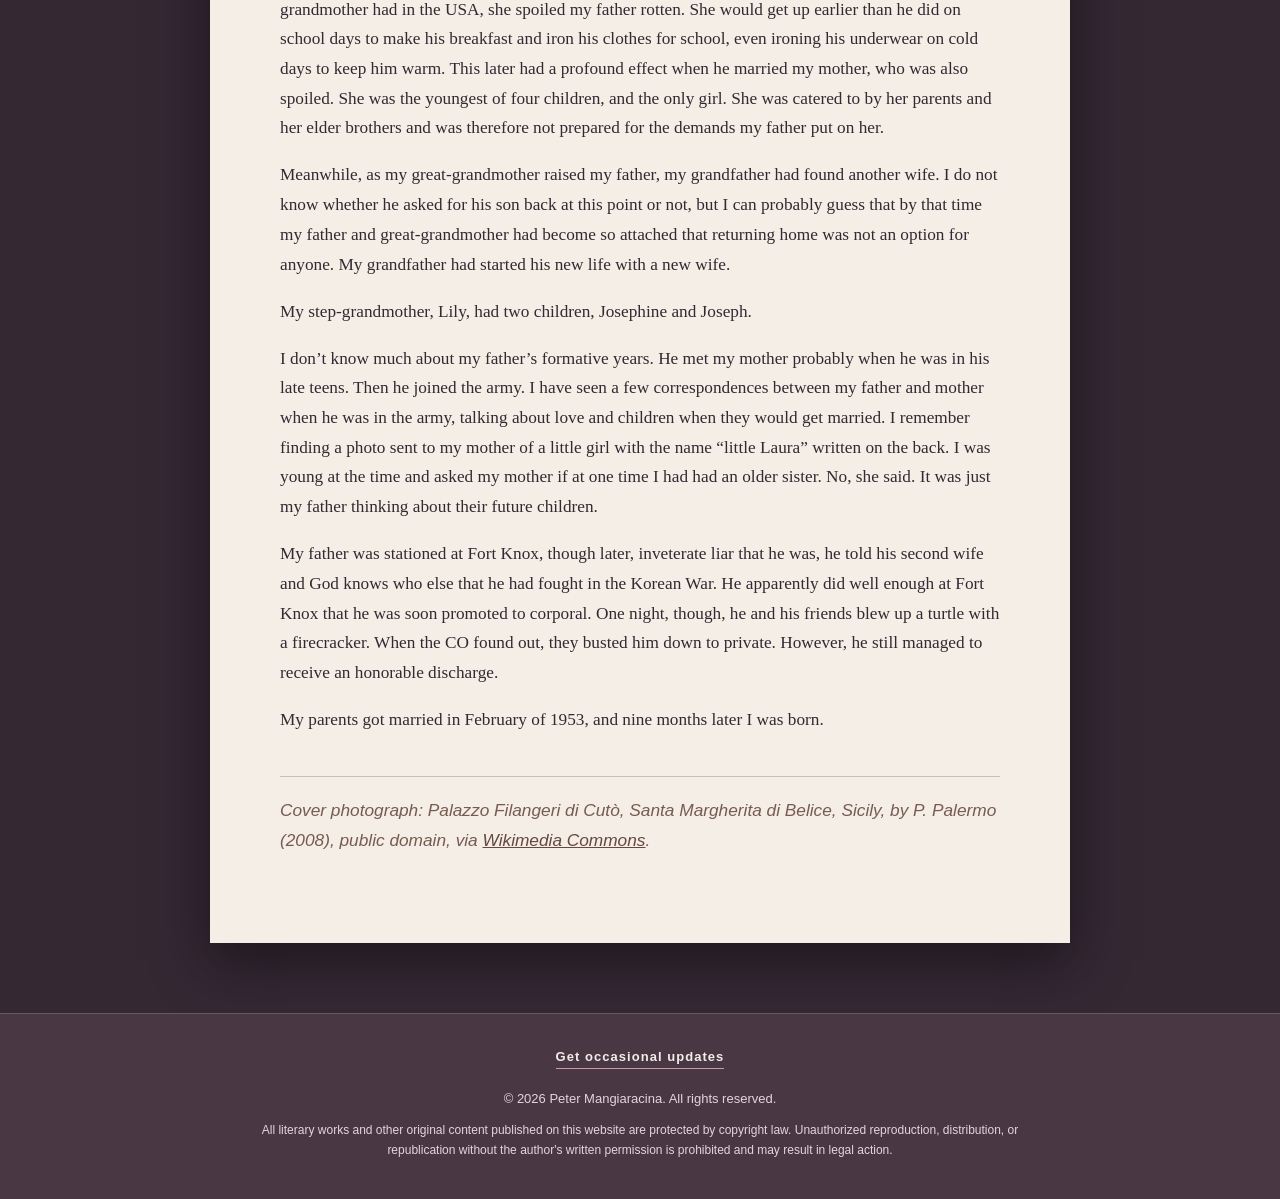
<file: my-grandfather.html>
<!doctype html>
<html lang="en">
<head>
<!-- Google tag (gtag.js) -->
<script async src="https://www.googletagmanager.com/gtag/js?id=G-Y4BEP2RV5D"></script>
<script>
window.dataLayer=window.dataLayer||[]; function gtag(){dataLayer.push(arguments);} gtag('js',new Date()); gtag('config','G-Y4BEP2RV5D');
</script>

  <meta charset="utf-8">
  <meta name="viewport" content="width=device-width,initial-scale=1">
  <meta name="description" content="Read My Grandfather by Peter Mangiaracina.">
  <title>My Grandfather | Peter Mangiaracina</title>
  <style>
    :root{--plum:#342833;--paper:#f5eee6;--ink:#352832;--accent:#d1a685}*{box-sizing:border-box}body{margin:0;background:radial-gradient(circle at 50% 0,#5b4353 0,var(--plum) 54%);color:#f4ece5;font-family:Georgia,'Times New Roman',serif}.w{width:min(960px,calc(100% - 32px));margin:auto}.back{display:inline-block;margin:28px 0;color:#f4ece5;font:700 .72rem Arial,Helvetica,sans-serif;letter-spacing:.12em;text-transform:uppercase;text-decoration:none;border-bottom:1px solid var(--accent);padding-bottom:5px}.cover{position:relative;max-width:720px;margin:0 auto 30px;box-shadow:0 22px 46px rgba(15,10,13,.45)}.cover img{width:100%;display:block}.cover:after{content:"";position:absolute;inset:0;background:linear-gradient(180deg,rgba(18,13,17,.42),transparent 44%,rgba(18,13,17,.38))}.cover h1,.by{position:absolute;z-index:1;left:8%;right:8%;text-align:center;text-shadow:0 2px 14px #000}.cover h1{top:10%;margin:0;font-size:clamp(2.1rem,6vw,4.25rem);font-weight:400;line-height:.95}.by{bottom:8%;margin:0;font:700 .8rem Arial,Helvetica,sans-serif;letter-spacing:.1em;text-transform:uppercase}.paper{max-width:860px;margin:34px auto 70px;padding:clamp(28px,6vw,70px);background:var(--paper);color:var(--ink);box-shadow:0 18px 50px rgba(16,10,16,.6)}.paper p{font-size:1.08rem;line-height:1.72;margin:0 0 1em}.paper .lead:first-letter{float:left;margin:.06em .1em 0 0;color:#785043;font-size:3.5em;line-height:.75}.credit{margin-top:2.6rem!important;padding-top:1.2rem;border-top:1px solid #cdbdb2;color:#765b50;font:italic .82rem/1.55 Arial,Helvetica,sans-serif}.credit a{color:#65483f}@media(max-width:600px){.cover h1{font-size:2.1rem}.paper{padding:26px 22px}.paper p{font-size:1rem}}
  </style>
<link rel="canonical" href="https://rabidscribe.com/my-grandfather.html">
<link rel="stylesheet" href="site-footer.css?v=20261106">
</head>
<body>
  <main class="w">
    <a class="back" href="free-reads.html">← Free Reads</a>
    <section class="cover">
      <img src="my-grandfather-cover.jpg" alt="Palazzo Filangeri di Cutò in Santa Margherita di Belice, Sicily">
      <h1>My Grandfather</h1>
      <p class="by">Peter Mangiaracina</p>
    </section>
    <article class="paper">
      <p class="lead">When I was young, I never asked my grandfather the questions that I’d really like answers to now, such as where he came from, why he came here, and what it was like to live in Sicily. What I know, I picked up in conversations with my father and mother, but most of the information was unsolicited and eventually forgotten. A lot of it was probably incorrect or outright falsehoods, as my father was an inveterate liar. But here is what I do know.</p>
      <p>My grandfather came from Santa Margherita di Belice, about 73 kilometers from Palermo, Sicily, with my grandmother sometime in the 1920s. I have tried looking up records of this online. I found one Pietro Mangiaracina who listed his profession as plumber, but my grandfather was a carpenter. Still, it could’ve been him. He was much too young when he came over to really have an established profession.</p>
      <p>I believe he was poor when he came to the U.S., but he worked hard, and at one point I think he owned buildings in Ridgewood, Queens.</p>
      <p>Every day he would dress in a suit, a tie, and a fedora. When he got to work, his daily ritual was to take off the jacket, loosen the tie, roll up the sleeves of his crisp white shirt, grab his tools, and get to work. The hat never came off. He had started going bald early. It was a source of embarrassment. Luckily, everyone wore fedoras in those days, so if he didn't take off his hat, who'd know? When he finished work, he would perform his ritual in reverse and head home.</p>
      <p>My father was born in 1932. Soon after that, when he was about three, my grandmother contracted spinal meningitis. The pain was so intense that she once tried to commit suicide by jumping out of a window with my infant father in her arms, and both were saved only because my grandfather happened to be at home and talked her down.</p>
      <p>When my grandmother died, my father went to live with his maternal grandmother. I suppose it was difficult for my grandfather, who was trying to make his way in the world, to take care of his three-year-old son.</p>
      <p>As grandmothers are wont to do, but also because my father was the only blood relative my great-grandmother had in the USA, she spoiled my father rotten. She would get up earlier than he did on school days to make his breakfast and iron his clothes for school, even ironing his underwear on cold days to keep him warm. This later had a profound effect when he married my mother, who was also spoiled. She was the youngest of four children, and the only girl. She was catered to by her parents and her elder brothers and was therefore not prepared for the demands my father put on her.</p>
      <p>Meanwhile, as my great-grandmother raised my father, my grandfather had found another wife. I do not know whether he asked for his son back at this point or not, but I can probably guess that by that time my father and great-grandmother had become so attached that returning home was not an option for anyone. My grandfather had started his new life with a new wife.</p>
      <p>My step-grandmother, Lily, had two children, Josephine and Joseph.</p>
      <p>I don’t know much about my father’s formative years. He met my mother probably when he was in his late teens. Then he joined the army. I have seen a few correspondences between my father and mother when he was in the army, talking about love and children when they would get married. I remember finding a photo sent to my mother of a little girl with the name “little Laura” written on the back. I was young at the time and asked my mother if at one time I had had an older sister. No, she said. It was just my father thinking about their future children.</p>
      <p>My father was stationed at Fort Knox, though later, inveterate liar that he was, he told his second wife and God knows who else that he had fought in the Korean War. He apparently did well enough at Fort Knox that he was soon promoted to corporal. One night, though, he and his friends blew up a turtle with a firecracker. When the CO found out, they busted him down to private. However, he still managed to receive an honorable discharge.</p>
      <p>My parents got married in February of 1953, and nine months later I was born.</p>
      <p class="credit">Cover photograph: <em>Palazzo Filangeri di Cutò, Santa Margherita di Belice, Sicily</em>, by P. Palermo (2008), public domain, via <a href="https://commons.wikimedia.org/wiki/File:Palazzo_Filangeri_di_Cuto.JPG">Wikimedia Commons</a>.</p>
    </article>
  </main>
<footer class="site-copyright">
  <div class="site-copyright-inner">
    <p class="site-updates"><a href="index.html#mailing-note-title">Get occasional updates</a></p>
    <p class="site-copyright-line">© 2026 Peter Mangiaracina. All rights reserved.</p>
    <p class="site-copyright-terms">All literary works and other original content published on this website are protected by copyright law. Unauthorized reproduction, distribution, or republication without the author's written permission is prohibited and may result in legal action.</p>
  </div>
</footer>
</body>
</html>
</file>
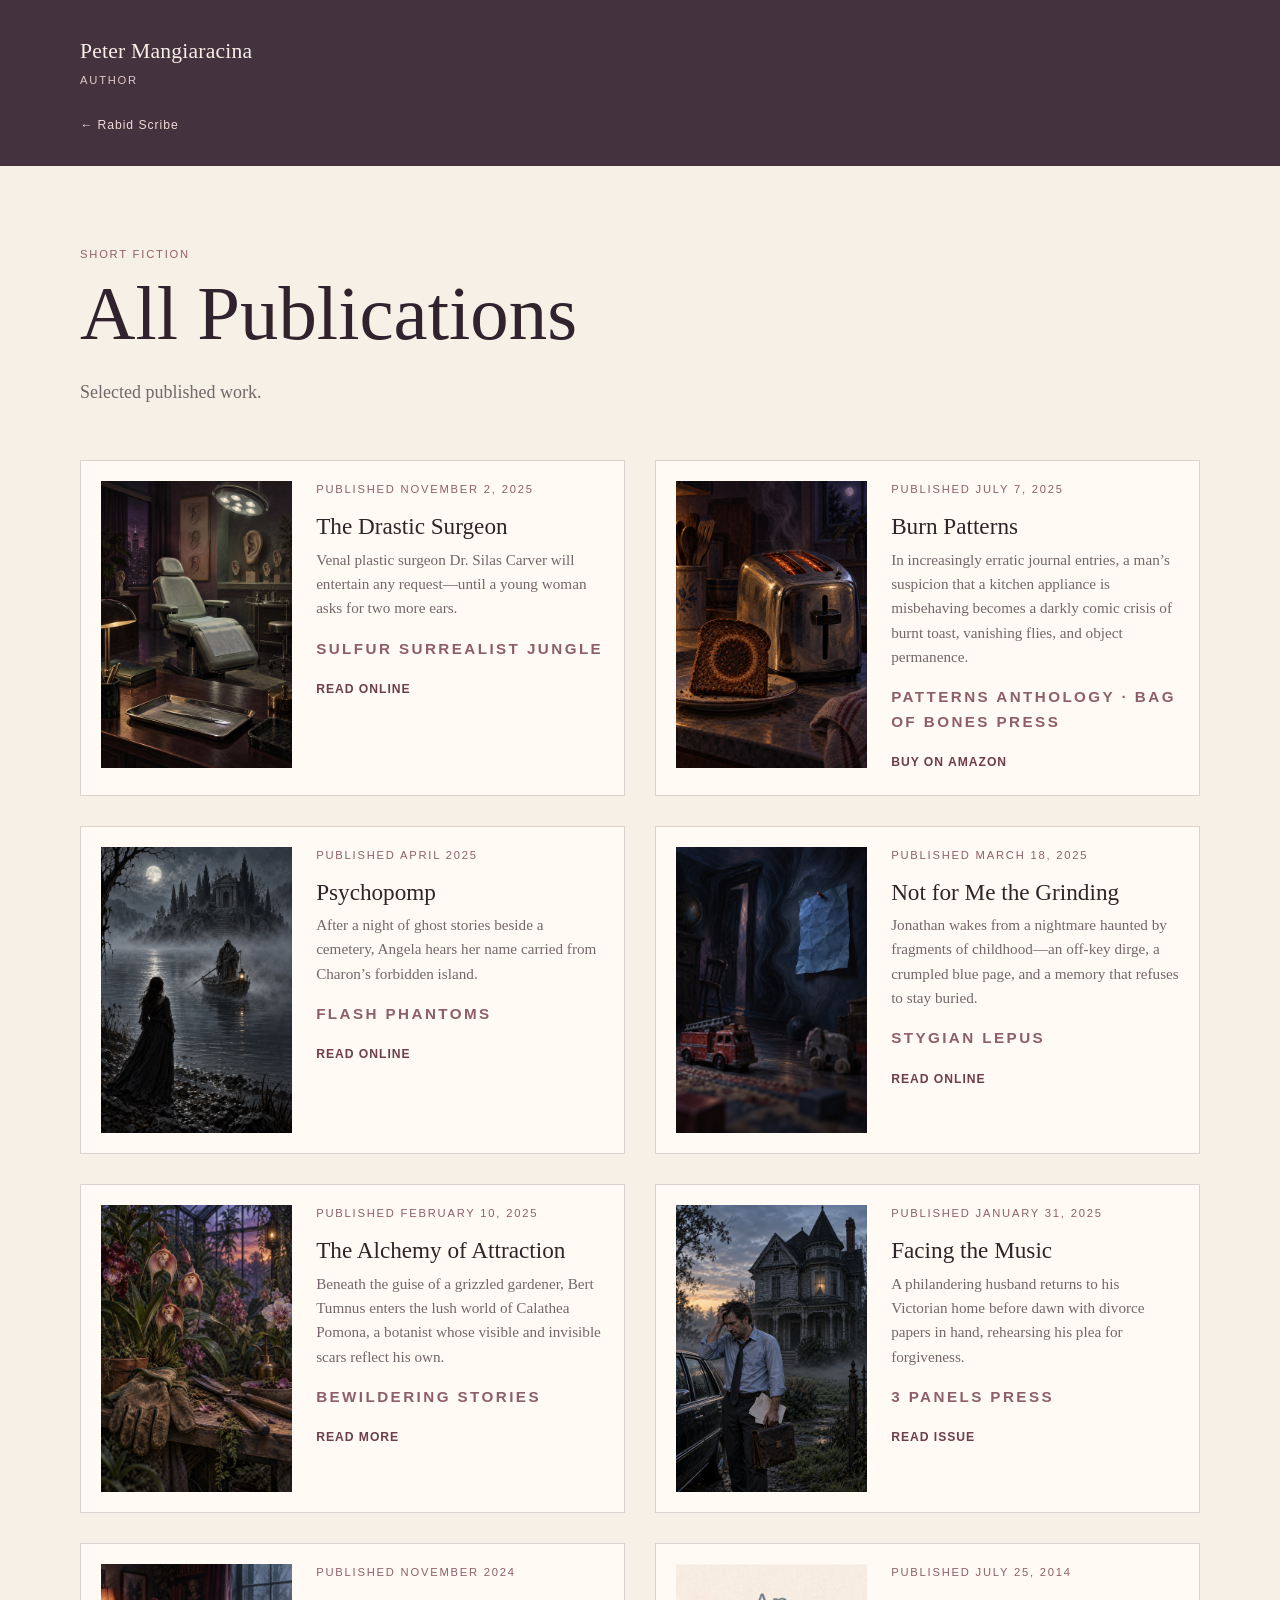
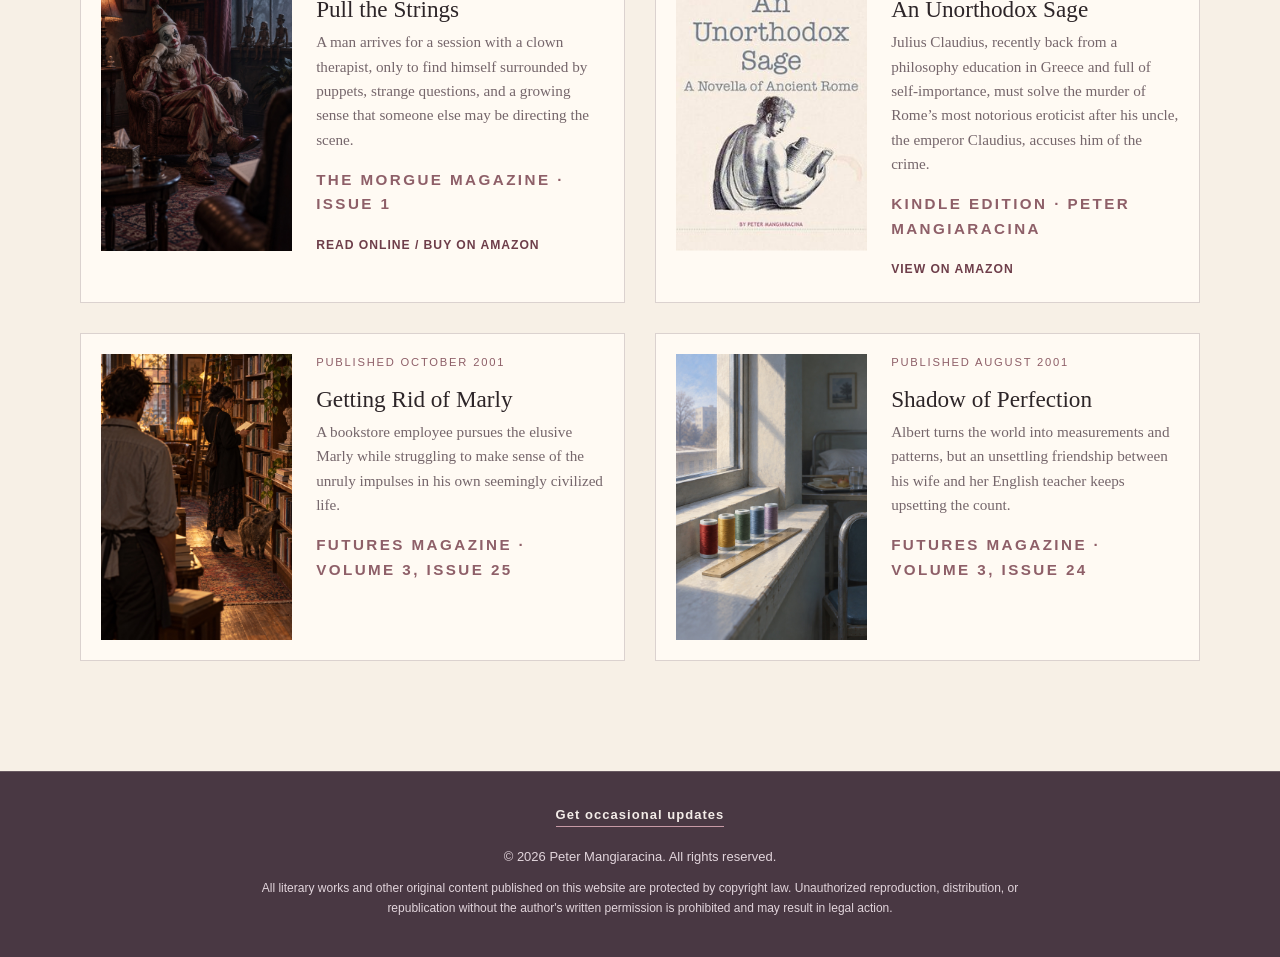
<file: publications.html>
<!doctype html>
<html lang="en">
<head>
<!-- Google tag (gtag.js) -->
<script async src="https://www.googletagmanager.com/gtag/js?id=G-Y4BEP2RV5D"></script>
<script>
  window.dataLayer = window.dataLayer || [];
  function gtag(){dataLayer.push(arguments);}
  gtag('js', new Date());
  gtag('config', 'G-Y4BEP2RV5D');
</script>

  <meta charset="utf-8">
  <meta name="viewport" content="width=device-width, initial-scale=1">
  <meta name="description" content="Published work by Peter Mangiaracina.">
  <title>Publications | Peter Mangiaracina</title>
  <link rel="icon" href="favicon.ico" sizes="any">
  <link rel="icon" href="favicon-32x32.png" type="image/png" sizes="32x32">
  <link rel="apple-touch-icon" href="apple-touch-icon.png">
  <link rel="manifest" href="site.webmanifest">
  <style>
    :root{--plum:#44323f;--plum-deep:#31232e;--paper:#f7f0e6;--ink:#2d2528;--muted:#75666b;--accent:#b88189;--panel:#fffaf3;--line:rgba(77,51,63,.2)}
    *{box-sizing:border-box}html{scroll-behavior:smooth}body{margin:0;background:var(--plum);color:var(--ink);font-family:Georgia,"Times New Roman",serif;font-size:18px;line-height:1.6}a{color:inherit}header{color:var(--paper);padding:34px 0 28px}.wrap{width:min(1120px,calc(100% - 48px));margin:0 auto}.name{margin:0;font-size:1.35rem;font-weight:400;letter-spacing:.01em}.role,.eyebrow,.kind,.venue{font-family:Arial,Helvetica,sans-serif;font-size:.7rem;letter-spacing:.16em;text-transform:uppercase}.role{margin:3px 0 0;color:#e0c9c7}.back{display:inline-block;margin-top:27px;color:#f0d9d5;font-family:Arial,Helvetica,sans-serif;font-size:.76rem;letter-spacing:.08em;text-decoration:none}.back:hover{text-decoration:underline}main{background:var(--paper);min-height:calc(100vh - 150px);padding:80px 0 110px}.eyebrow{margin:0 0 11px;color:#8e5f68}h1{max-width:680px;margin:0;color:var(--plum-deep);font-size:clamp(2.6rem,6vw,5rem);font-weight:400;line-height:1.02}.intro{max-width:620px;margin:24px 0 54px;color:var(--muted)}.grid{display:grid;grid-template-columns:repeat(2,minmax(0,1fr));gap:30px}.card{display:grid;grid-template-columns:minmax(0,38%) minmax(0,1fr);gap:24px;min-width:0;background:var(--panel);border:1px solid var(--line);padding:20px}.card-image{display:block;width:100%;height:auto;aspect-ratio:2/3;object-fit:cover}.card-content{min-width:0}.kind{display:block;margin:0;color:#8e5f68}.card h2{margin:14px 0 8px;font-size:1.45rem;font-weight:500;line-height:1.14}.card p{margin:0;color:var(--muted);font-size:.95rem}.venue{margin-top:16px!important;font-weight:700;color:#8e5f68!important}.more{display:inline-block;margin-top:19px;color:#6e3e4a;font-family:Arial,Helvetica,sans-serif;font-size:.76rem;font-weight:700;letter-spacing:.08em;text-decoration:none;text-transform:uppercase}.more:hover{text-decoration:underline}footer{padding:28px 0;color:#e0c9c7;font-family:Arial,Helvetica,sans-serif;font-size:.72rem;letter-spacing:.06em}@media(max-width:780px){body{font-size:17px}.wrap{width:min(100% - 32px,560px)}header{padding:26px 0 23px}main{padding:56px 0 75px}.grid{grid-template-columns:1fr;gap:22px}.card{max-width:560px}}@media(max-width:480px){.card{grid-template-columns:1fr;gap:18px;padding:18px}.card-image{width:min(100%,260px);margin:0 auto}.card-content{width:100%}.intro{margin-bottom:38px}}
  </style>
<link rel="canonical" href="https://rabidscribe.com/publications.html">
<link rel="stylesheet" href="site-footer.css?v=20261106">
</head>
<body>
  <header><div class="wrap"><p class="name">Peter Mangiaracina</p><p class="role">Author</p><a class="back" href="index.html">&larr; Rabid Scribe</a></div></header>
  <main><div class="wrap"><p class="eyebrow">Short Fiction</p><h1>All Publications</h1><p class="intro">Selected published work.</p><div class="grid"><article class="card"><img class="card-image" src="images/the-drastic-surgeon.jpg" alt="Illustration of a plastic-surgery consultation room with sculptural ears for The Drastic Surgeon"><div class="card-content"><span class="kind">Published November 2, 2025</span><h2>The Drastic Surgeon</h2><p>Venal plastic surgeon Dr. Silas Carver will entertain any request&mdash;until a young woman asks for two more ears.</p><p class="venue">Sulfur Surrealist Jungle</p><a class="more" href="https://sulfur-surrealist-jungle.com/2025/02/17/the-drastic-surgeon-peter-mangiaracina/" target="_blank" rel="noopener noreferrer">Read Online</a></div></article><article class="card"><img class="card-image" src="images/burn-patterns.jpg" alt="Illustration of a glowing toaster and a slice of burned toast for Burn Patterns"><div class="card-content"><span class="kind">Published July 7, 2025</span><h2>Burn Patterns</h2><p>In increasingly erratic journal entries, a man&rsquo;s suspicion that a kitchen appliance is misbehaving becomes a darkly comic crisis of burnt toast, vanishing flies, and object permanence.</p><p class="venue">Patterns Anthology &middot; Bag of Bones Press</p><a class="more" href="https://www.amazon.com/dp/1068679026?ref=ppx_yo2ov_dt_b_fed_asin_title" target="_blank" rel="noopener noreferrer">Buy on Amazon</a></div></article><article class="card"><img class="card-image" src="images/psychopomp.jpg" alt="A spectral ferryman in a rowboat emerging from mist near a mausoleum island for Psychopomp"><div class="card-content"><span class="kind">Published April 2025</span><h2>Psychopomp</h2><p>After a night of ghost stories beside a cemetery, Angela hears her name carried from Charon&rsquo;s forbidden island.</p><p class="venue">Flash Phantoms</p><a class="more" href="https://www.flashphantoms.net/april-flash-fiction-horror" target="_blank" rel="noopener noreferrer">Read Online</a></div></article><article class="card"><img class="card-image" src="images/not-for-me-the-grinding.jpg" alt="A crumpled blue page pinned to the wall of a shadowy room for Not for Me the Grinding"><div class="card-content"><span class="kind">Published March 18, 2025</span><h2>Not for Me the Grinding</h2><p>Jonathan wakes from a nightmare haunted by fragments of childhood&mdash;an off-key dirge, a crumpled blue page, and a memory that refuses to stay buried.</p><p class="venue">Stygian Lepus</p><a class="more" href="https://www.stygianlepus.com/edition-23/" target="_blank" rel="noopener noreferrer">Read Online</a></div></article><article class="card"><img class="card-image" src="images/the-alchemy-of-attraction.jpg" alt="Illustration of orchids and gardener's tools in a greenhouse for The Alchemy of Attraction"><div class="card-content"><span class="kind">Published February 10, 2025</span><h2>The Alchemy of Attraction</h2><p>Beneath the guise of a grizzled gardener, Bert Tumnus enters the lush world of Calathea Pomona, a botanist whose visible and invisible scars reflect his own.</p><p class="venue">Bewildering Stories</p><a class="more" href="https://www.bewilderingstories.com/issue1079/alchemy_attraction1.html" target="_blank" rel="noopener noreferrer">Read More</a></div></article><article class="card"><img class="card-image" src="images/facing-the-music.jpg" alt="A worried man with divorce papers outside a Victorian house at dawn for Facing the Music"><div class="card-content"><span class="kind">Published January 31, 2025</span><h2>Facing the Music</h2><p>A philandering husband returns to his Victorian home before dawn with divorce papers in hand, rehearsing his plea for forgiveness.</p><p class="venue">3 Panels Press</p><a class="more" href="https://issuu.com/3panelspress/docs/issue_03-2" target="_blank" rel="noopener noreferrer">Read Issue</a></div></article><article class="card"><img class="card-image" src="images/pull-the-strings.jpg" alt="A clown seated in a shadowy room with wooden marionettes for Pull the Strings"><div class="card-content"><span class="kind">Published November 2024</span><h2>Pull the Strings</h2><p>A man arrives for a session with a clown therapist, only to find himself surrounded by puppets, strange questions, and a growing sense that someone else may be directing the scene.</p><p class="venue">The Morgue Magazine &middot; Issue 1</p><a class="more" href="https://www.themorguemagazine.com/autopsy-one" target="_blank" rel="noopener noreferrer">Read Online / Buy on Amazon</a></div></article><article class="card"><img class="card-image" src="images/an-unorthodox-sage-cover.svg" alt="Cover of An Unorthodox Sage: A Novella of Ancient Rome"><div class="card-content"><span class="kind">Published July 25, 2014</span><h2>An Unorthodox Sage</h2><p>Julius Claudius, recently back from a philosophy education in Greece and full of self-importance, must solve the murder of Rome&rsquo;s most notorious eroticist after his uncle, the emperor Claudius, accuses him of the crime.</p><p class="venue">Kindle Edition &middot; Peter Mangiaracina</p><a class="more" href="https://www.amazon.com/dp/B00M55DJ4C/ref=cm_cr_arp_mb_bdcrb_top?ie=UTF8" target="_blank" rel="noopener noreferrer">View on Amazon</a></div></article><article class="card"><img class="card-image" src="images/getting-rid-of-marly.jpg" alt="A woman browsing poetry in a bookstore near a small wild boar for Getting Rid of Marly"><div class="card-content"><span class="kind">Published October 2001</span><h2>Getting Rid of Marly</h2><p>A bookstore employee pursues the elusive Marly while struggling to make sense of the unruly impulses in his own seemingly civilized life.</p><p class="venue">Futures Magazine &middot; Volume 3, Issue 25</p></div></article><article class="card"><img class="card-image" src="images/shadow-of-perfection.jpg" alt="Five colorful sewing spools aligned beside a ruler for Shadow of Perfection"><div class="card-content"><span class="kind">Published August 2001</span><h2>Shadow of Perfection</h2><p>Albert turns the world into measurements and patterns, but an unsettling friendship between his wife and her English teacher keeps upsetting the count.</p><p class="venue">Futures Magazine &middot; Volume 3, Issue 24</p></div></article></div></div></main>
  <footer class="site-copyright">
  <div class="site-copyright-inner">
    <p class="site-updates"><a href="index.html#mailing-note-title">Get occasional updates</a></p>
    <p class="site-copyright-line">© 2026 Peter Mangiaracina. All rights reserved.</p>
    <p class="site-copyright-terms">All literary works and other original content published on this website are protected by copyright law. Unauthorized reproduction, distribution, or republication without the author's written permission is prohibited and may result in legal action.</p>
  </div>
</footer>
</body>
</html>
</file>
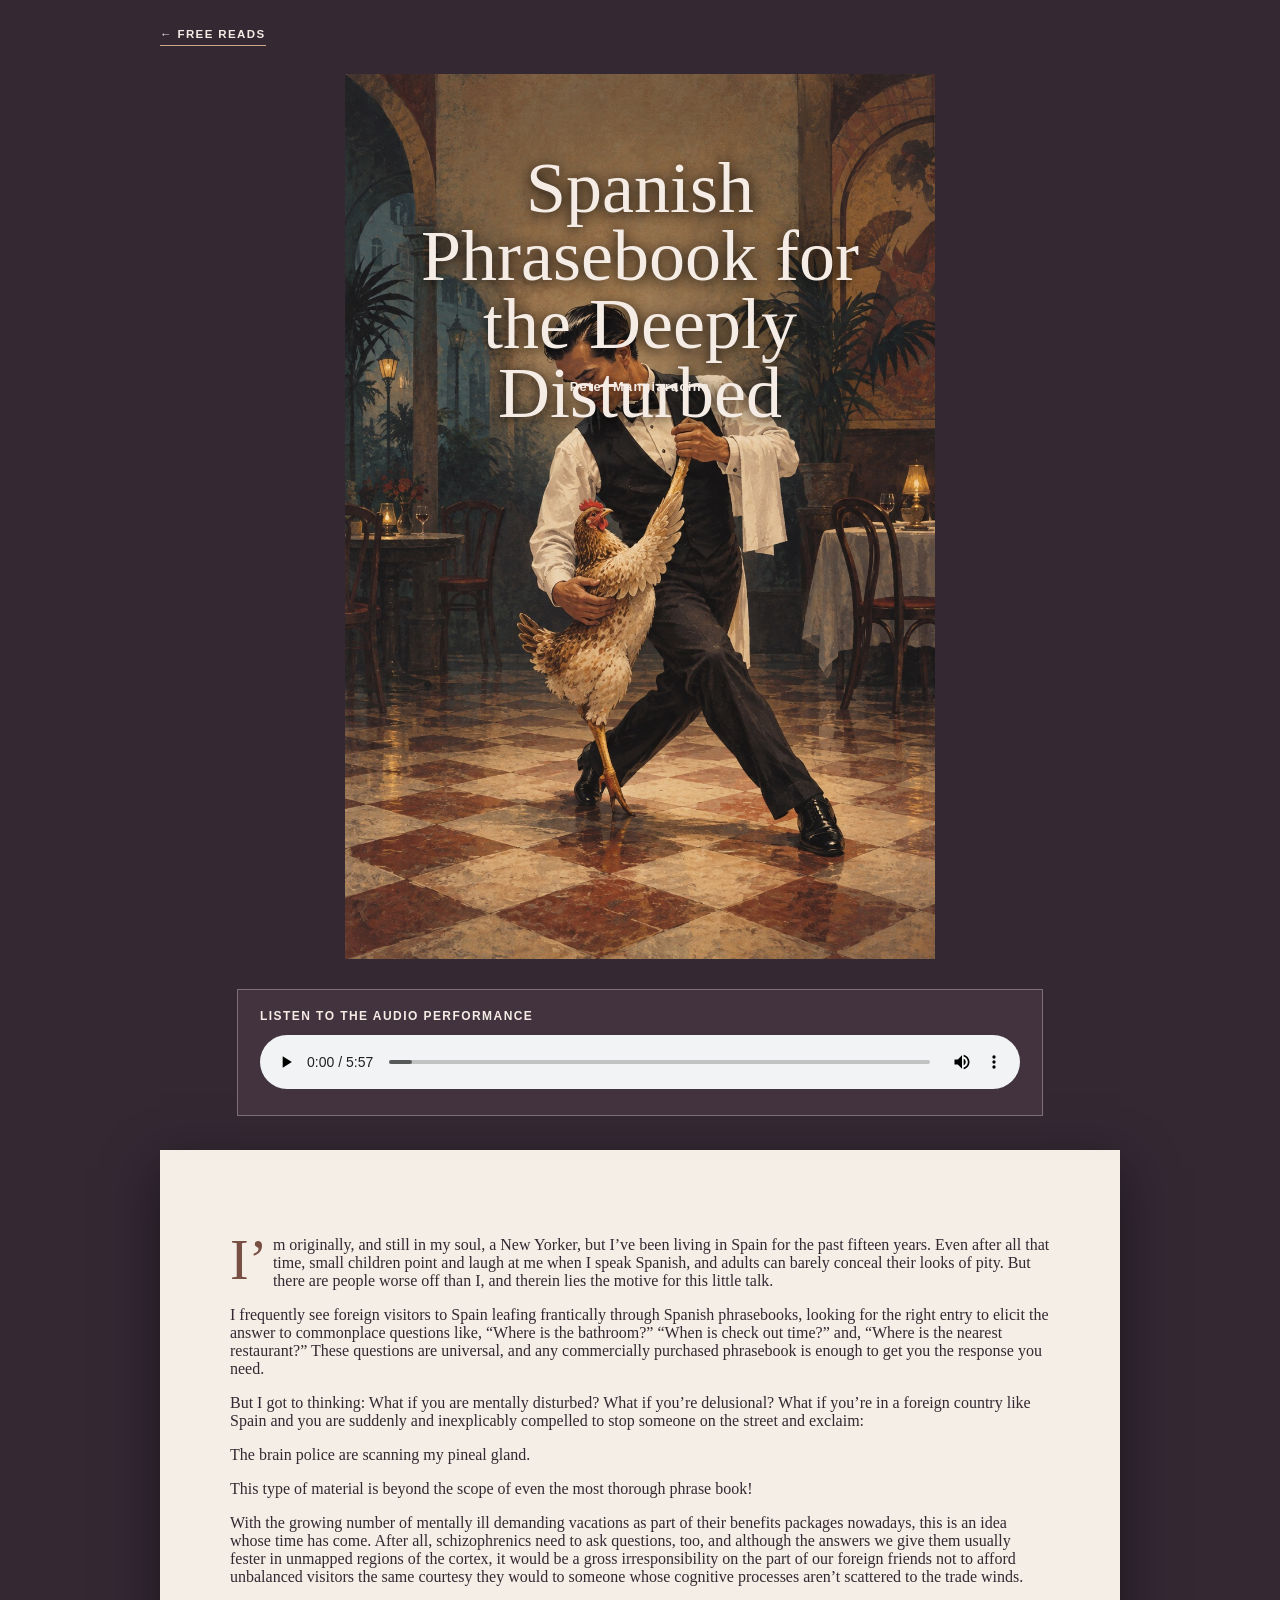
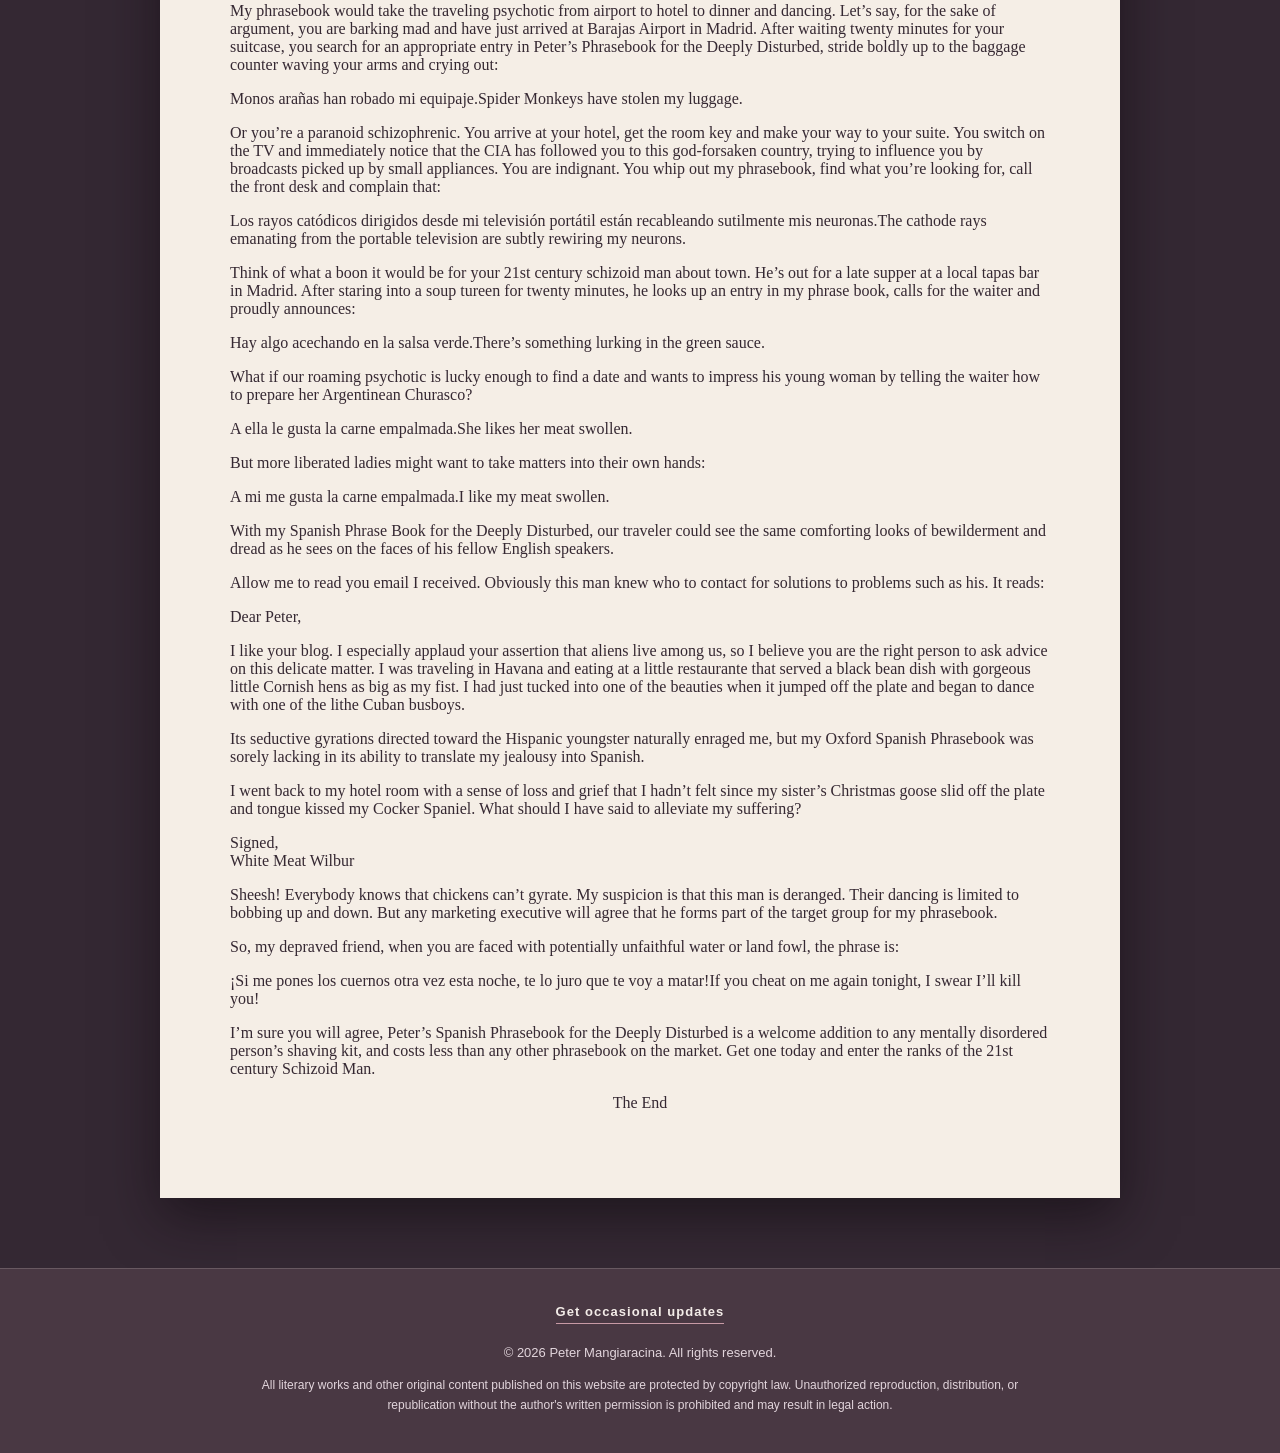
<file: spanish-phrasebook-for-the-deeply-disturbed.html>
<!doctype html><html lang="en"><head>
<!-- Google tag (gtag.js) -->
<script async src="https://www.googletagmanager.com/gtag/js?id=G-Y4BEP2RV5D"></script>
<script>
window.dataLayer=window.dataLayer||[]; function gtag(){dataLayer.push(arguments);} gtag('js',new Date()); gtag('config','G-Y4BEP2RV5D');
</script>
<meta charset="utf-8"><meta name="viewport" content="width=device-width,initial-scale=1"><title>Spanish Phrasebook for the Deeply Disturbed | Peter Mangiaracina</title><style>body{margin:0;background:#342833;color:#f4ece5;font-family:Georgia,serif}.w{width:min(960px,calc(100% - 32px));margin:auto}.back{display:inline-block;margin:28px 0;color:#f4ece5;font:700 .72rem Arial,sans-serif;letter-spacing:.12em;text-transform:uppercase;text-decoration:none;border-bottom:1px solid #d1a685;padding-bottom:5px}.cover{position:relative;max-width:590px;margin:0 auto 30px}.cover img{width:100%;display:block}.cover h1{position:absolute;top:9%;left:8%;right:8%;margin:0;text-align:center;text-shadow:0 2px 14px #000;font-size:clamp(2rem,6vw,4.5rem);font-weight:400;line-height:.95}.by{position:absolute;top:33%;left:0;right:0;text-align:center;font:700 .8rem Arial,sans-serif;letter-spacing:.1em}.audio{max-width:760px;margin:0 auto 22px;padding:19px 22px;background:#43333f;border:1px solid #806e77;line-height:1.5}.audio p{margin:0 0 12px;font:700 .75rem Arial,sans-serif;letter-spacing:.12em;text-transform:uppercase}.audio audio{width:100%}.paper{max-width:860px;margin:34px auto 70px;padding:clamp(28px,6vw,70px);background:#f5eee6;color:#352832;box-shadow:0 18px 50px #100a1099}.paper .page{display:block;min-height:0;padding:0;margin:0;background:transparent}.paper .page p{font-size:1.08rem;line-height:1.72;margin:0 0 1em}.paper .lead:first-letter{float:left;margin:.06em .1em 0 0;color:#785043;font-size:3.5em;line-height:.75}.paper .folio{display:none}(max-width:600px){.cover h1{font-size:2.15rem}.paper{padding:26px 22px}.paper .page p{font-size:1rem}}</style><link rel="canonical" href="https://rabidscribe.com/spanish-phrasebook-for-the-deeply-disturbed.html">
<link rel="stylesheet" href="site-footer.css?v=20261106">
</head><body><main class="w"><a class="back" href="free-reads.html">← Free Reads</a><section class="cover"><img src="images/spanish-phrasebook-cover.jpg" alt="Cover art for Spanish Phrasebook for the Deeply Disturbed"><h1>Spanish Phrasebook for the Deeply Disturbed</h1><p class="by">Peter Mangiaracina</p></section><section class="audio"><p>Listen to the audio performance</p><audio controls preload="metadata"><source src="spanish-phrasebook-audio-performance.wav?v=869d08f" type="audio/wav">Your browser does not support audio playback.</audio></section><article class="paper">
              <div class="page-inner">
                <p class="lead">I’m originally, and still in my soul, a New Yorker, but I’ve been living in Spain for the past fifteen years. Even after all that time, small children point and laugh at me when I speak Spanish, and adults can barely conceal their looks of pity. But there are people worse off than I, and therein lies the motive for this little talk.</p>
                <p>I frequently see foreign visitors to Spain leafing frantically through Spanish phrasebooks, looking for the right entry to elicit the answer to commonplace questions like, “Where is the bathroom?” “When is check out time?” and, “Where is the nearest restaurant?” These questions are universal, and any commercially purchased phrasebook is enough to get you the response you need.</p>
              </div>
            

              <div class="page-inner">
                <p>But I got to thinking: What if you are mentally disturbed? What if you’re delusional? What if you’re in a foreign country like Spain and you are suddenly and inexplicably compelled to stop someone on the street and exclaim:</p>
                <p class="phrase">The brain police are scanning my pineal gland.</p>
                <p>This type of material is beyond the scope of even the most thorough phrase book!</p>
                <p>With the growing number of mentally ill demanding vacations as part of their benefits packages nowadays, this is an idea whose time has come. After all, schizophrenics need to ask questions, too, and although the answers we give them usually fester in unmapped regions of the cortex, it would be a gross irresponsibility on the part of our foreign friends not to afford unbalanced visitors the same courtesy they would to someone whose cognitive processes aren’t scattered to the trade winds.</p>
              </div>
            

              <div class="page-inner">
                <p>My phrasebook would take the traveling psychotic from airport to hotel to dinner and dancing. Let’s say, for the sake of argument, you are barking mad and have just arrived at Barajas Airport in Madrid. After waiting twenty minutes for your suitcase, you search for an appropriate entry in Peter’s Phrasebook for the Deeply Disturbed, stride boldly up to the baggage counter waving your arms and crying out:</p>
                <p class="phrase" lang="es">Monos arañas han robado mi equipaje.<span class="translation" lang="en">Spider Monkeys have stolen my luggage.</span></p>
                <p>Or you’re a paranoid schizophrenic. You arrive at your hotel, get the room key and make your way to your suite. You switch on the TV and immediately notice that the CIA has followed you to this god-forsaken country, trying to influence you by broadcasts picked up by small appliances. You are indignant. You whip out my phrasebook, find what you’re looking for, call the front desk and complain that:</p>
              </div>
            

              <div class="page-inner">
                <p class="phrase" lang="es">Los rayos catódicos dirigidos desde mi televisión portátil están recableando sutilmente mis neuronas.<span class="translation" lang="en">The cathode rays emanating from the portable television are subtly rewiring my neurons.</span></p>
                <p>Think of what a boon it would be for your 21st century schizoid man about town. He’s out for a late supper at a local tapas bar in Madrid. After staring into a soup tureen for twenty minutes, he looks up an entry in my phrase book, calls for the waiter and proudly announces:</p>
                <p class="phrase" lang="es">Hay algo acechando en la salsa verde.<span class="translation" lang="en">There’s something lurking in the green sauce.</span></p>
                <p>What if our roaming psychotic is lucky enough to find a date and wants to impress his young woman by telling the waiter how to prepare her Argentinean Churasco?</p>
              </div>
            

              <div class="page-inner">
                <p class="phrase" lang="es">A ella le gusta la carne empalmada.<span class="translation" lang="en">She likes her meat swollen.</span></p>
                <p>But more liberated ladies might want to take matters into their own hands:</p>
                <p class="phrase" lang="es">A mi me gusta la carne empalmada.<span class="translation" lang="en">I like my meat swollen.</span></p>
                <p>With my Spanish Phrase Book for the Deeply Disturbed, our traveler could see the same comforting looks of bewilderment and dread as he sees on the faces of his fellow English speakers.</p>
                <p>Allow me to read you email I received. Obviously this man knew who to contact for solutions to problems such as his. It reads:</p>
              </div>
            

              <div class="page-inner letter">
                <p>Dear Peter,</p>
                <p>I like your blog. I especially applaud your assertion that aliens live among us, so I believe you are the right person to ask advice on this delicate matter. I was traveling in Havana and eating at a little restaurante that served a black bean dish with gorgeous little Cornish hens as big as my fist. I had just tucked into one of the beauties when it jumped off the plate and began to dance with one of the lithe Cuban busboys.</p>
                <p>Its seductive gyrations directed toward the Hispanic youngster naturally enraged me, but my Oxford Spanish Phrasebook was sorely lacking in its ability to translate my jealousy into Spanish.</p>
              </div>
            

              <div class="page-inner">
                <div class="letter"><p>I went back to my hotel room with a sense of loss and grief that I hadn’t felt since my sister’s Christmas goose slid off the plate and tongue kissed my Cocker Spaniel. What should I have said to alleviate my suffering?</p><p>Signed,<br>White Meat Wilbur</p></div>
                <p>Sheesh! Everybody knows that chickens can’t gyrate. My suspicion is that this man is deranged. Their dancing is limited to bobbing up and down. But any marketing executive will agree that he forms part of the target group for my phrasebook.</p>
                <p>So, my depraved friend, when you are faced with potentially unfaithful water or land fowl, the phrase is:</p>
              </div>
            

              <div class="page-inner">
                <p class="phrase" lang="es">¡Si me pones los cuernos otra vez esta noche, te lo juro que te voy a matar!<span class="translation" lang="en">If you cheat on me again tonight, I swear I’ll kill you!</span></p>
                <p>I’m sure you will agree, Peter’s Spanish Phrasebook for the Deeply Disturbed is a welcome addition to any mentally disordered person’s shaving kit, and costs less than any other phrasebook on the market. Get one today and enter the ranks of the 21st century Schizoid Man.</p>
                <div class="ornament"></div><p class="published" style="text-align:center">The End</p>
              </div>
            </article></main><footer class="site-copyright">
  <div class="site-copyright-inner">
    <p class="site-updates"><a href="index.html#mailing-note-title">Get occasional updates</a></p>
    <p class="site-copyright-line">© 2026 Peter Mangiaracina. All rights reserved.</p>
    <p class="site-copyright-terms">All literary works and other original content published on this website are protected by copyright law. Unauthorized reproduction, distribution, or republication without the author's written permission is prohibited and may result in legal action.</p>
  </div>
</footer>
</body></html>
</file>
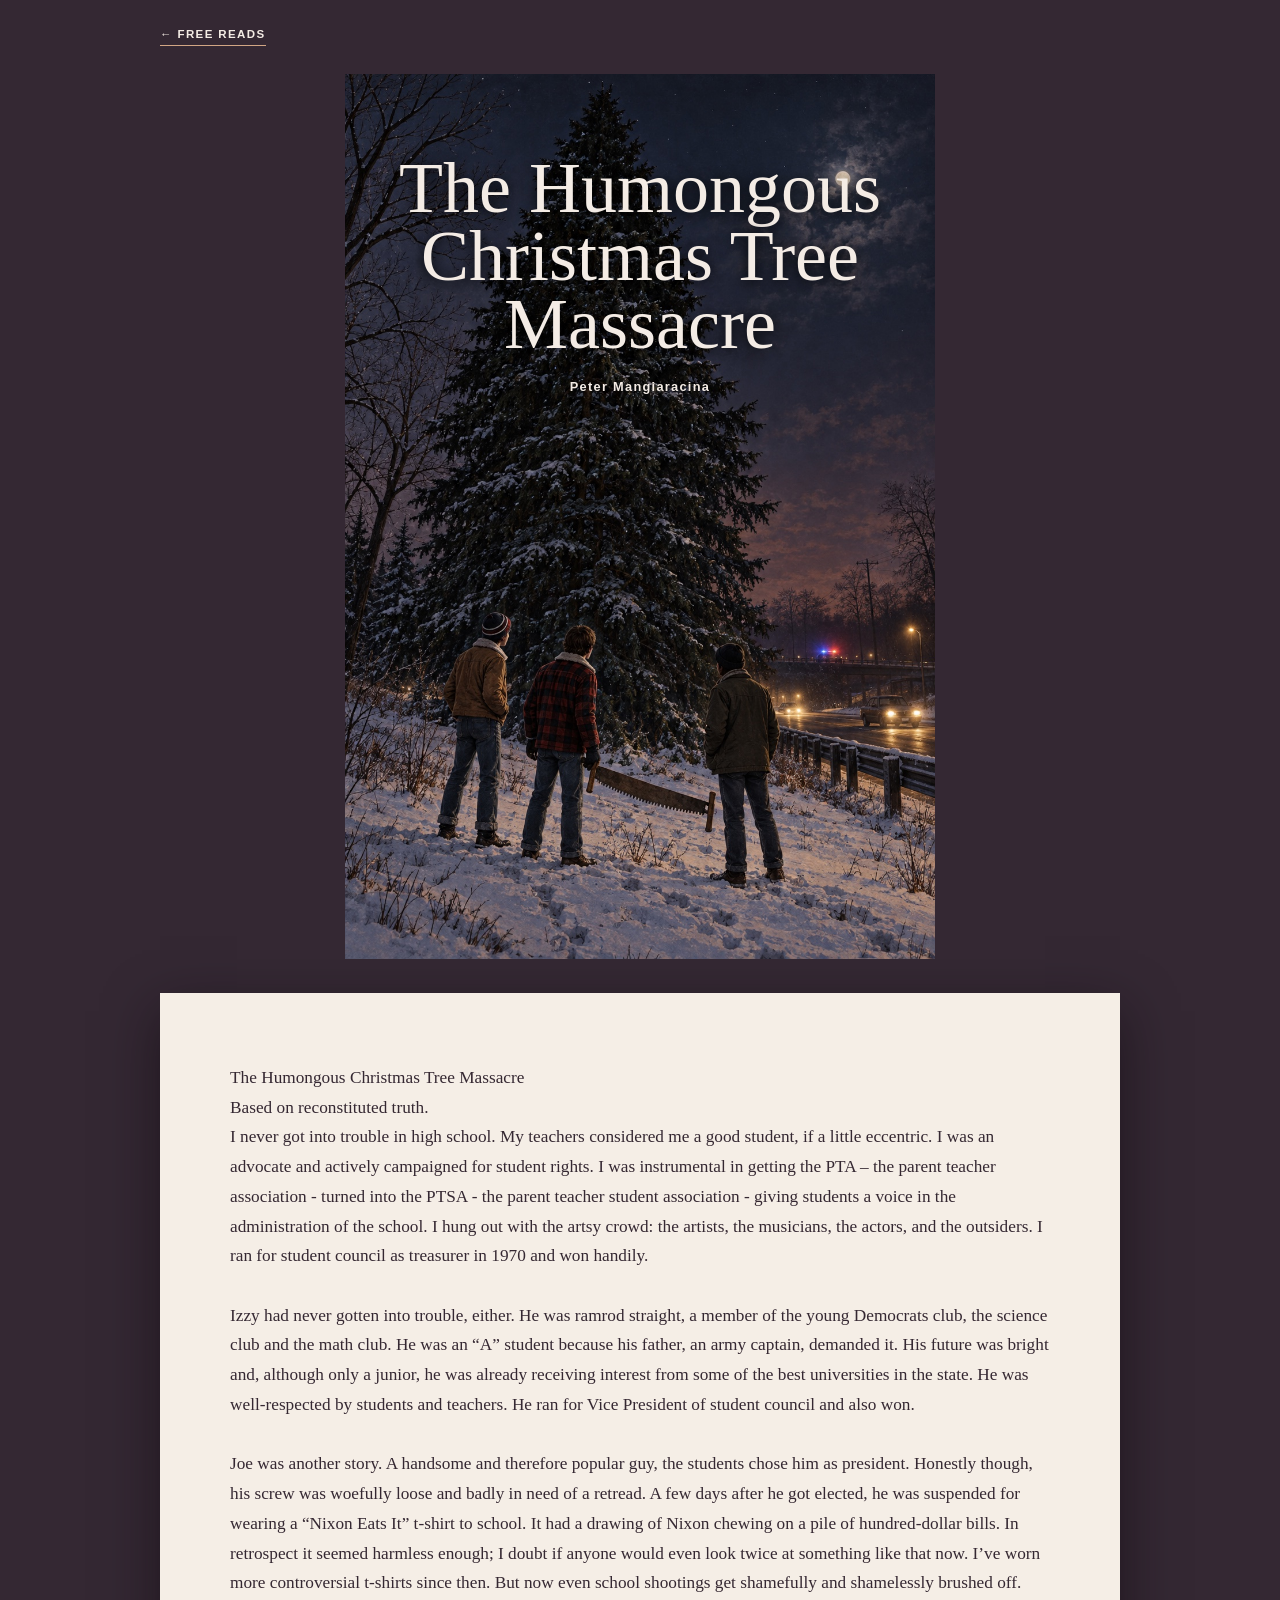
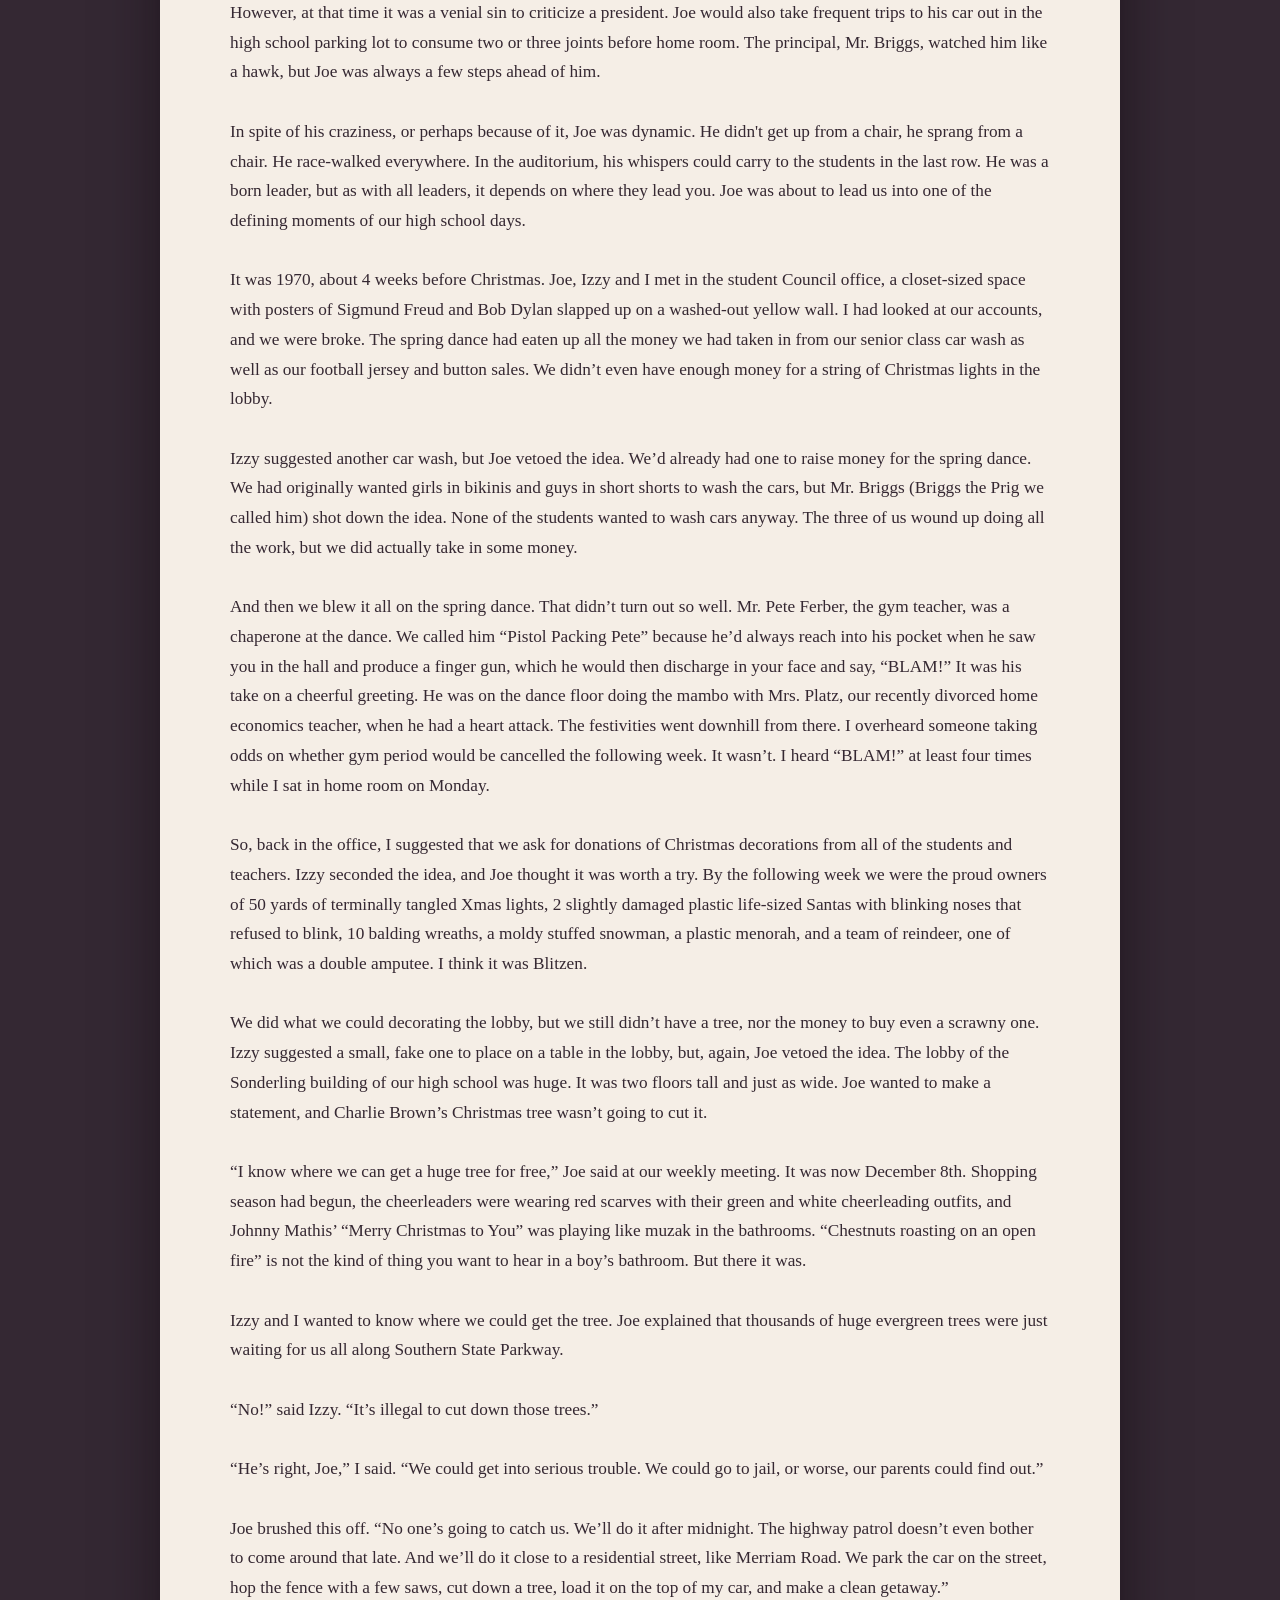
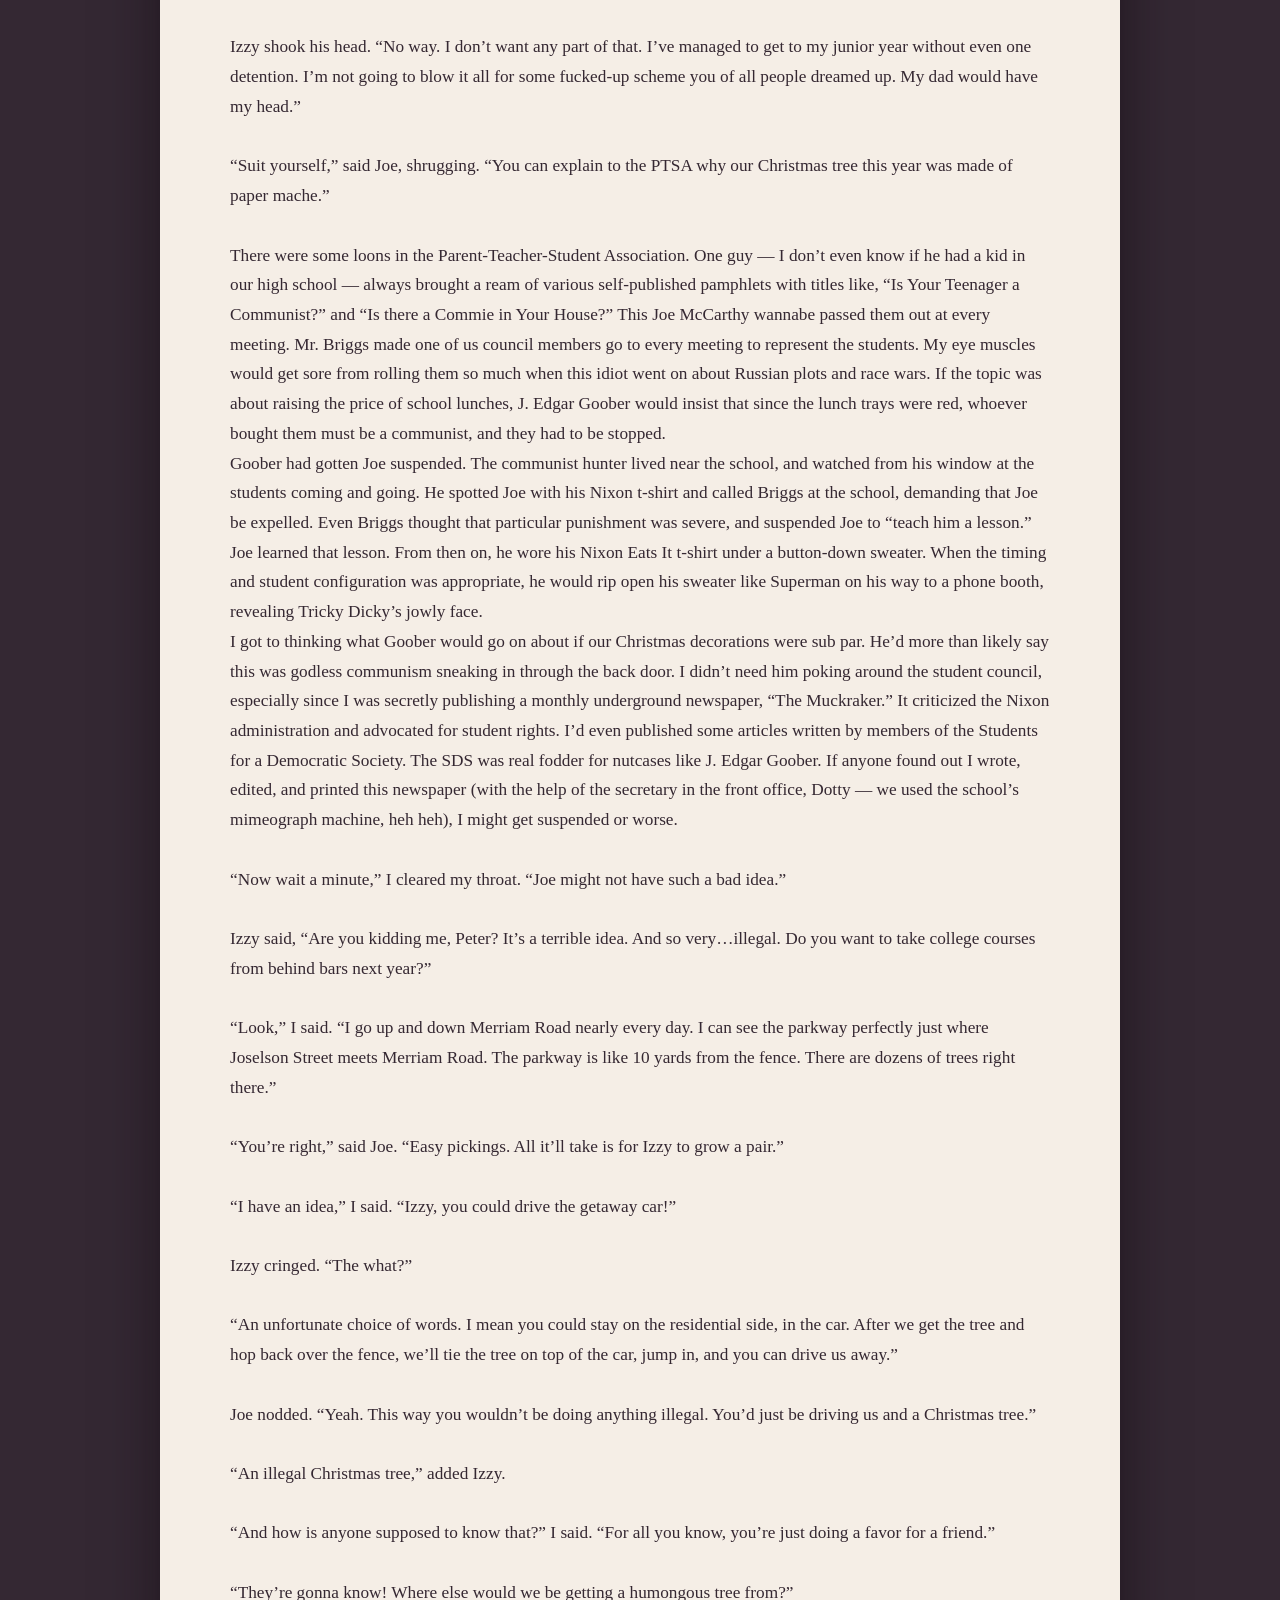
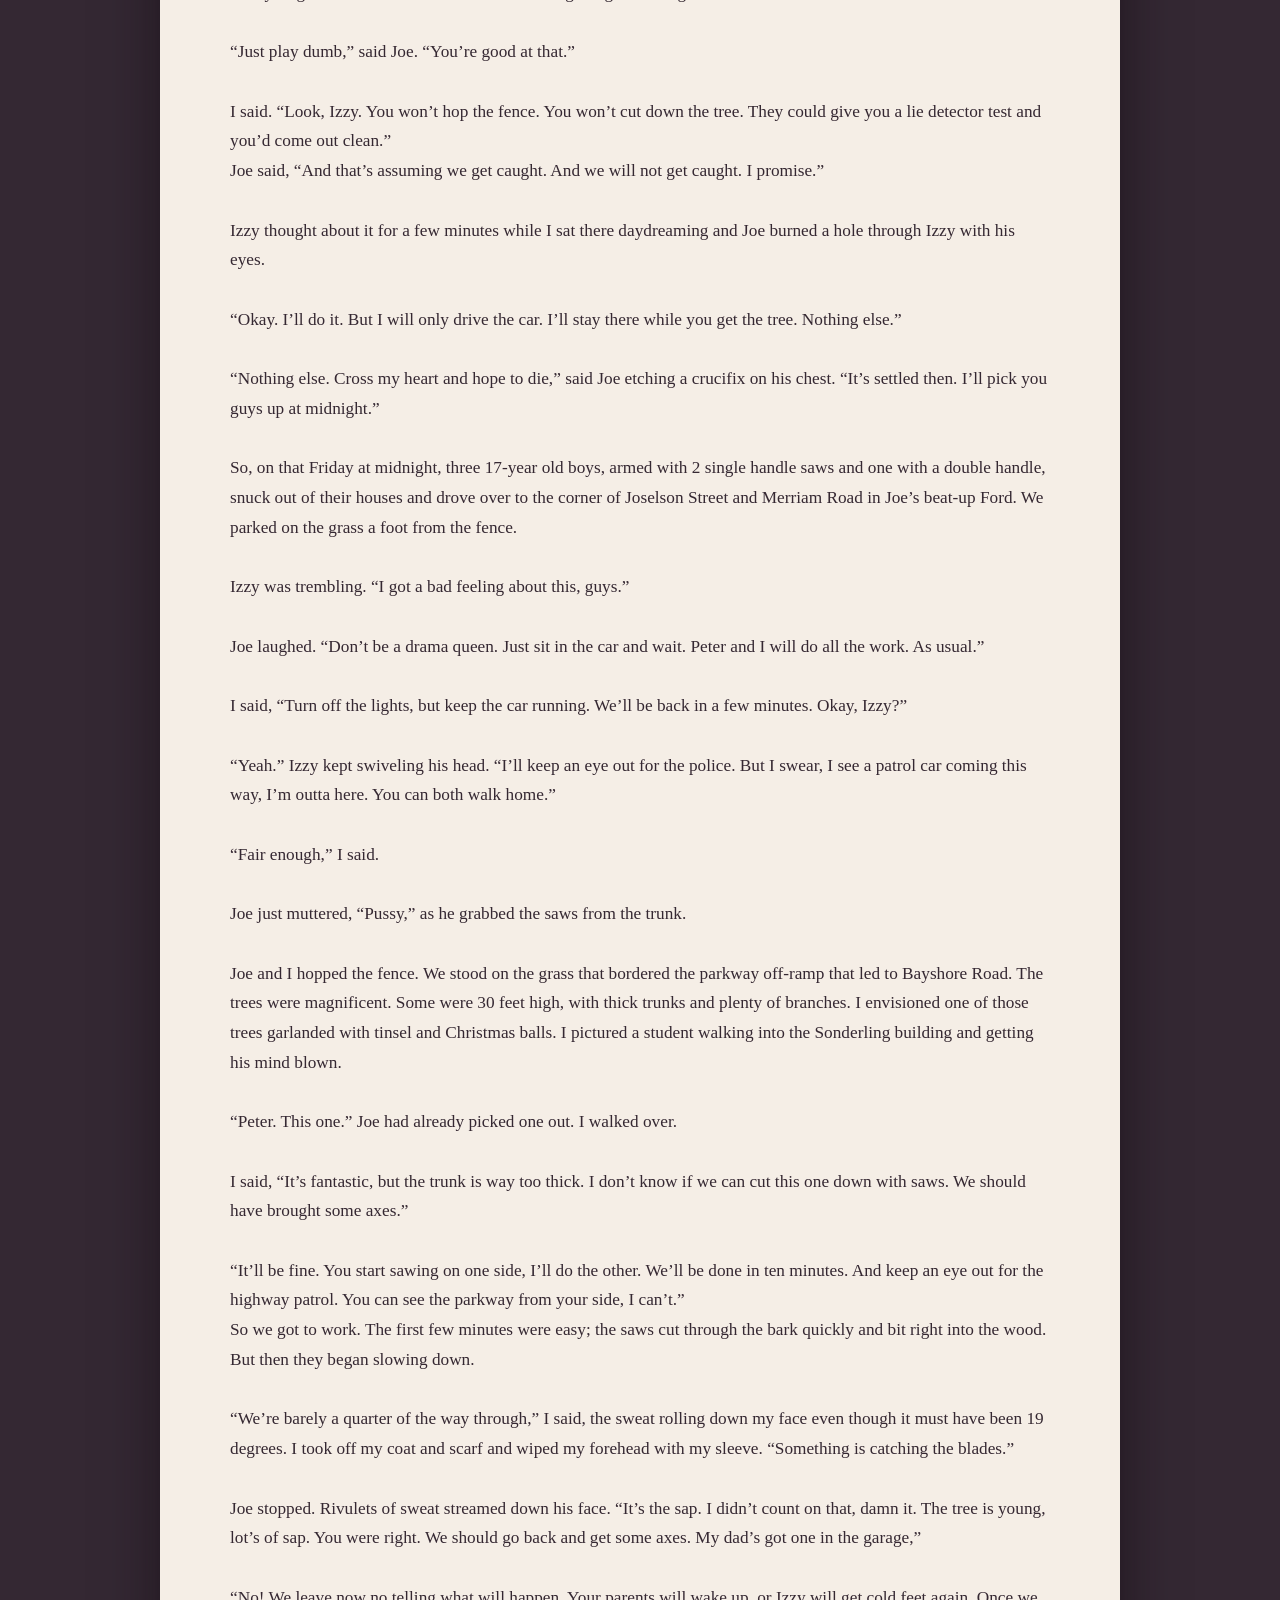
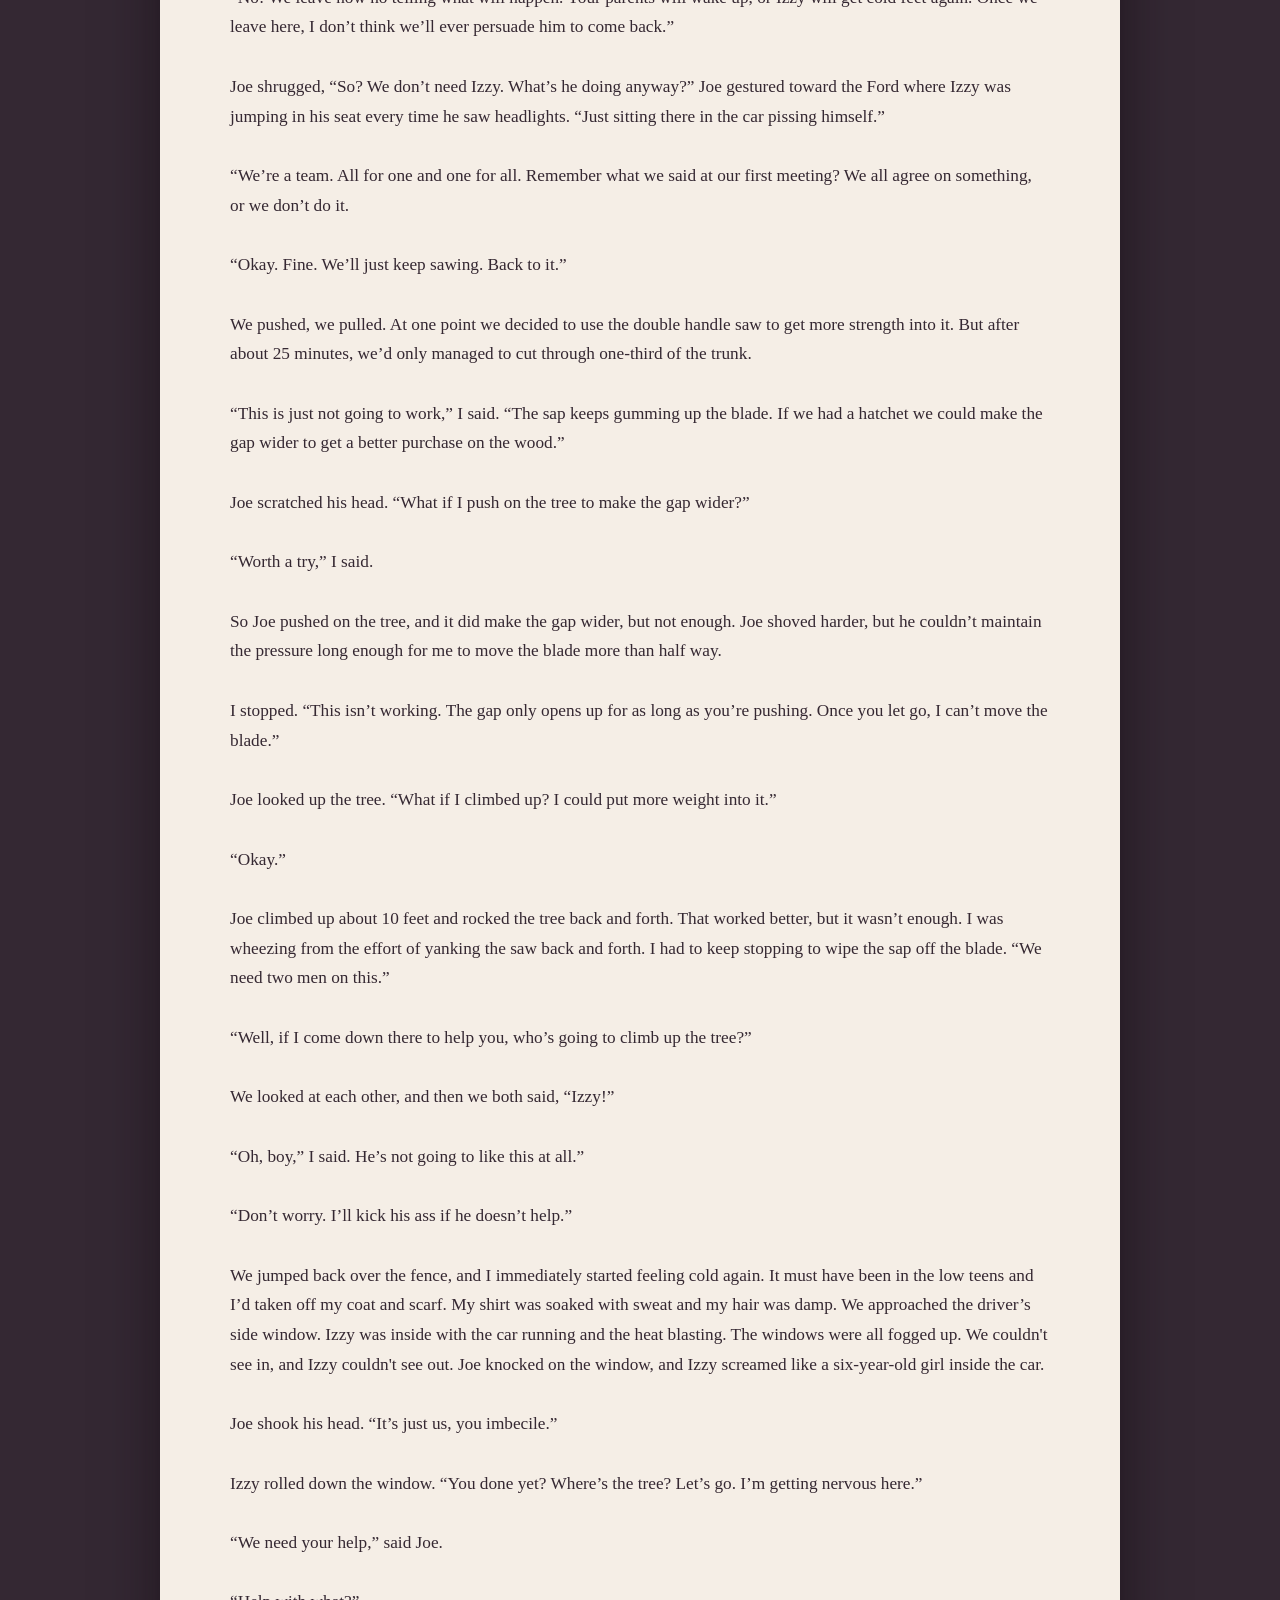
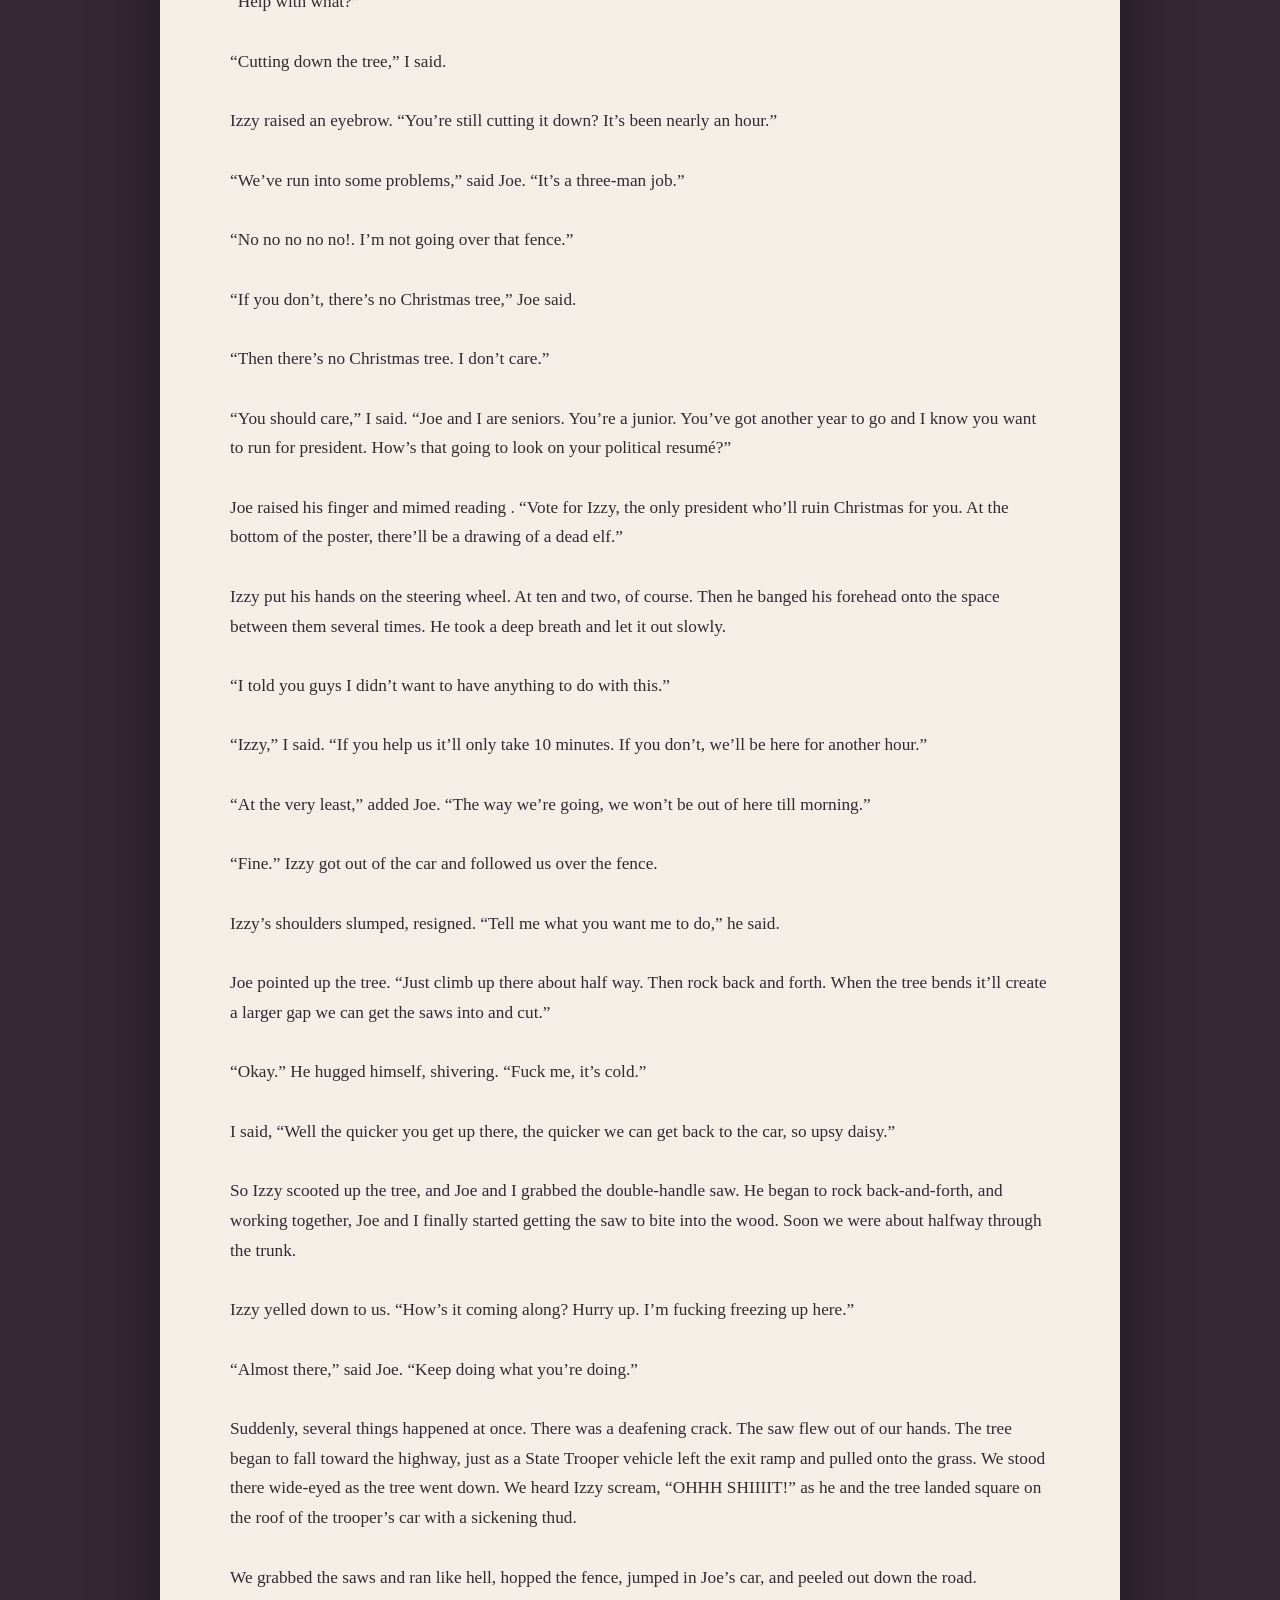
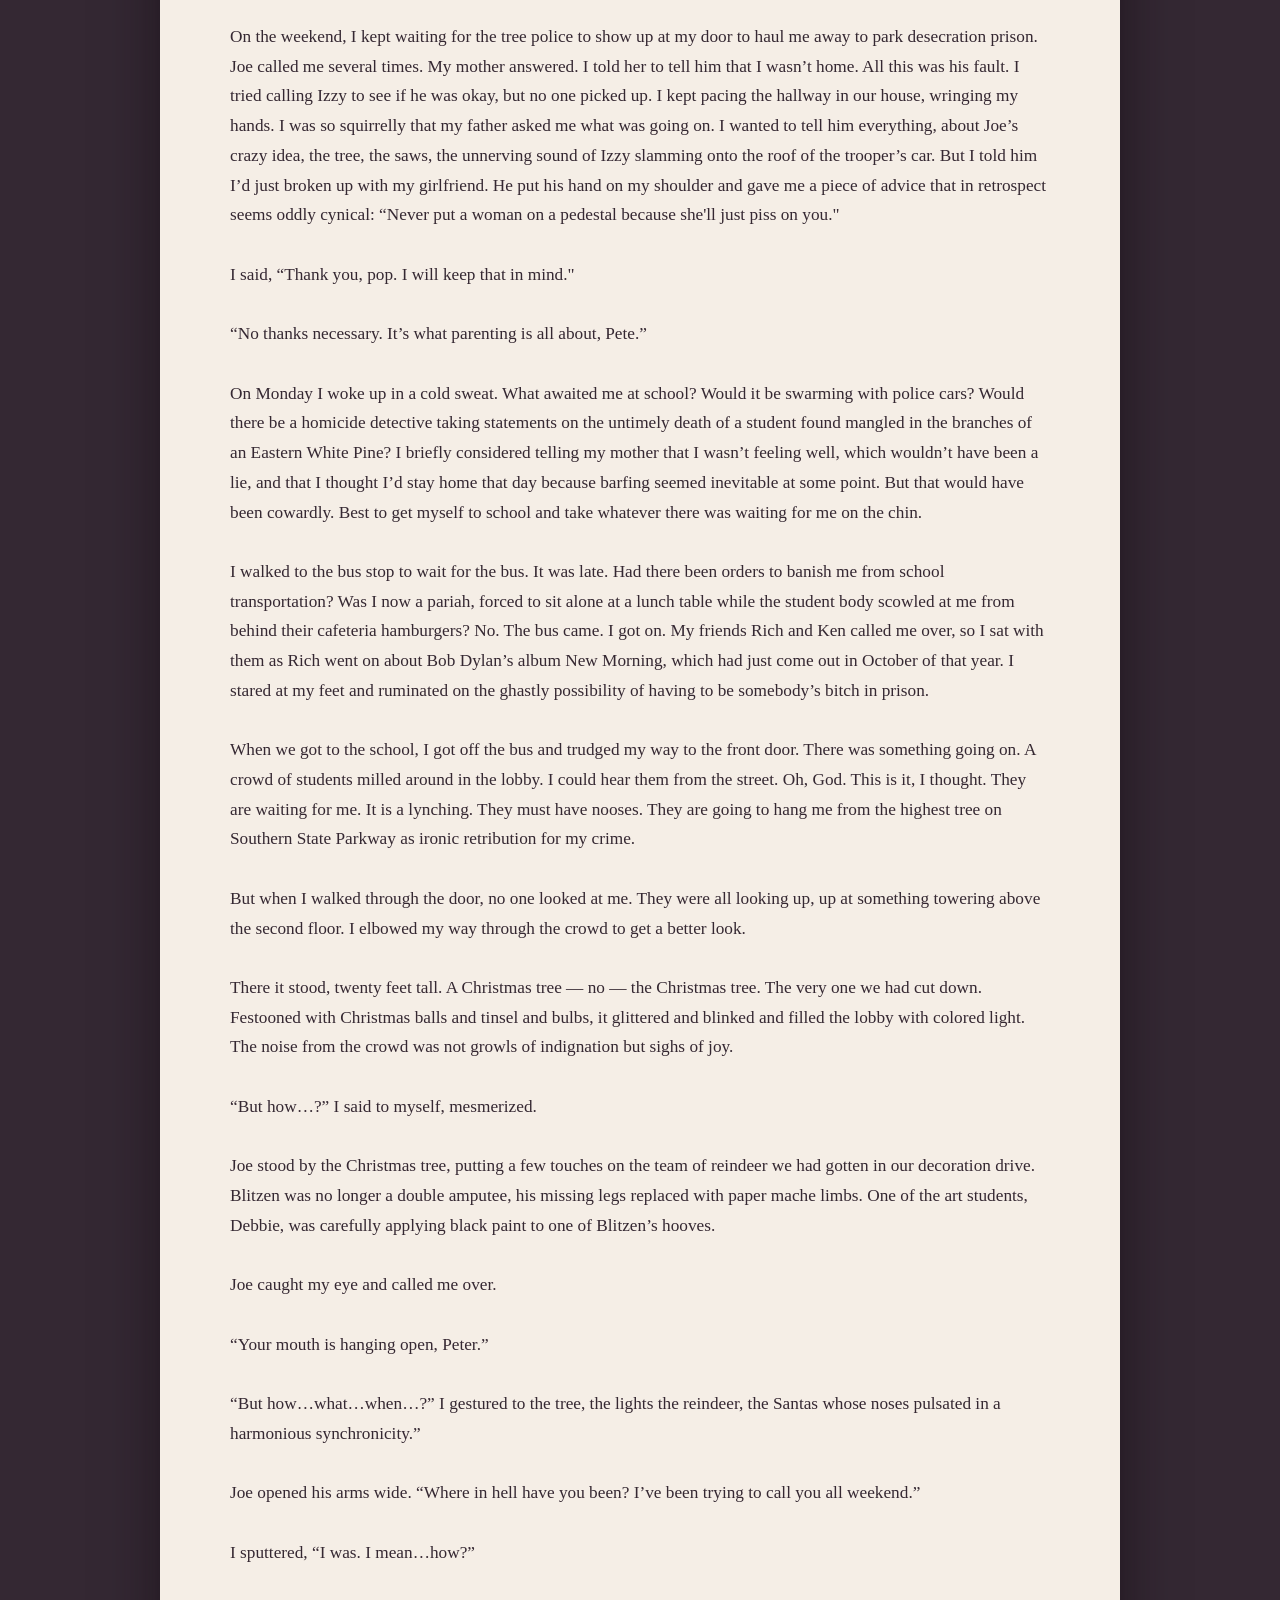
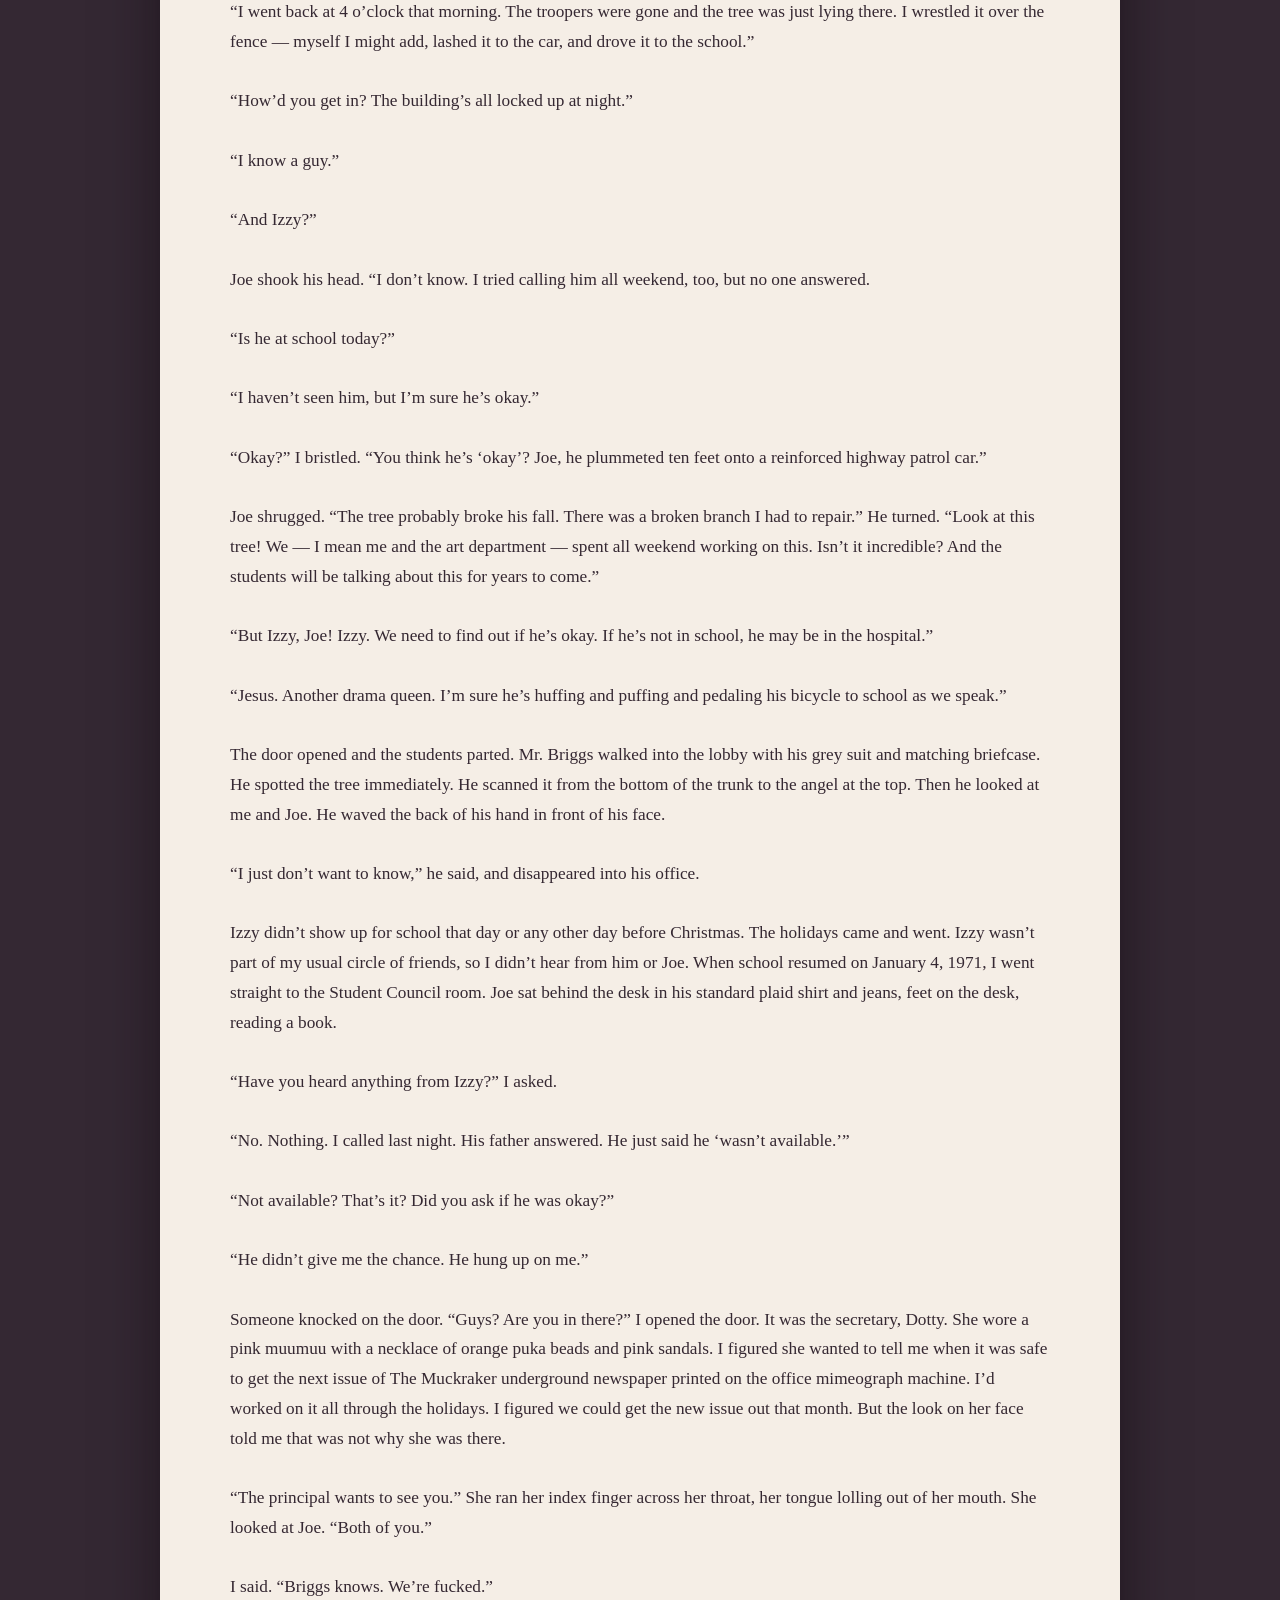
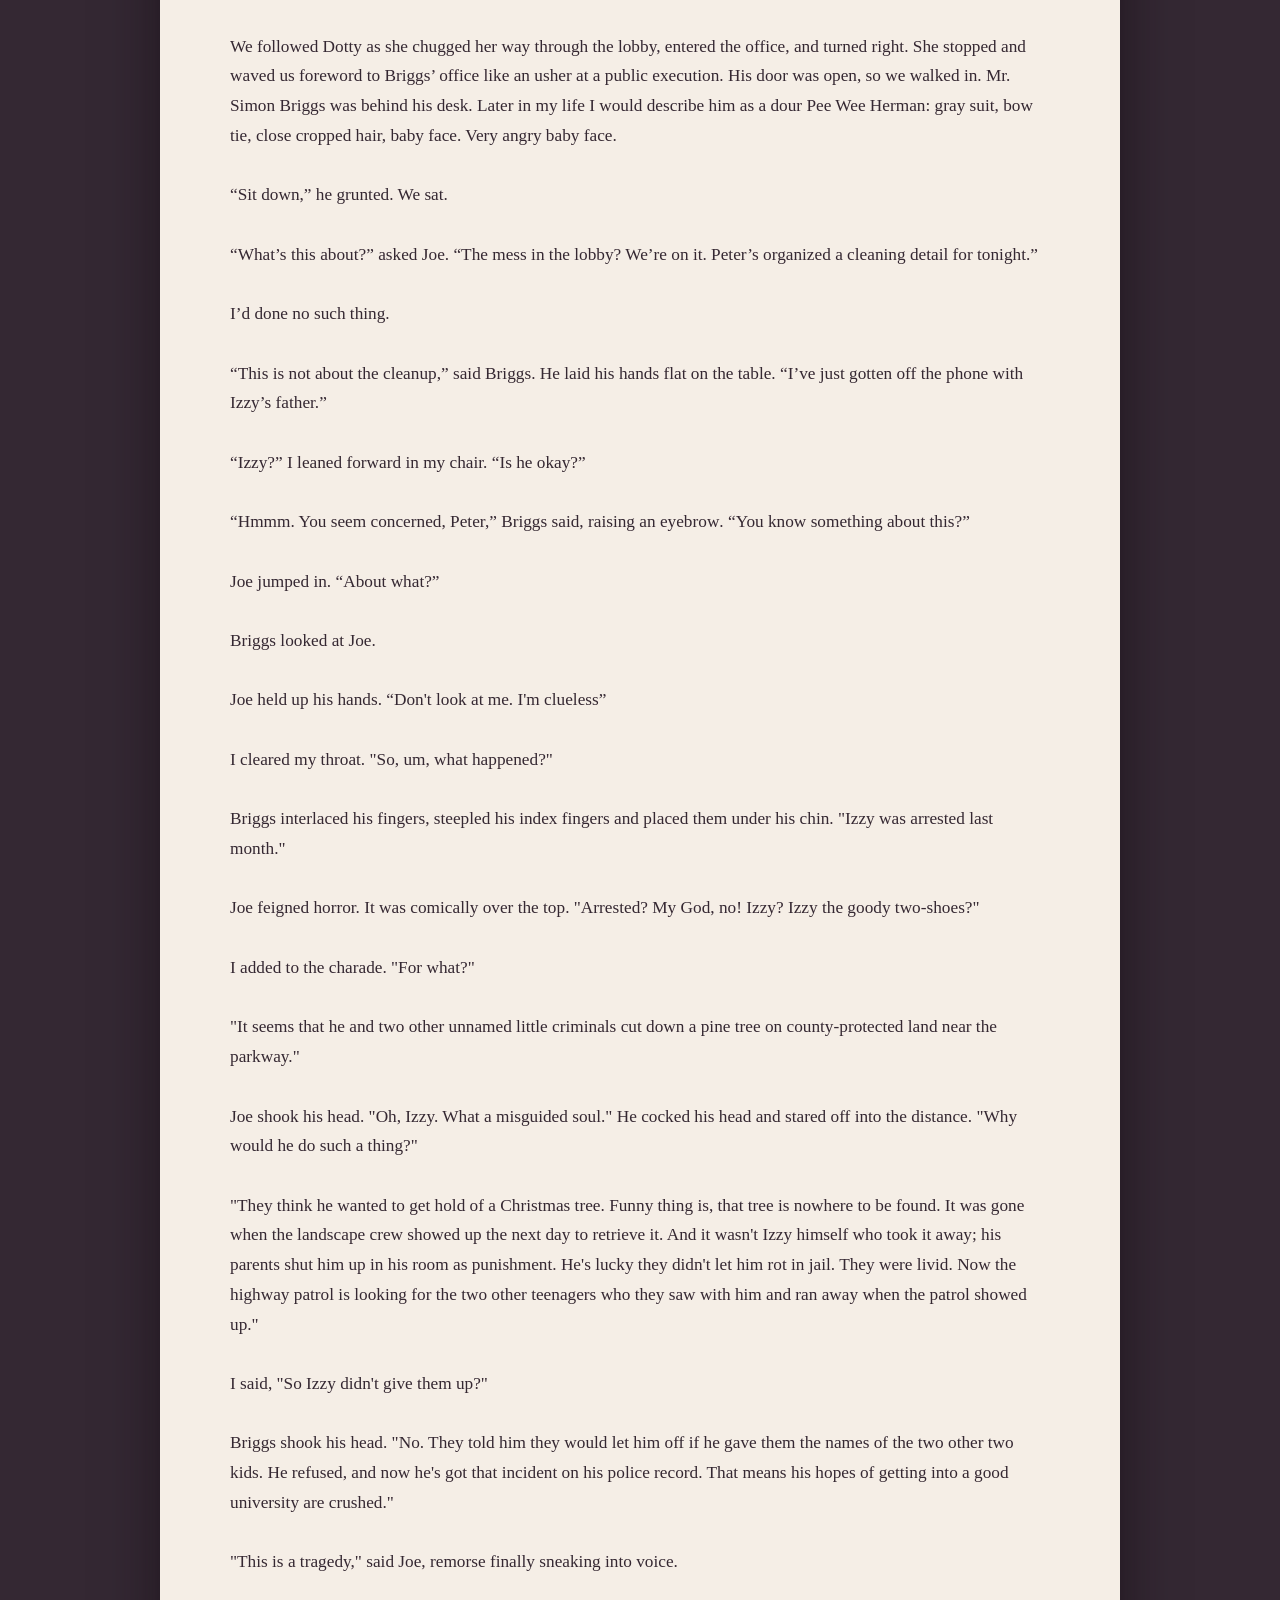
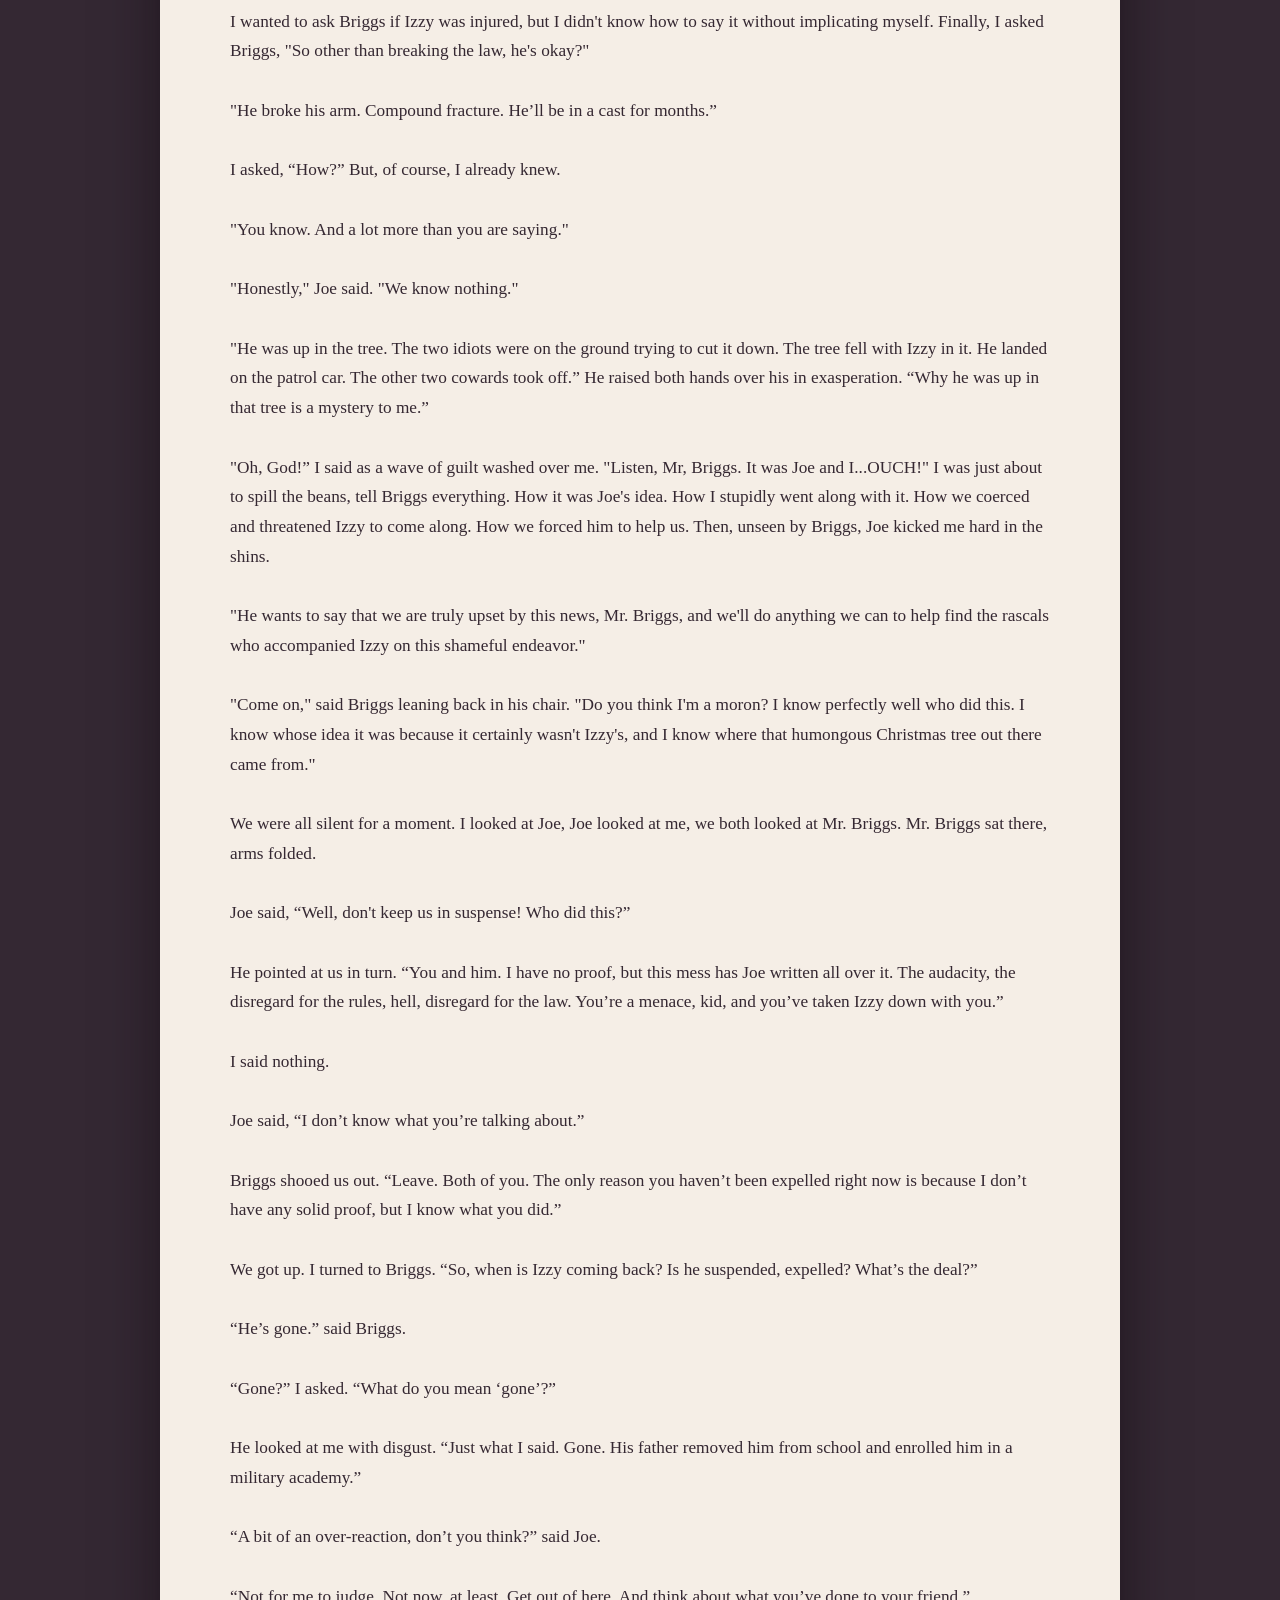
<file: the-humongous-christmas-tree-massacre.html>
<!doctype html><html lang="en"><head>
<!-- Google tag (gtag.js) -->
<script async src="https://www.googletagmanager.com/gtag/js?id=G-Y4BEP2RV5D"></script>
<script>
window.dataLayer=window.dataLayer||[]; function gtag(){dataLayer.push(arguments);} gtag('js',new Date()); gtag('config','G-Y4BEP2RV5D');
</script>
<meta charset="utf-8"><meta name="viewport" content="width=device-width,initial-scale=1"><title>The Humongous Christmas Tree Massacre | Peter Mangiaracina</title><style>body{margin:0;background:#342833;color:#f4ece5;font-family:Georgia,serif}.w{width:min(960px,calc(100% - 32px));margin:auto}.back{display:inline-block;margin:28px 0;color:#f4ece5;font:700 .72rem Arial,sans-serif;letter-spacing:.12em;text-transform:uppercase;text-decoration:none;border-bottom:1px solid #d1a685;padding-bottom:5px}.cover{position:relative;max-width:590px;margin:0 auto 30px}.cover img{width:100%;display:block}.cover h1{position:absolute;top:9%;left:8%;right:8%;margin:0;text-align:center;text-shadow:0 2px 14px #000;font-size:clamp(2rem,6vw,4.5rem);font-weight:400;line-height:.95}.by{position:absolute;top:33%;left:0;right:0;text-align:center;font:700 .8rem Arial,sans-serif;letter-spacing:.1em}.paper{max-width:860px;margin:34px auto 70px;padding:clamp(28px,6vw,70px);background:#f5eee6;color:#352832;box-shadow:0 18px 50px #100a1099}.paper .page{display:block;min-height:0;padding:0;margin:0;background:transparent}.paper pre{white-space:pre-wrap;font:1.08rem/1.72 Georgia,serif;margin:0}.paper .page p{font-size:1.08rem;line-height:1.72;margin:0 0 1em}.paper .lead:first-letter{float:left;margin:.06em .1em 0 0;color:#785043;font-size:3.5em;line-height:.75}.paper .folio{display:none}(max-width:600px){.cover h1{font-size:2.15rem}.paper{padding:26px 22px}.paper .page p{font-size:1rem}}</style><link rel="canonical" href="https://rabidscribe.com/the-humongous-christmas-tree-massacre.html">
<link rel="stylesheet" href="site-footer.css?v=20261106">
</head><body><main class="w"><a class="back" href="free-reads.html">← Free Reads</a><section class="cover"><img src="the-humongous-christmas-tree-massacre-cover.jpg" alt="Cover art for The Humongous Christmas Tree Massacre"><h1>The Humongous Christmas Tree Massacre</h1><p class="by">Peter Mangiaracina</p></section><article class="paper"><pre id="script">Loading the story…</pre></article><script>fetch("the-humongous-christmas-tree-massacre.txt").then(r=>r.text()).then(t=>document.getElementById("script").textContent=t.trim())</script></main><footer class="site-copyright">
  <div class="site-copyright-inner">
    <p class="site-updates"><a href="index.html#mailing-note-title">Get occasional updates</a></p>
    <p class="site-copyright-line">© 2026 Peter Mangiaracina. All rights reserved.</p>
    <p class="site-copyright-terms">All literary works and other original content published on this website are protected by copyright law. Unauthorized reproduction, distribution, or republication without the author's written permission is prohibited and may result in legal action.</p>
  </div>
</footer>
</body></html>
</file>
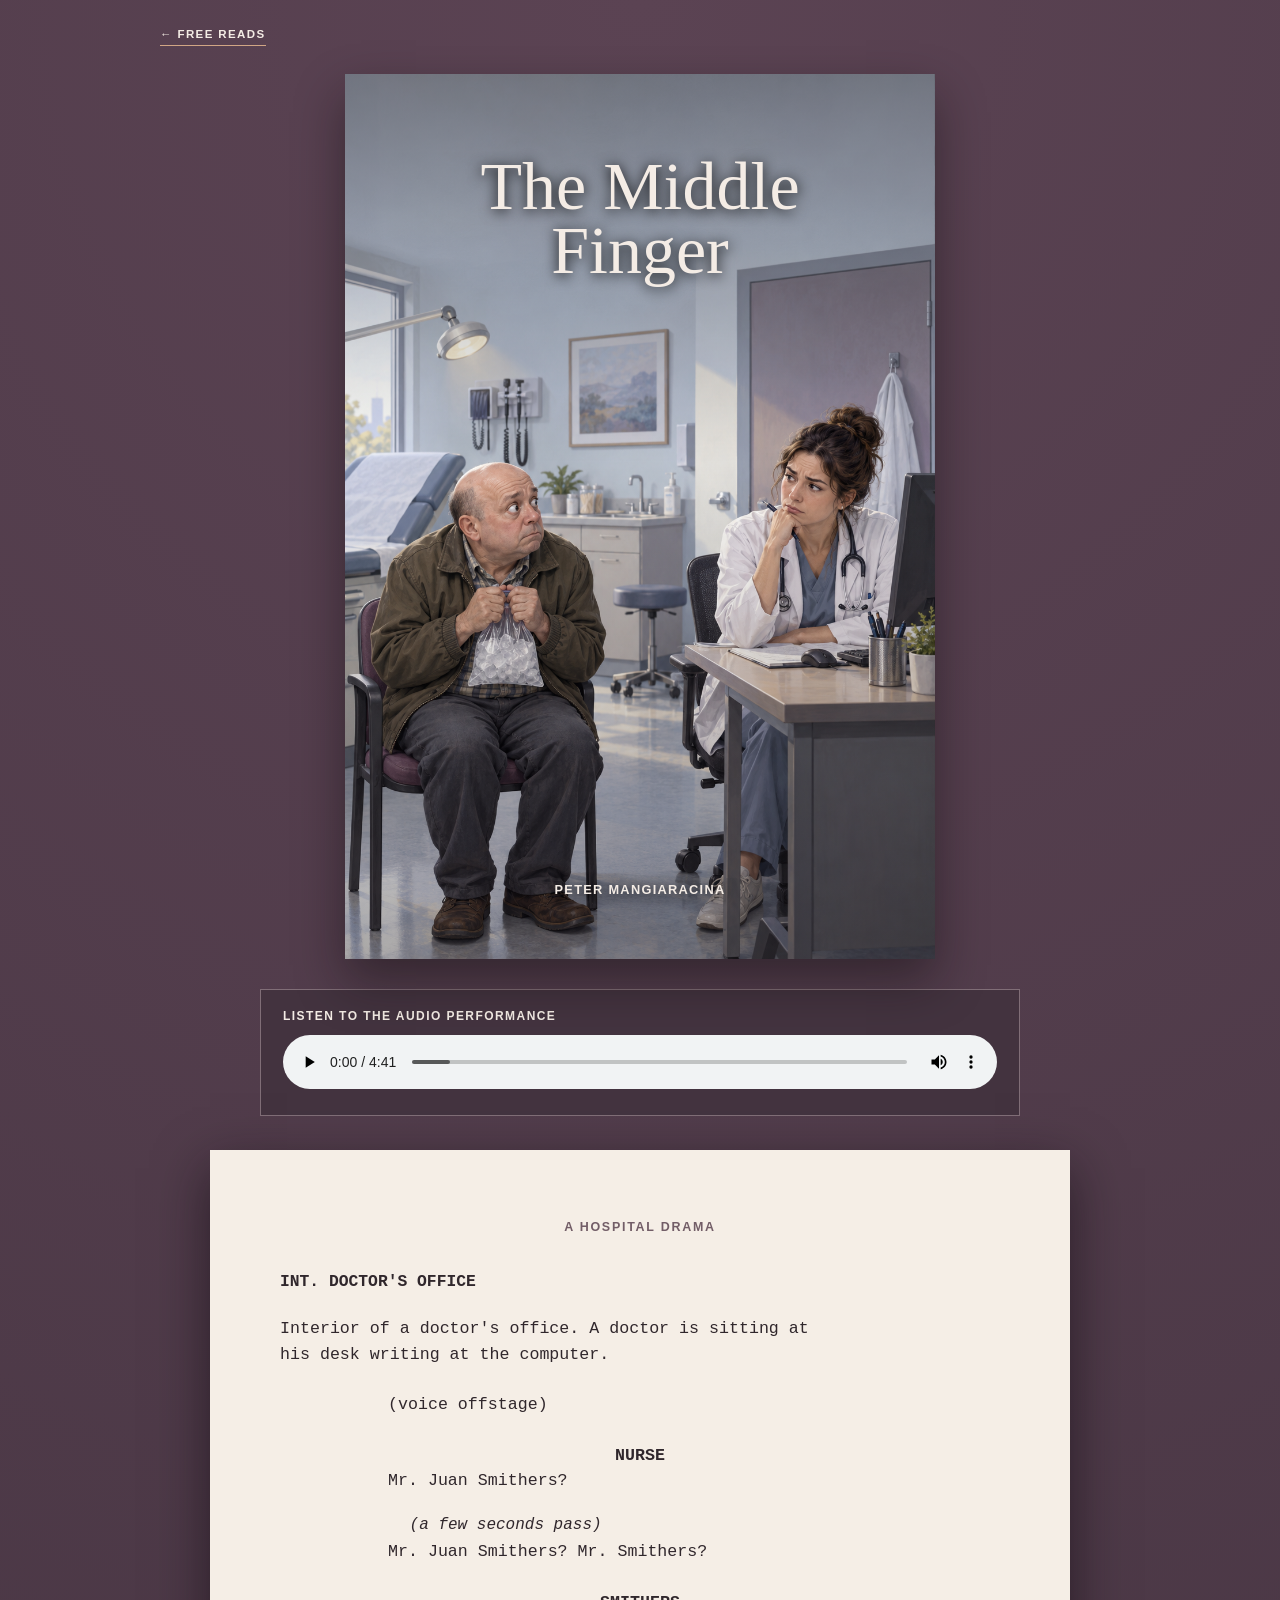
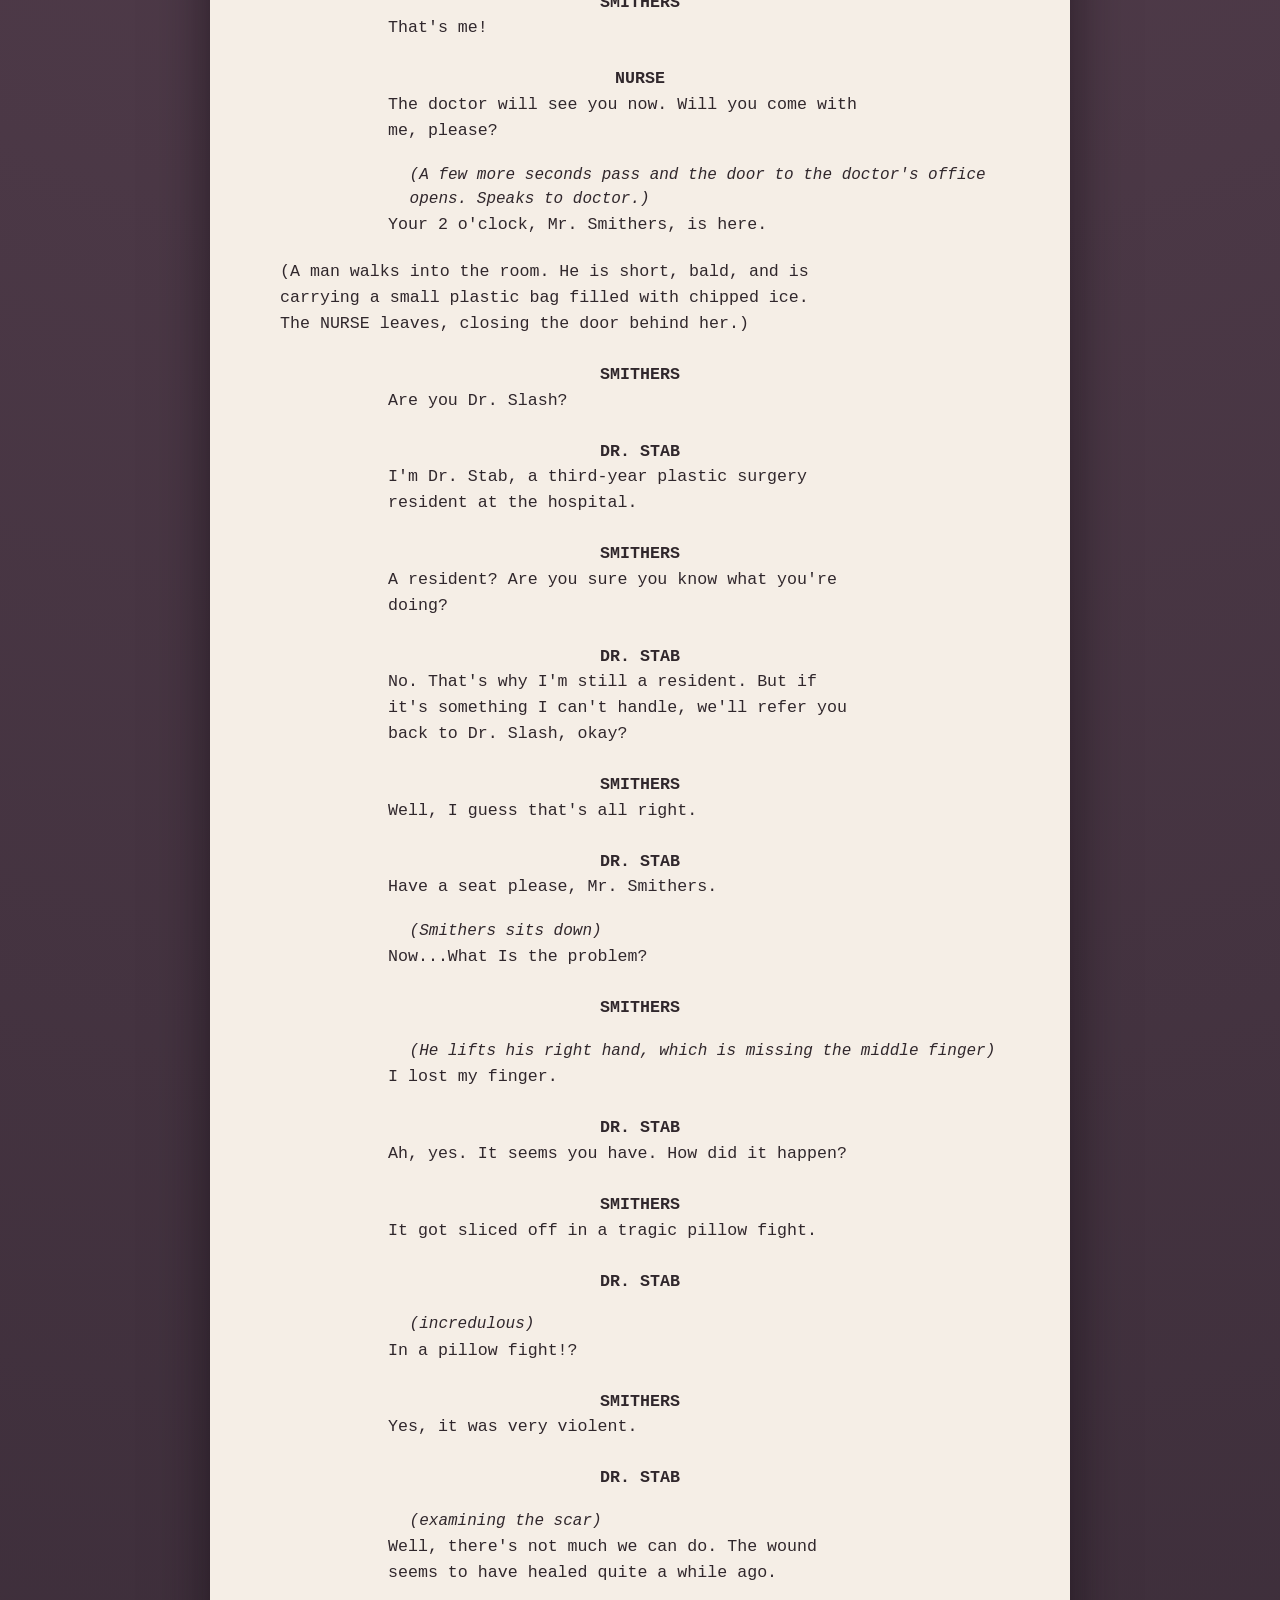
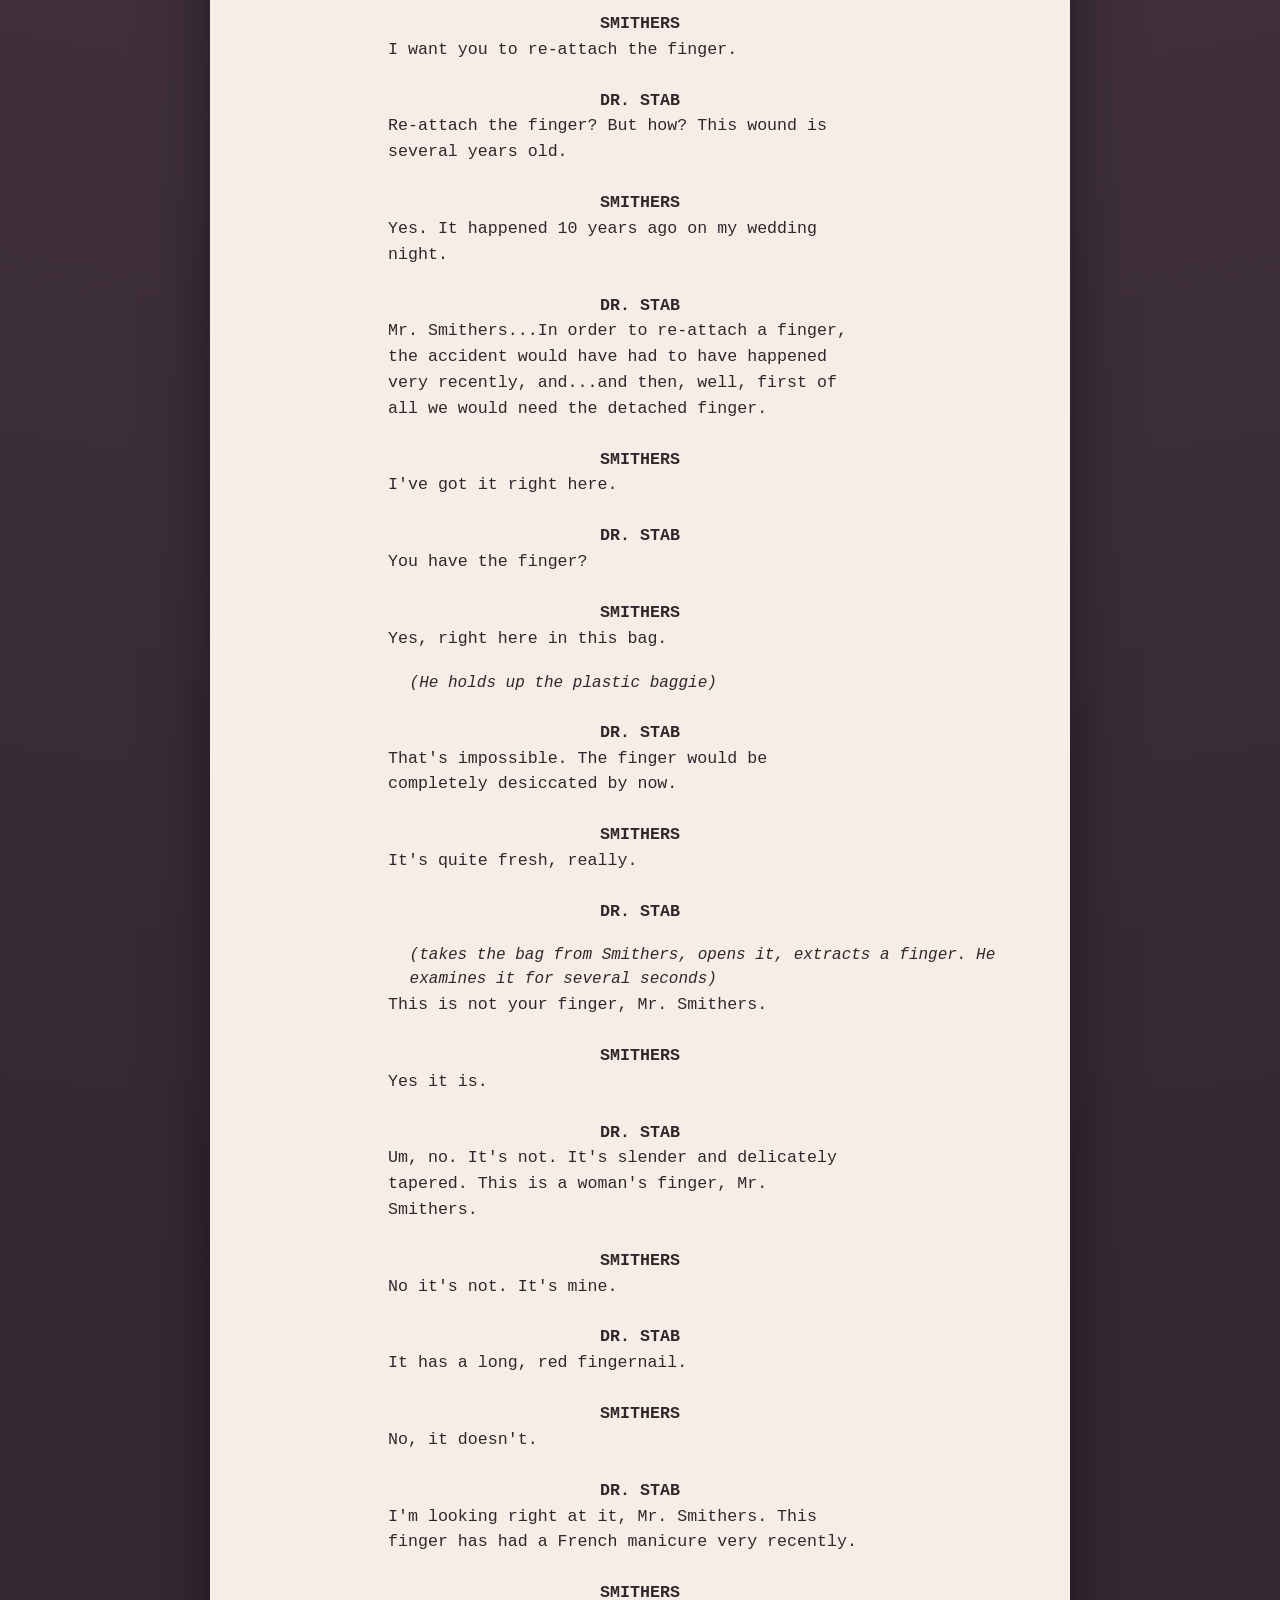
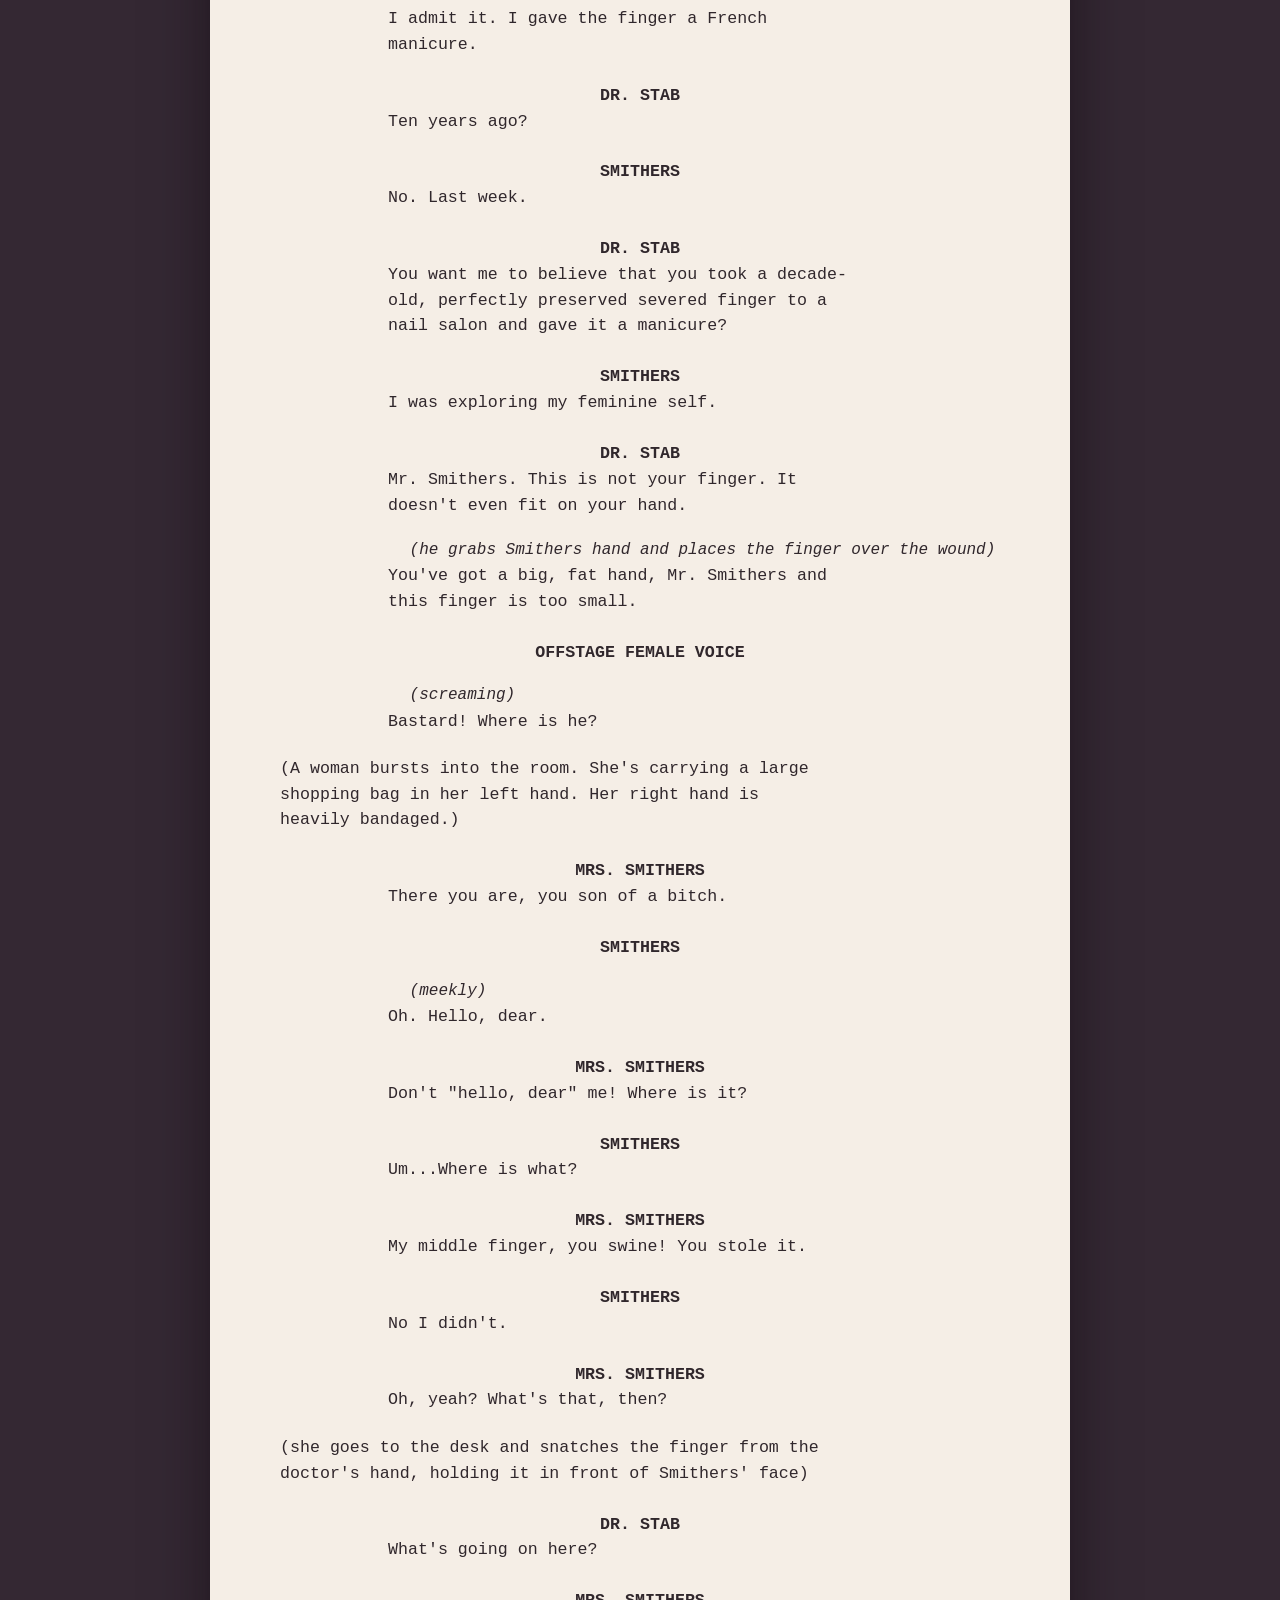
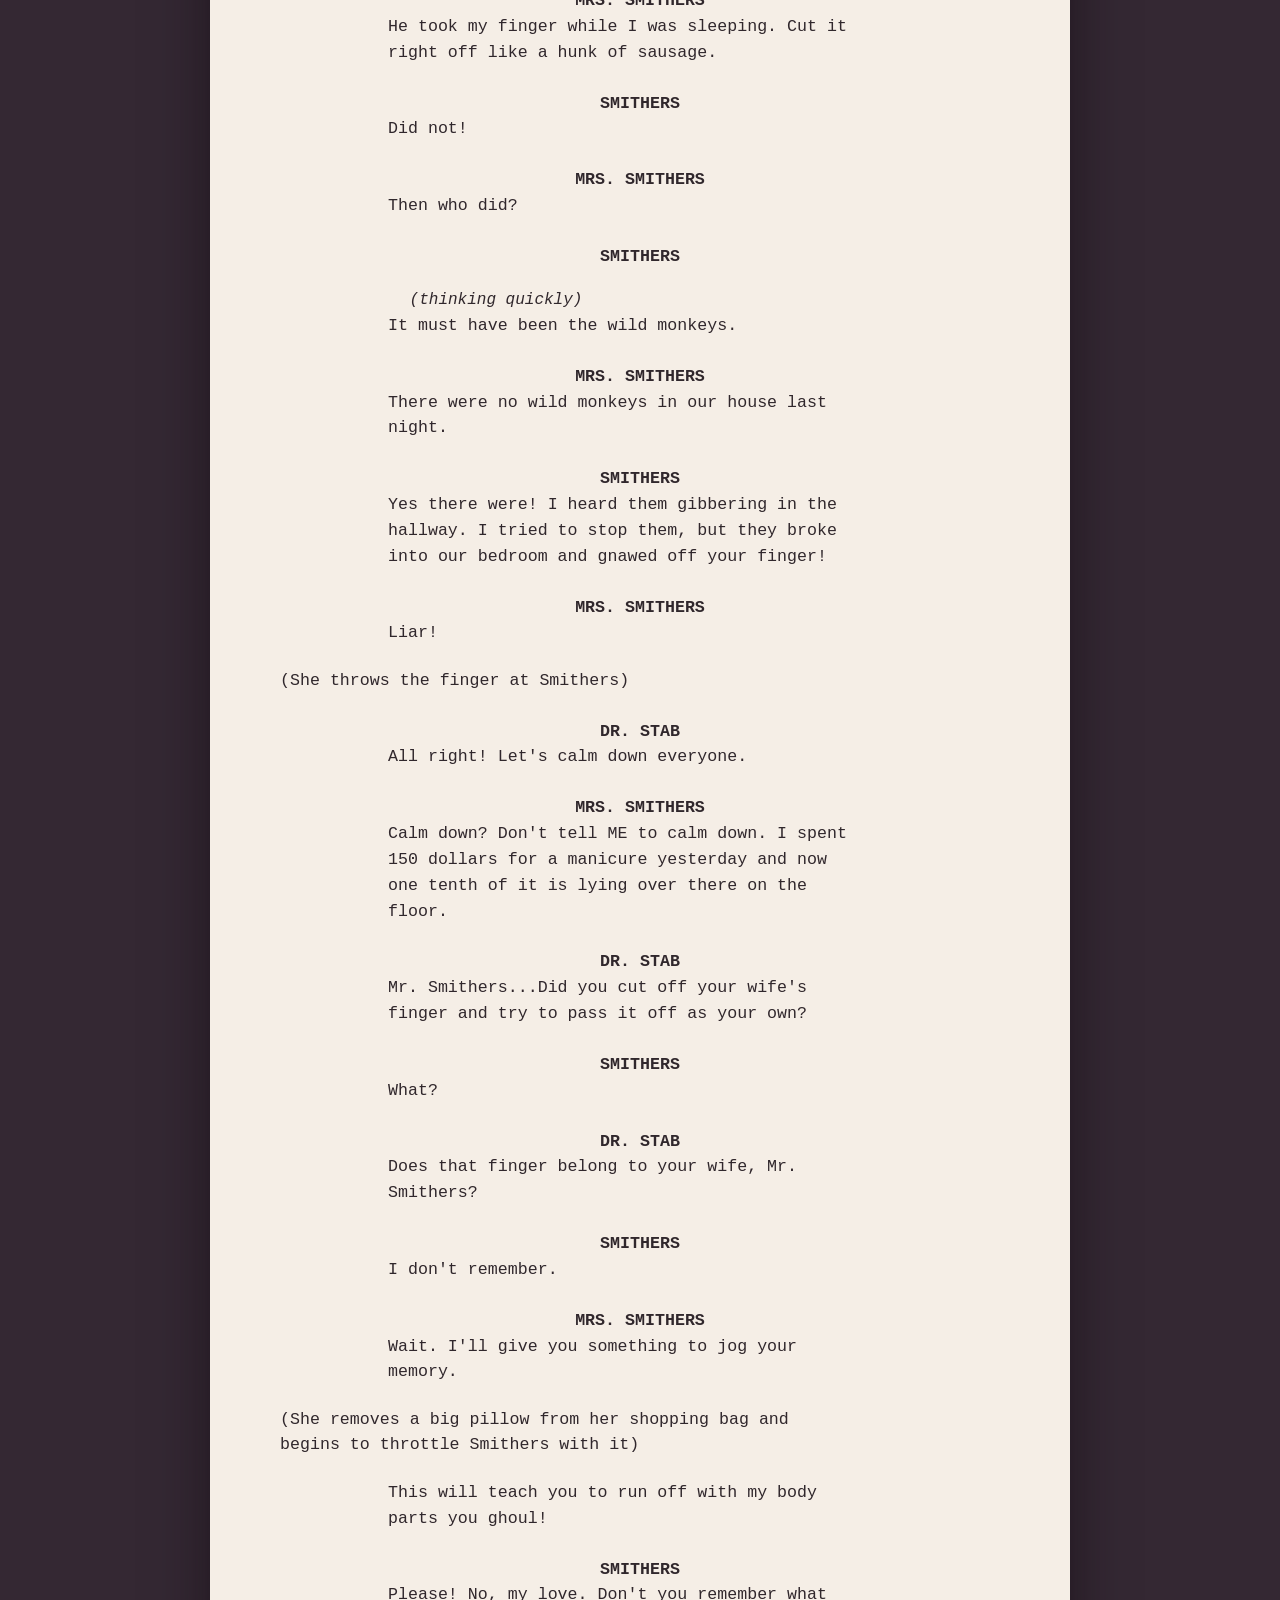
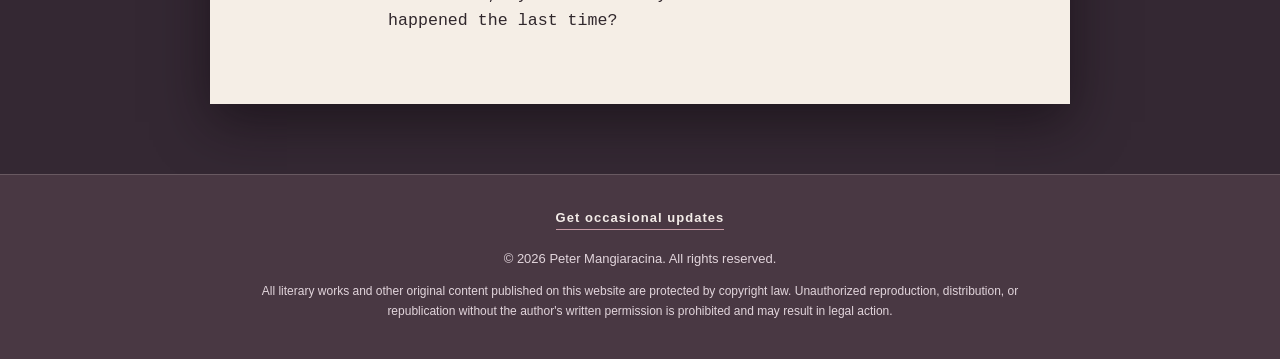
<file: the-middle-finger.html>
<!doctype html>
<html lang="en">
<head>
<!-- Google tag (gtag.js) -->
<script async src="https://www.googletagmanager.com/gtag/js?id=G-Y4BEP2RV5D"></script>
<script>
window.dataLayer=window.dataLayer||[]; function gtag(){dataLayer.push(arguments);} gtag('js',new Date()); gtag('config','G-Y4BEP2RV5D');
</script>

  <meta charset="utf-8">
  <meta name="viewport" content="width=device-width,initial-scale=1">
  <meta name="description" content="Read The Middle Finger, a one-act play by Peter Mangiaracina.">
  <title>The Middle Finger | Peter Mangiaracina</title>
  <style>
    :root{--plum:#342833;--paper:#f5eee6;--ink:#30272c;--accent:#d1a685;--muted:#725d67}*{box-sizing:border-box}body{margin:0;background:radial-gradient(circle at 50% 0,#5b4353 0,var(--plum) 54%);color:#f4ece5;font-family:Georgia,'Times New Roman',serif}.w{width:min(960px,calc(100% - 32px));margin:auto}.back{display:inline-block;margin:28px 0;color:#f4ece5;font:700 .72rem Arial,Helvetica,sans-serif;letter-spacing:.12em;text-transform:uppercase;text-decoration:none;border-bottom:1px solid var(--accent);padding-bottom:5px}.cover{position:relative;max-width:590px;margin:0 auto 30px;box-shadow:0 22px 46px rgba(15,10,13,.45)}.cover img{width:100%;display:block}.cover:after{content:"";position:absolute;inset:0;background:linear-gradient(180deg,rgba(18,13,17,.44),transparent 44%,rgba(18,13,17,.32))}.cover h1,.by{position:absolute;z-index:1;left:8%;right:8%;text-align:center;text-shadow:0 2px 14px #000}.cover h1{top:9%;margin:0;font-size:clamp(2rem,6vw,4.25rem);font-weight:400;line-height:.95}.by{bottom:7%;margin:0;font:700 .8rem Arial,Helvetica,sans-serif;letter-spacing:.1em;text-transform:uppercase}.script{max-width:860px;margin:34px auto 70px;padding:clamp(28px,6vw,70px);background:var(--paper);color:var(--ink);box-shadow:0 18px 50px rgba(16,10,16,.6)}.sub{margin:0 0 2.4rem;color:var(--muted);font:700 .78rem Arial,Helvetica,sans-serif;letter-spacing:.14em;text-align:center;text-transform:uppercase}.slug{margin:0 0 1.55rem;font-family:'Courier New',monospace;font-size:1.02rem;font-weight:700}.action{width:76%;margin:1.35rem 0;font-family:'Courier New',monospace;font-size:clamp(.92rem,1.8vw,1.04rem);line-height:1.55}.voice{margin:1.5rem 0 0 15%;font-family:'Courier New',monospace;font-size:clamp(.92rem,1.8vw,1.04rem);line-height:1.55}.beat{margin:1.2rem 0 0 18%;font-family:'Courier New',monospace;font-size:clamp(.9rem,1.8vw,1rem);font-style:italic;line-height:1.5}.cue{margin:1.7rem 0 0 18%;font-family:'Courier New',monospace;font-size:clamp(.92rem,1.8vw,1.04rem);font-weight:700;line-height:1.35}.line{margin:.08rem 0 0 15%;max-width:66%;font-family:'Courier New',monospace;font-size:clamp(.92rem,1.8vw,1.04rem);line-height:1.55}@media(max-width:600px){.cover h1{font-size:2.1rem}.script{padding:26px 20px}.action{width:100%}.voice,.cue{margin-left:8%}.beat{margin-left:10%}.line{margin-left:5%;max-width:91%;font-size:.9rem}}
  </style>
  <style>
    .script .cue{width:66%;margin:1.7rem auto 0;text-align:center}
    @media(max-width:600px){.script .cue{width:91%;margin-left:auto;margin-right:auto}}
  </style>
  <style>
    .audio{max-width:760px;margin:0 auto 22px;padding:19px 22px;background:#43333f;border:1px solid #806e77;line-height:1.5}
    .audio p{margin:0 0 12px;font:700 .75rem Arial,Helvetica,sans-serif;letter-spacing:.12em;text-transform:uppercase}
    .audio audio{width:100%}
  </style>
<link rel="canonical" href="https://rabidscribe.com/the-middle-finger.html">
<link rel="stylesheet" href="site-footer.css?v=20261106">
</head>
<body>
  <main class="w">
    <a class="back" href="free-reads.html">← Free Reads</a>
    <section class="cover">
      <img src="the-middle-finger-cover.png" alt="A worried patient holding a bag of ice while a doctor listens in an office">
      <h1>The Middle Finger</h1>
      <p class="by">Peter Mangiaracina</p>
    </section>
    <section class="audio">
      <p>Listen to the audio performance</p>
      <audio controls preload="metadata">
        <source src="the-middle-finger-final-performance-with-sound-effects.wav?v=2744a0e" type="audio/wav">
        Your browser does not support audio playback.
      </audio>
    </section>
    <article class="script">
      <p class="sub">A Hospital Drama</p>
      <p class="slug">INT. DOCTOR'S OFFICE</p>
      <p class="action">Interior of a doctor's office. A doctor is sitting at his desk writing at the computer.</p>
      <p class="voice">(voice offstage)</p>
      <p class="cue">NURSE</p><p class="line">Mr. Juan Smithers?</p>
      <p class="beat">(a few seconds pass)</p>
      <p class="line">Mr. Juan Smithers? Mr. Smithers?</p>
      <p class="cue">SMITHERS</p><p class="line">That's me!</p>
      <p class="cue">NURSE</p><p class="line">The doctor will see you now. Will you come with me, please?</p>
      <p class="beat">(A few more seconds pass and the door to the doctor's office opens. Speaks to doctor.)</p>
      <p class="line">Your 2 o'clock, Mr. Smithers, is here.</p>
      <p class="action">(A man walks into the room. He is short, bald, and is carrying a small plastic bag filled with chipped ice. The NURSE leaves, closing the door behind her.)</p>
      <p class="cue">SMITHERS</p><p class="line">Are you Dr. Slash?</p>
      <p class="cue">DR. STAB</p><p class="line">I'm Dr. Stab, a third-year plastic surgery resident at the hospital.</p>
      <p class="cue">SMITHERS</p><p class="line">A resident? Are you sure you know what you're doing?</p>
      <p class="cue">DR. STAB</p><p class="line">No. That's why I'm still a resident. But if it's something I can't handle, we'll refer you back to Dr. Slash, okay?</p>
      <p class="cue">SMITHERS</p><p class="line">Well, I guess that's all right.</p>
      <p class="cue">DR. STAB</p><p class="line">Have a seat please, Mr. Smithers.</p>
      <p class="beat">(Smithers sits down)</p>
      <p class="line">Now...What Is the problem?</p>
      <p class="cue">SMITHERS</p><p class="beat">(He lifts his right hand, which is missing the middle finger)</p><p class="line">I lost my finger.</p>
      <p class="cue">DR. STAB</p><p class="line">Ah, yes. It seems you have. How did it happen?</p>
      <p class="cue">SMITHERS</p><p class="line">It got sliced off in a tragic pillow fight.</p>
      <p class="cue">DR. STAB</p><p class="beat">(incredulous)</p><p class="line">In a pillow fight!?</p>
      <p class="cue">SMITHERS</p><p class="line">Yes, it was very violent.</p>
      <p class="cue">DR. STAB</p><p class="beat">(examining the scar)</p><p class="line">Well, there's not much we can do. The wound seems to have healed quite a while ago.</p>
      <p class="cue">SMITHERS</p><p class="line">I want you to re-attach the finger.</p>
      <p class="cue">DR. STAB</p><p class="line">Re-attach the finger? But how? This wound is several years old.</p>
      <p class="cue">SMITHERS</p><p class="line">Yes. It happened 10 years ago on my wedding night.</p>
      <p class="cue">DR. STAB</p><p class="line">Mr. Smithers...In order to re-attach a finger, the accident would have had to have happened very recently, and...and then, well, first of all we would need the detached finger.</p>
      <p class="cue">SMITHERS</p><p class="line">I've got it right here.</p>
      <p class="cue">DR. STAB</p><p class="line">You have the finger?</p>
      <p class="cue">SMITHERS</p><p class="line">Yes, right here in this bag.</p>
      <p class="beat">(He holds up the plastic baggie)</p>
      <p class="cue">DR. STAB</p><p class="line">That's impossible. The finger would be completely desiccated by now.</p>
      <p class="cue">SMITHERS</p><p class="line">It's quite fresh, really.</p>
      <p class="cue">DR. STAB</p><p class="beat">(takes the bag from Smithers, opens it, extracts a finger. He examines it for several seconds)</p><p class="line">This is not your finger, Mr. Smithers.</p>
      <p class="cue">SMITHERS</p><p class="line">Yes it is.</p>
      <p class="cue">DR. STAB</p><p class="line">Um, no. It's not. It's slender and delicately tapered. This is a woman's finger, Mr. Smithers.</p>
      <p class="cue">SMITHERS</p><p class="line">No it's not. It's mine.</p>
      <p class="cue">DR. STAB</p><p class="line">It has a long, red fingernail.</p>
      <p class="cue">SMITHERS</p><p class="line">No, it doesn't.</p>
      <p class="cue">DR. STAB</p><p class="line">I'm looking right at it, Mr. Smithers. This finger has had a French manicure very recently.</p>
      <p class="cue">SMITHERS</p><p class="line">I admit it. I gave the finger a French manicure.</p>
      <p class="cue">DR. STAB</p><p class="line">Ten years ago?</p>
      <p class="cue">SMITHERS</p><p class="line">No. Last week.</p>
      <p class="cue">DR. STAB</p><p class="line">You want me to believe that you took a decade-old, perfectly preserved severed finger to a nail salon and gave it a manicure?</p>
      <p class="cue">SMITHERS</p><p class="line">I was exploring my feminine self.</p>
      <p class="cue">DR. STAB</p><p class="line">Mr. Smithers. This is not your finger. It doesn't even fit on your hand.</p>
      <p class="beat">(he grabs Smithers hand and places the finger over the wound)</p>
      <p class="line">You've got a big, fat hand, Mr. Smithers and this finger is too small.</p>
      <p class="cue">OFFSTAGE FEMALE VOICE</p><p class="beat">(screaming)</p><p class="line">Bastard! Where is he?</p>
      <p class="action">(A woman bursts into the room. She's carrying a large shopping bag in her left hand. Her right hand is heavily bandaged.)</p>
      <p class="cue">MRS. SMITHERS</p><p class="line">There you are, you son of a bitch.</p>
      <p class="cue">SMITHERS</p><p class="beat">(meekly)</p><p class="line">Oh. Hello, dear.</p>
      <p class="cue">MRS. SMITHERS</p><p class="line">Don't "hello, dear" me! Where is it?</p>
      <p class="cue">SMITHERS</p><p class="line">Um...Where is what?</p>
      <p class="cue">MRS. SMITHERS</p><p class="line">My middle finger, you swine! You stole it.</p>
      <p class="cue">SMITHERS</p><p class="line">No I didn't.</p>
      <p class="cue">MRS. SMITHERS</p><p class="line">Oh, yeah? What's that, then?</p>
      <p class="action">(she goes to the desk and snatches the finger from the doctor's hand, holding it in front of Smithers' face)</p>
      <p class="cue">DR. STAB</p><p class="line">What's going on here?</p>
      <p class="cue">MRS. SMITHERS</p><p class="line">He took my finger while I was sleeping. Cut it right off like a hunk of sausage.</p>
      <p class="cue">SMITHERS</p><p class="line">Did not!</p>
      <p class="cue">MRS. SMITHERS</p><p class="line">Then who did?</p>
      <p class="cue">SMITHERS</p><p class="beat">(thinking quickly)</p><p class="line">It must have been the wild monkeys.</p>
      <p class="cue">MRS. SMITHERS</p><p class="line">There were no wild monkeys in our house last night.</p>
      <p class="cue">SMITHERS</p><p class="line">Yes there were! I heard them gibbering in the hallway. I tried to stop them, but they broke into our bedroom and gnawed off your finger!</p>
      <p class="cue">MRS. SMITHERS</p><p class="line">Liar!</p>
      <p class="action">(She throws the finger at Smithers)</p>
      <p class="cue">DR. STAB</p><p class="line">All right! Let's calm down everyone.</p>
      <p class="cue">MRS. SMITHERS</p><p class="line">Calm down? Don't tell ME to calm down. I spent 150 dollars for a manicure yesterday and now one tenth of it is lying over there on the floor.</p>
      <p class="cue">DR. STAB</p><p class="line">Mr. Smithers...Did you cut off your wife's finger and try to pass it off as your own?</p>
      <p class="cue">SMITHERS</p><p class="line">What?</p>
      <p class="cue">DR. STAB</p><p class="line">Does that finger belong to your wife, Mr. Smithers?</p>
      <p class="cue">SMITHERS</p><p class="line">I don't remember.</p>
      <p class="cue">MRS. SMITHERS</p><p class="line">Wait. I'll give you something to jog your memory.</p>
      <p class="action">(She removes a big pillow from her shopping bag and begins to throttle Smithers with it)</p>
      <p class="line">This will teach you to run off with my body parts you ghoul!</p>
      <p class="cue">SMITHERS</p><p class="line">Please! No, my love. Don't you remember what happened the last time?</p>
    </article>
  </main>
<footer class="site-copyright">
  <div class="site-copyright-inner">
    <p class="site-updates"><a href="index.html#mailing-note-title">Get occasional updates</a></p>
    <p class="site-copyright-line">© 2026 Peter Mangiaracina. All rights reserved.</p>
    <p class="site-copyright-terms">All literary works and other original content published on this website are protected by copyright law. Unauthorized reproduction, distribution, or republication without the author's written permission is prohibited and may result in legal action.</p>
  </div>
</footer>
</body>
</html>
</file>
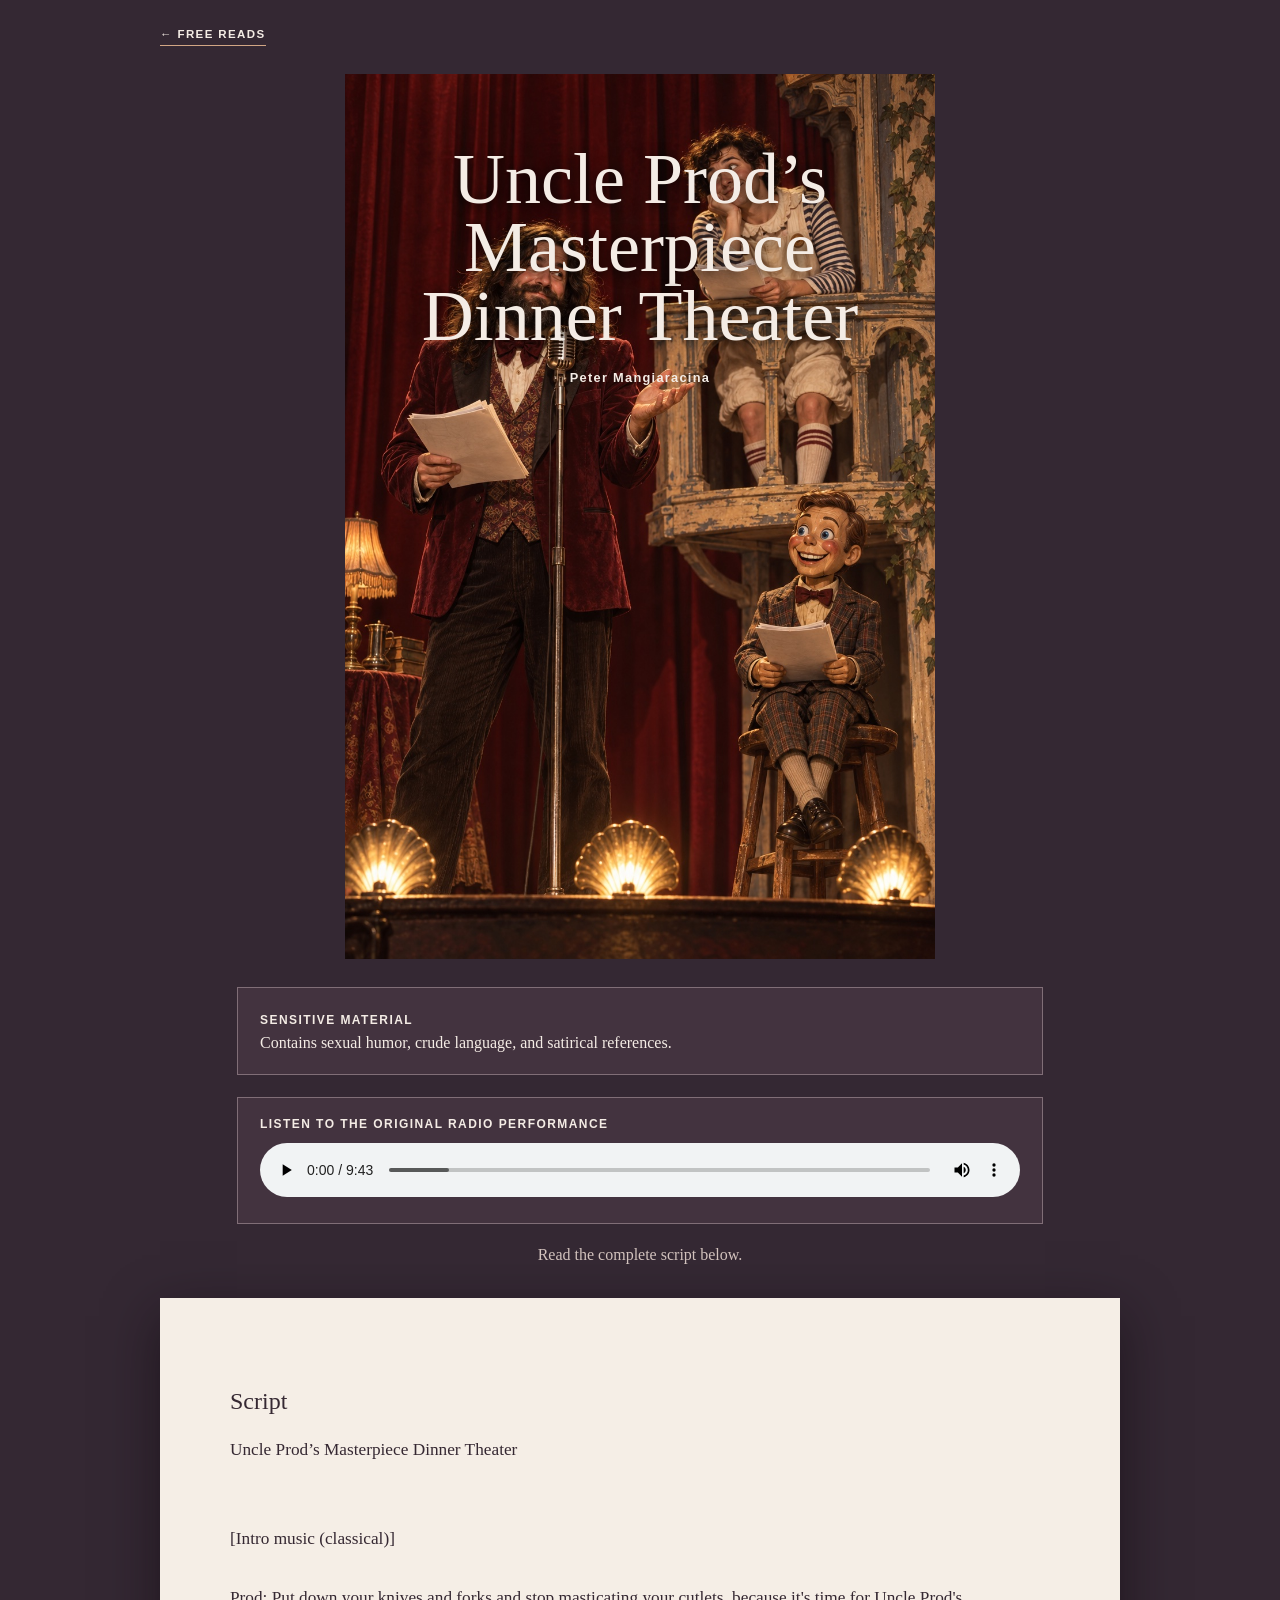
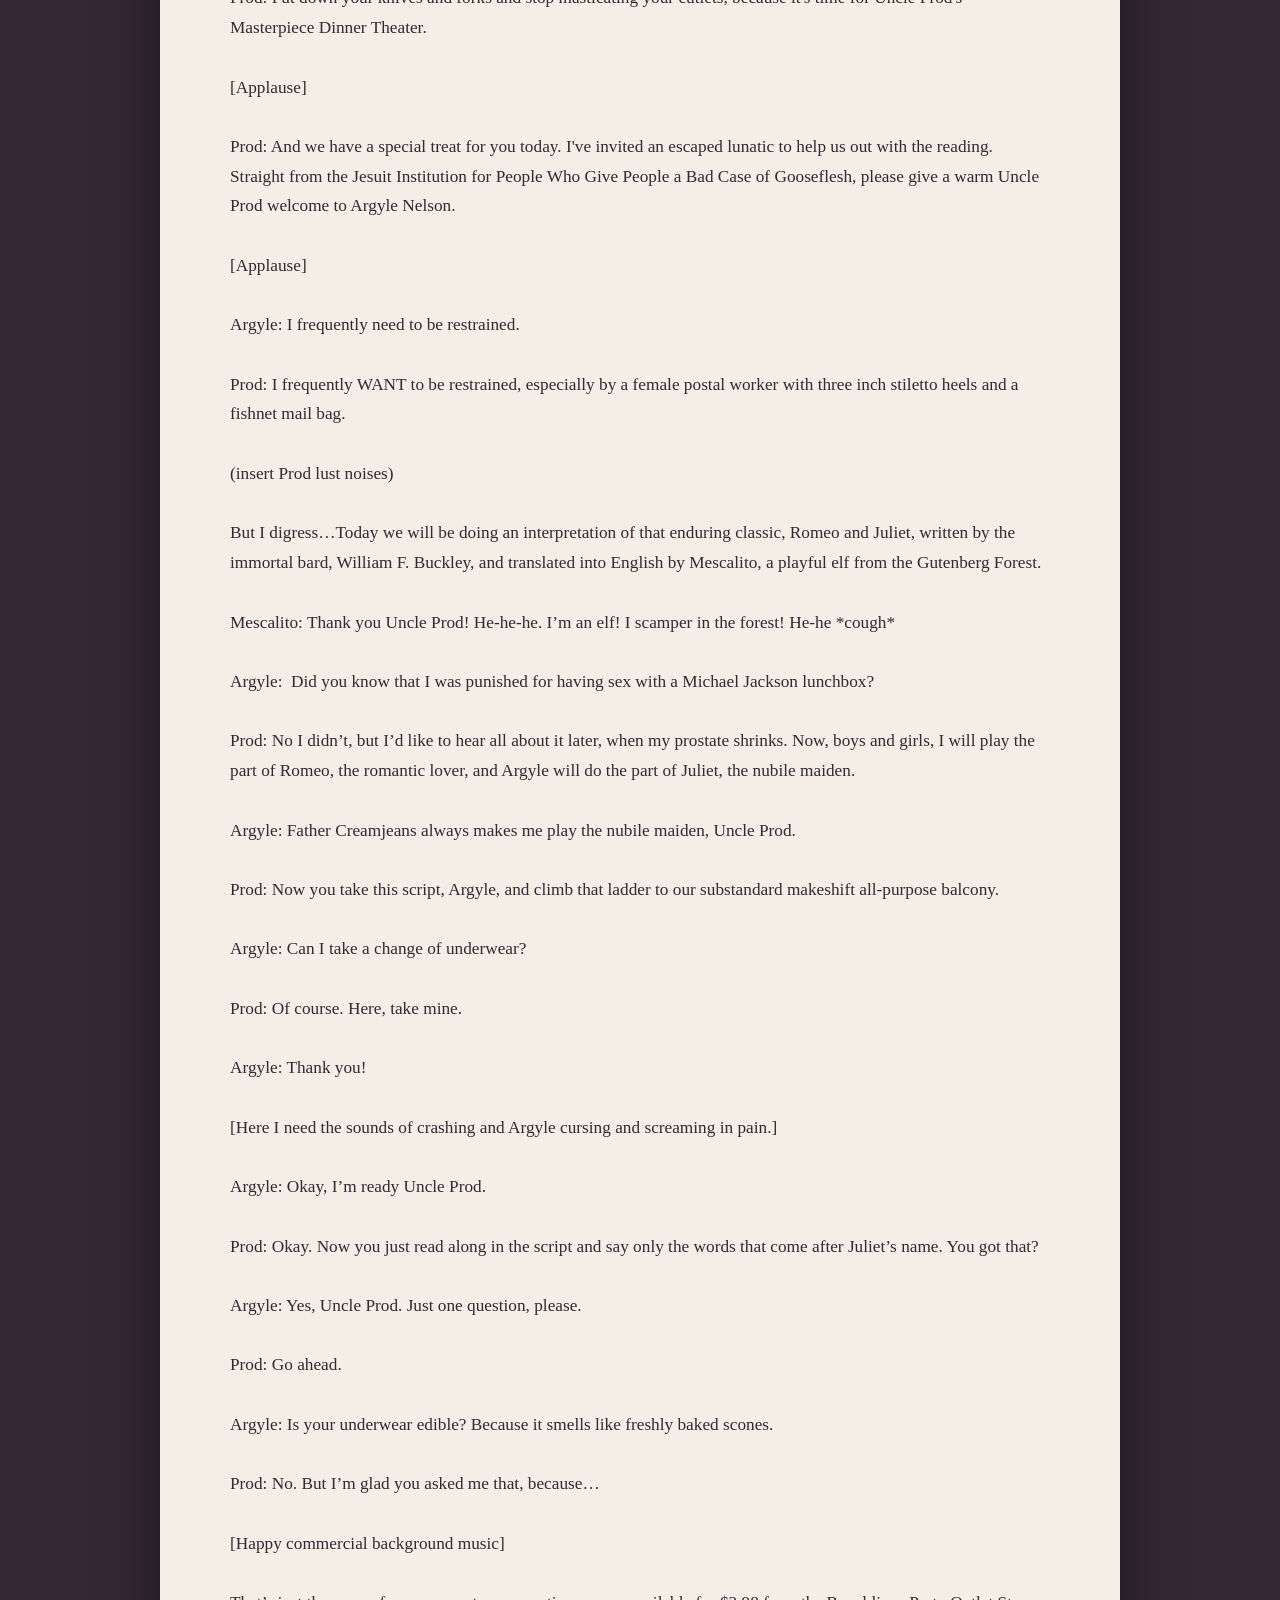
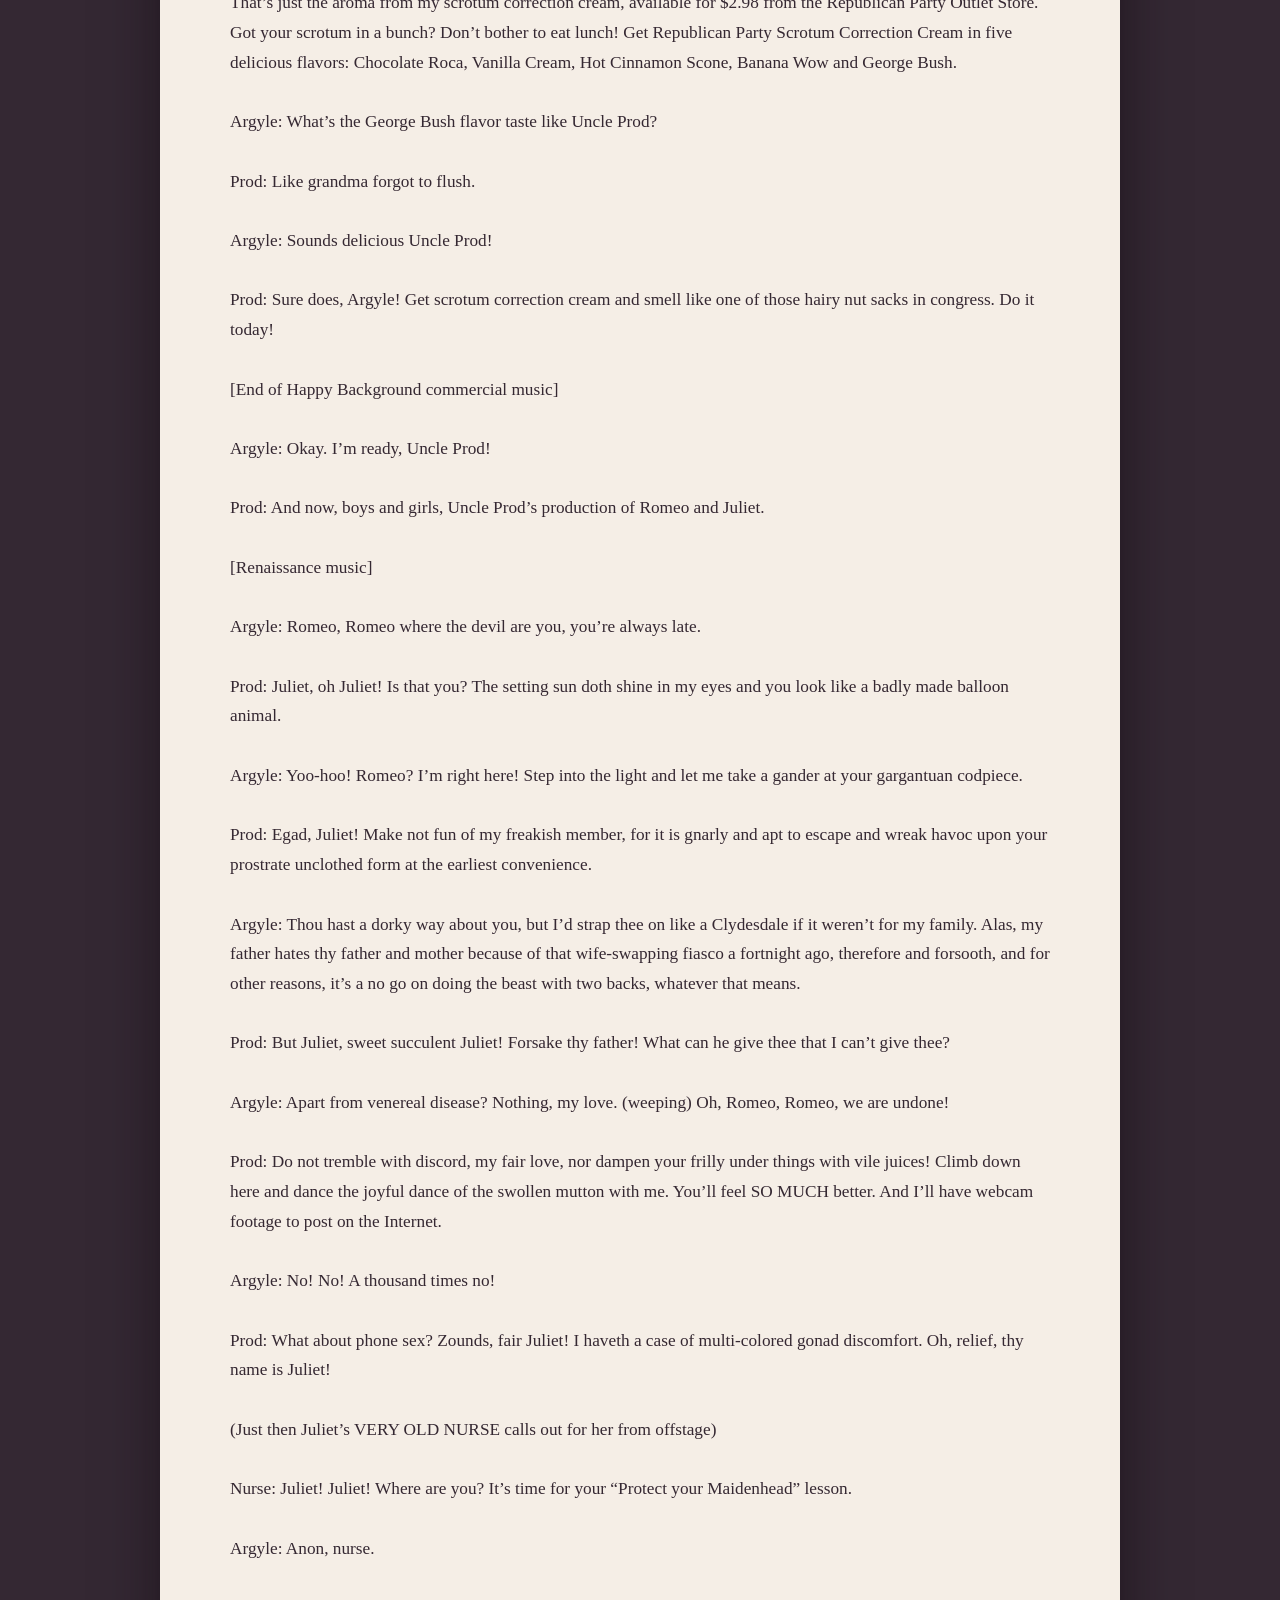
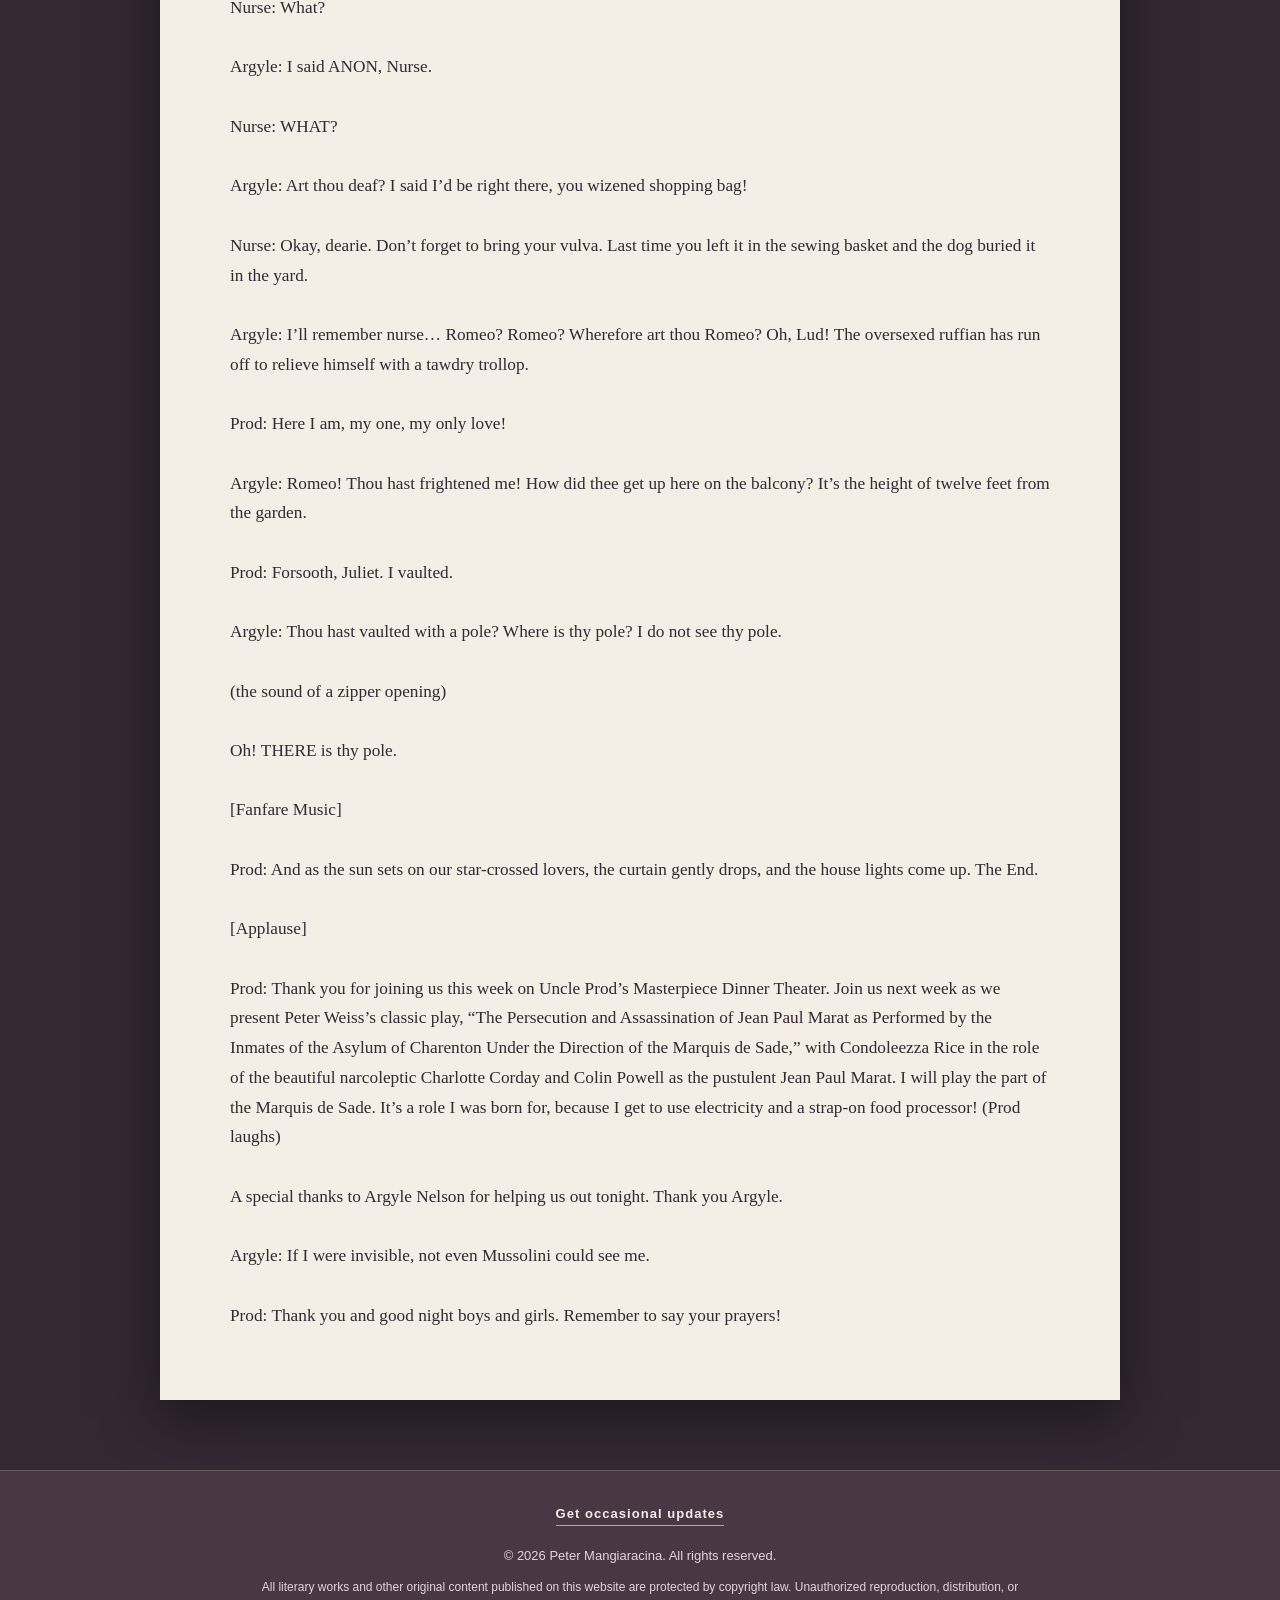
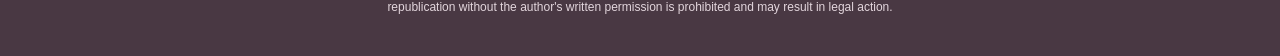
<file: uncle-prods-masterpiece-dinner-theater.html>
<!doctype html><meta charset="utf-8"><meta name="viewport" content="width=device-width,initial-scale=1"><title>Uncle Prod’s Masterpiece Dinner Theater | Peter Mangiaracina</title>
<link rel="canonical" href="https://rabidscribe.com/uncle-prods-masterpiece-dinner-theater.html"><link rel="stylesheet" href="site-footer.css?v=20261106">
<style>body{margin:0;background:#342833;color:#f4ece5;font-family:Georgia,serif}.w{width:min(960px,calc(100% - 32px));margin:auto}.back{display:inline-block;margin:28px 0;color:#f4ece5;font:700 .72rem Arial,sans-serif;letter-spacing:.12em;text-transform:uppercase;text-decoration:none;border-bottom:1px solid #d1a685;padding-bottom:5px}.cover{position:relative;max-width:590px;margin:0 auto 28px}.cover img{width:100%;display:block}.cover h1{position:absolute;top:8%;left:8%;right:8%;margin:0;text-align:center;text-shadow:0 2px 14px #000;font-size:clamp(2rem,6vw,4.5rem);font-weight:400;line-height:.95}.cover .by{position:absolute;top:32%;left:0;right:0;text-align:center;font:700 .8rem Arial,sans-serif;letter-spacing:.1em}.notice,.audio{max-width:760px;margin:0 auto 22px;padding:19px 22px;background:#43333f;border:1px solid #806e77;line-height:1.5}.notice strong,.audio p{font:700 .75rem Arial,sans-serif;letter-spacing:.12em;text-transform:uppercase}.audio p{margin:0 0 12px}.audio audio{width:100%}.paper{max-width:860px;margin:34px auto 70px;padding:clamp(28px,6vw,70px);background:#f5eee6;color:#352832;box-shadow:0 18px 50px #100a1099}.paper h2{font-weight:400}.paper pre{white-space:pre-wrap;font:1.08rem/1.72 Georgia,serif;margin:0}.hint{color:#d2c2bd;text-align:center} @media(max-width:600px){.cover h1{font-size:2.15rem}.paper{padding:26px 22px}.paper pre{font-size:1rem}}</style><main class="w"><a class="back" href="free-reads.html">← Free Reads</a><section class="cover"><img src="uncle-prods-masterpiece-dinner-theater-cover.jpg" alt="Uncle Prod, Argyle, and the Mescalito puppet on a dinner theater stage"><h1>Uncle Prod’s<br>Masterpiece Dinner Theater</h1><p class="by">Peter Mangiaracina</p></section><section class="notice"><strong>Sensitive material</strong><br>Contains sexual humor, crude language, and satirical references.</section><section class="audio"><p>Listen to the original radio performance</p><audio controls preload="metadata"><source src="uncle-prods-masterpiece-dinner-theater.mp3" type="audio/mpeg">Your browser does not support audio. <a href="uncle-prods-masterpiece-dinner-theater.mp3">Download the MP3</a>.</audio></section><p class="hint">Read the complete script below.</p><article class="paper"><h2>Script</h2><pre id="script">Loading the script…</pre></article></main><script>fetch("uncle-prods-masterpiece-dinner-theater.txt").then(r=>r.text()).then(t=>document.getElementById("script").textContent=t.trim()).catch(()=>document.getElementById("script").textContent="The script could not be loaded.")</script>
<footer class="site-copyright">
  <div class="site-copyright-inner">
    <p class="site-updates"><a href="index.html#mailing-note-title">Get occasional updates</a></p>
    <p class="site-copyright-line">© 2026 Peter Mangiaracina. All rights reserved.</p>
    <p class="site-copyright-terms">All literary works and other original content published on this website are protected by copyright law. Unauthorized reproduction, distribution, or republication without the author's written permission is prohibited and may result in legal action.</p>
  </div>
</footer>
</file>
<file: site-footer.css>
/* Shared copyright styling for every Rabid Scribe page. */
footer.site-copyright {
  box-sizing: border-box;
  display: block;
  width: 100%;
  margin: 0;
  padding: 32px 20px 38px;
  border: 0;
  border-top: 1px solid rgba(243, 236, 232, .18);
  background: #493843;
  color: #e2d5dc;
  font: 400 13px/1.65 Arial, Helvetica, sans-serif;
  letter-spacing: normal;
  text-align: center;
}
.site-copyright .site-copyright-inner { max-width: 780px; margin: 0 auto; }
.site-copyright .site-updates { margin: 0 0 20px; font: inherit; }
.site-copyright .site-updates a {
  color: #f3ece8;
  font-weight: 700;
  letter-spacing: .08em;
  text-decoration: none;
  border-bottom: 1px solid #c79aa5;
  padding-bottom: 4px;
}
.site-copyright .site-updates a:hover { color: #c79aa5; }
.site-copyright .site-updates a:focus-visible { outline: 2px solid #c79aa5; outline-offset: 5px; }
.site-copyright .site-copyright-line { margin: 0; font: inherit; color: inherit; }
.site-copyright .site-copyright-terms { margin: 12px 0 0; font: inherit; font-size: 12px; color: inherit; }
.site-copyright .ai-writing-note { margin: 16px auto 0; }
</file>
<file: free-read-scroll.css>
:root{--free-read-bg:#342833;--free-read-panel:#43333f;--free-read-paper:#f5eee6;--free-read-ink:#352832;--free-read-line:#d1a685}html{background:var(--free-read-bg)}body{background:var(--free-read-bg)!important;color:var(--free-read-paper)!important}.reader-shell,.shell{width:min(900px,calc(100% - 32px))!important;margin:0 auto!important;padding:28px 0 70px!important}.reader-bar,.bar{display:flex!important;justify-content:space-between!important;gap:20px!important;margin:0 0 30px!important;color:#dfcfc8!important}.reader-bar a,.bar a,.back{color:#fff!important;border-bottom-color:var(--free-read-line)!important}.scroll-story-header{margin:0 auto 22px;padding:clamp(28px,6vw,56px);background:var(--free-read-panel);border:1px solid #78626c;text-align:center}.scroll-story-header p{margin:0;color:#dfcfc8;font:700 .72rem Arial,Helvetica,sans-serif;letter-spacing:.16em;text-transform:uppercase}.scroll-story-header h1{max-width:720px;margin:.7rem auto;color:var(--free-read-paper);font:400 clamp(2rem,6vw,4.25rem)/.98 Georgia,'Times New Roman',serif}.cover-view,.reader-controls,.controls,.hint,.screen-reader-only,.folio,.title-page{display:none!important}.book-stage,.stage{display:block!important;min-height:0!important}.spread-view{display:block!important}.spread{display:block!important;max-width:760px!important;margin:0 auto!important;padding:clamp(30px,6vw,70px)!important;background:var(--free-read-paper)!important;color:var(--free-read-ink)!important;box-shadow:0 18px 50px #100a1099!important}.spread::before{display:none!important}main .page,main .page[hidden],main .page.is-mobile-page,main .page.mobile{display:block!important;min-height:0!important;padding:0!important;overflow:visible!important;background:transparent!important}.page-inner{max-width:none!important;margin:0!important}.page p{margin:0 0 1.15em!important;font-size:clamp(1.04rem,2vw,1.2rem)!important;line-height:1.72!important}.page .lead:first-letter{color:#785043!important}.page .address,.page .letter{margin:1.5em 0!important;padding:1.25em!important;border-left:3px solid var(--free-read-line)!important;background:#eee3d7!important}.phrase{padding:.65em .8em;border-left:3px solid var(--free-read-line);background:#eee3d7}@media(max-width:640px){.reader-shell,.shell{width:min(100% - 22px,760px)!important;padding-top:18px!important}.reader-bar .byline,.bar .byline{display:none!important}.spread{padding:30px 25px!important}}

html body .cover-view{display:block!important;width:100%!important;margin:0 0 22px!important;filter:none!important}html body .cover{position:relative!important;width:100%!important;aspect-ratio:auto!important;min-height:0!important;padding:clamp(28px,6vw,56px)!important;background:var(--free-read-panel)!important;border:1px solid #78626c!important;box-shadow:none!important;text-align:center!important}html body .cover img,html body .cover::after{display:none!important}html body .cover-copy,html body .copy{position:static!important;inset:auto!important;display:block!important;padding:0!important;text-shadow:none!important}html body .cover-kicker,html body .kicker{margin:0 0 .7rem!important;color:#dfcfc8!important;font:700 .72rem Arial,Helvetica,sans-serif!important;letter-spacing:.16em!important;text-transform:uppercase!important}html body .cover h1{max-width:720px!important;margin:.7rem auto!important;color:var(--free-read-paper)!important;font:400 clamp(2rem,6vw,4.25rem)/.98 Georgia,'Times New Roman',serif!important}html body .cover-author,html body .author{margin:1rem 0 0!important;color:#dfcfc8!important;font:700 .72rem Arial,Helvetica,sans-serif!important;letter-spacing:.16em!important;text-transform:uppercase!important}html body .open,html body .open-book{display:none!important}

body.portrait-cover .cover{width:min(100%,650px)!important;aspect-ratio:2/3!important;margin:0 auto!important;padding:0!important;overflow:hidden!important;background:#17131a!important}body.portrait-cover .cover img{display:block!important;width:100%!important;height:100%!important;object-fit:cover!important}body.portrait-cover .cover::after{display:block!important;content:""!important;position:absolute!important;inset:0!important;background:linear-gradient(180deg,rgba(9,8,15,.34),transparent 44%,rgba(9,8,15,.56))!important}body.portrait-cover .cover-copy{position:absolute!important;z-index:1!important;inset:0!important;display:flex!important;padding:10% 9%!important;align-items:center!important;flex-direction:column!important;text-align:center!important;text-shadow:0 2px 18px #000!important}body.portrait-cover .cover-kicker{color:#efd6ad!important}body.portrait-cover .cover h1{color:#fff5df!important;margin:0!important}body.portrait-cover .cover-author{margin:auto 0 0!important;color:#fff5df!important}
</file>
